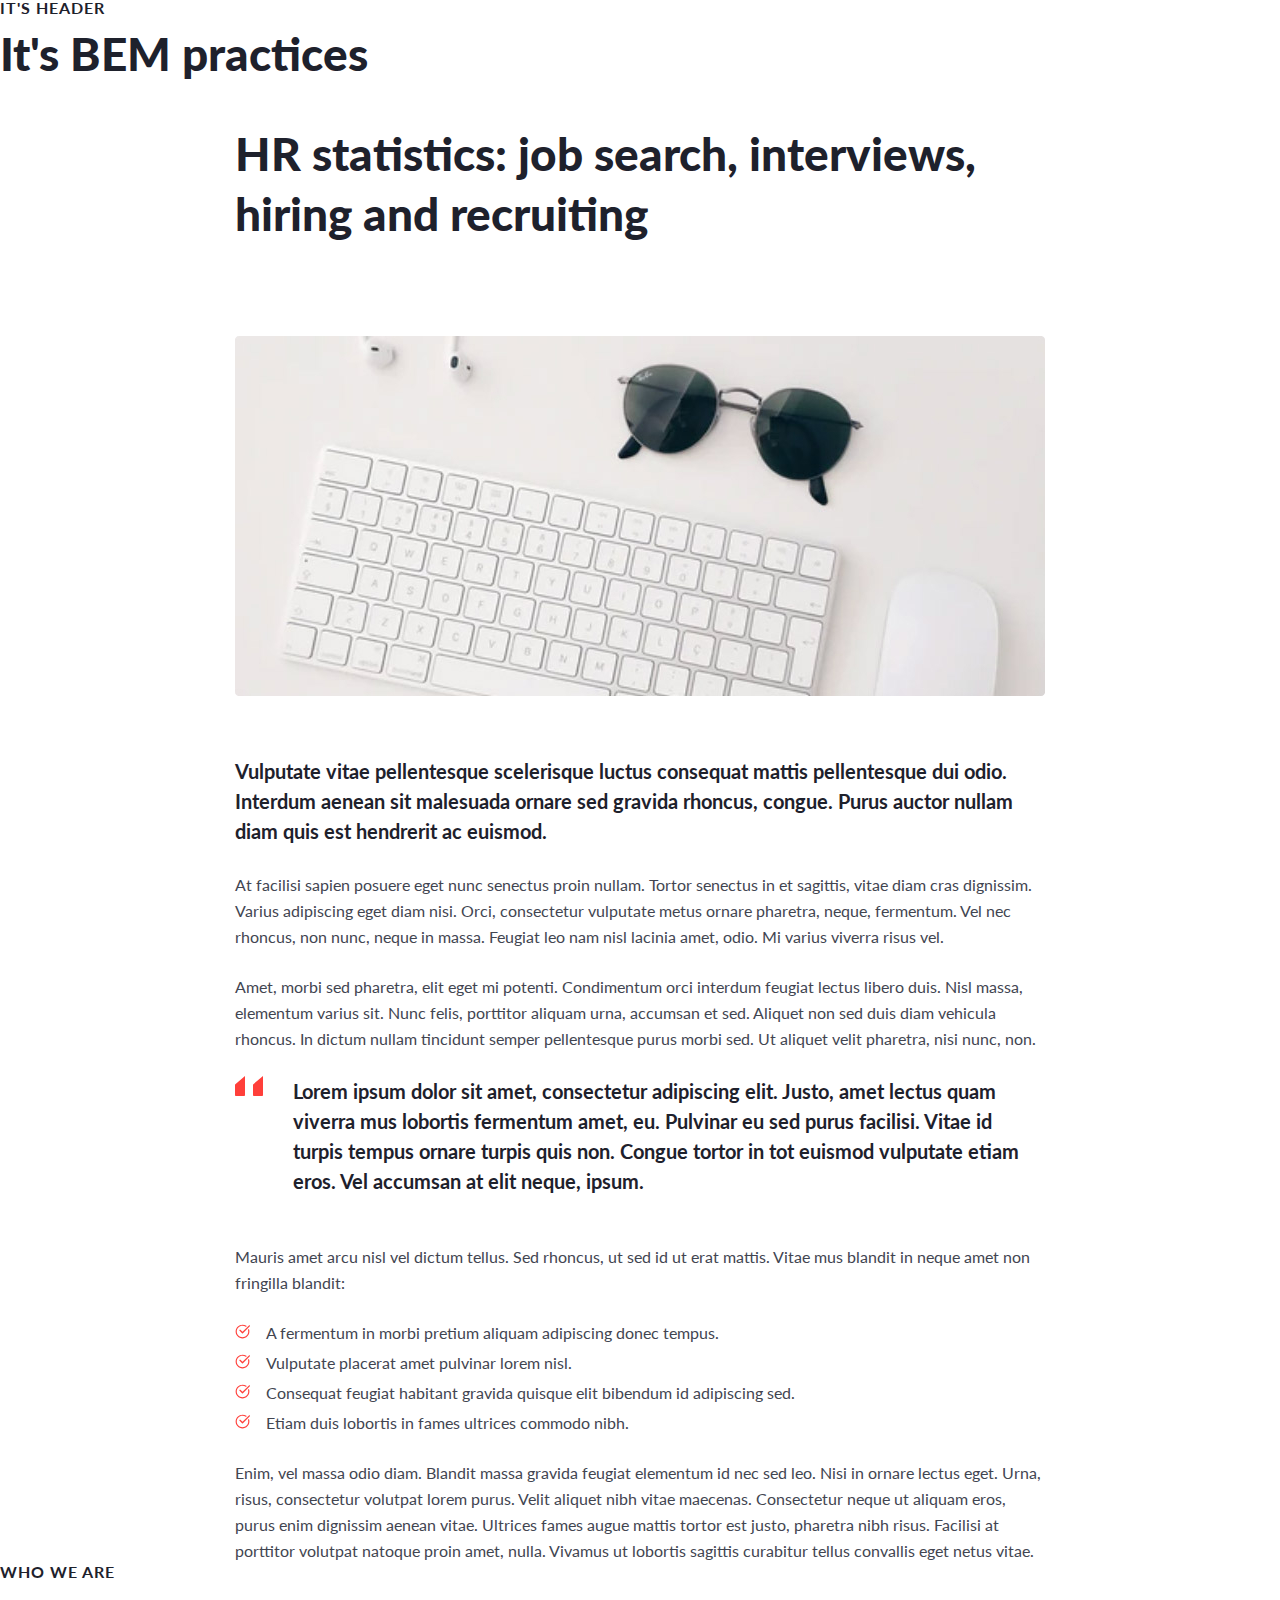
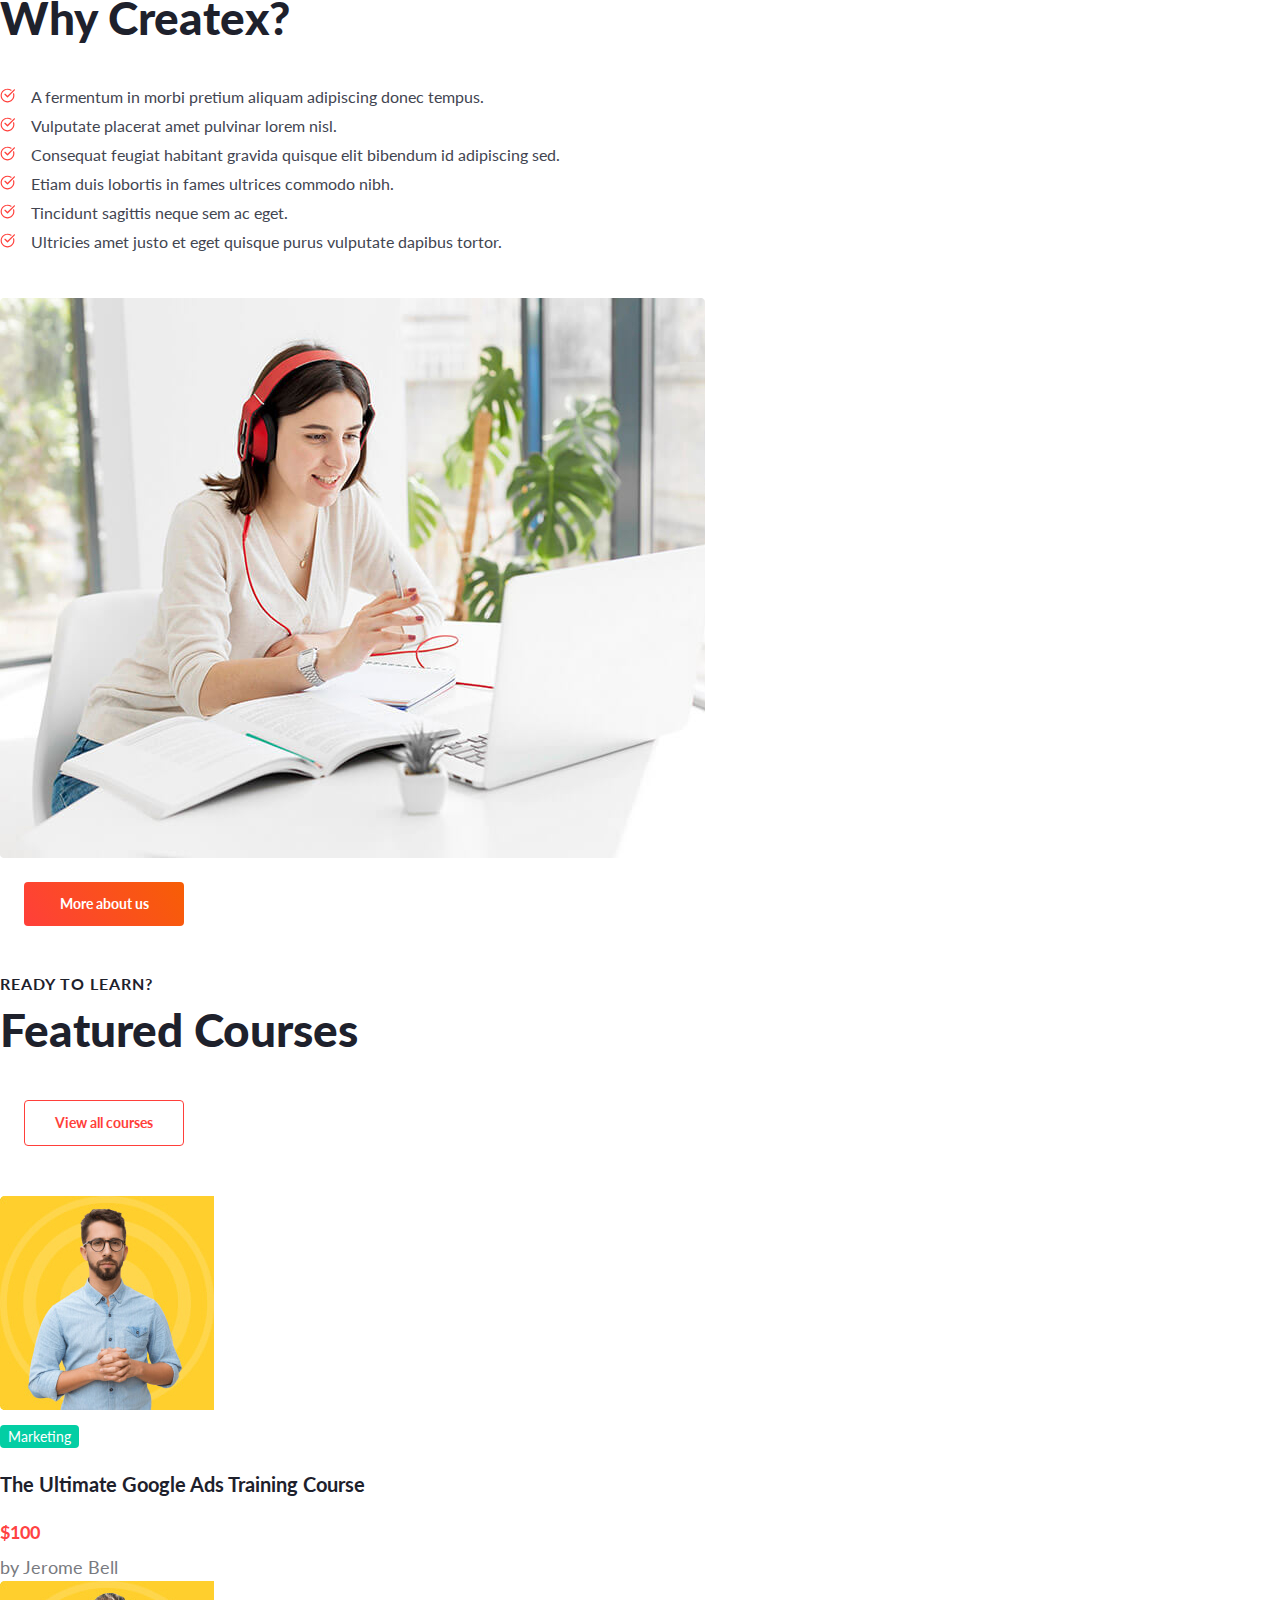
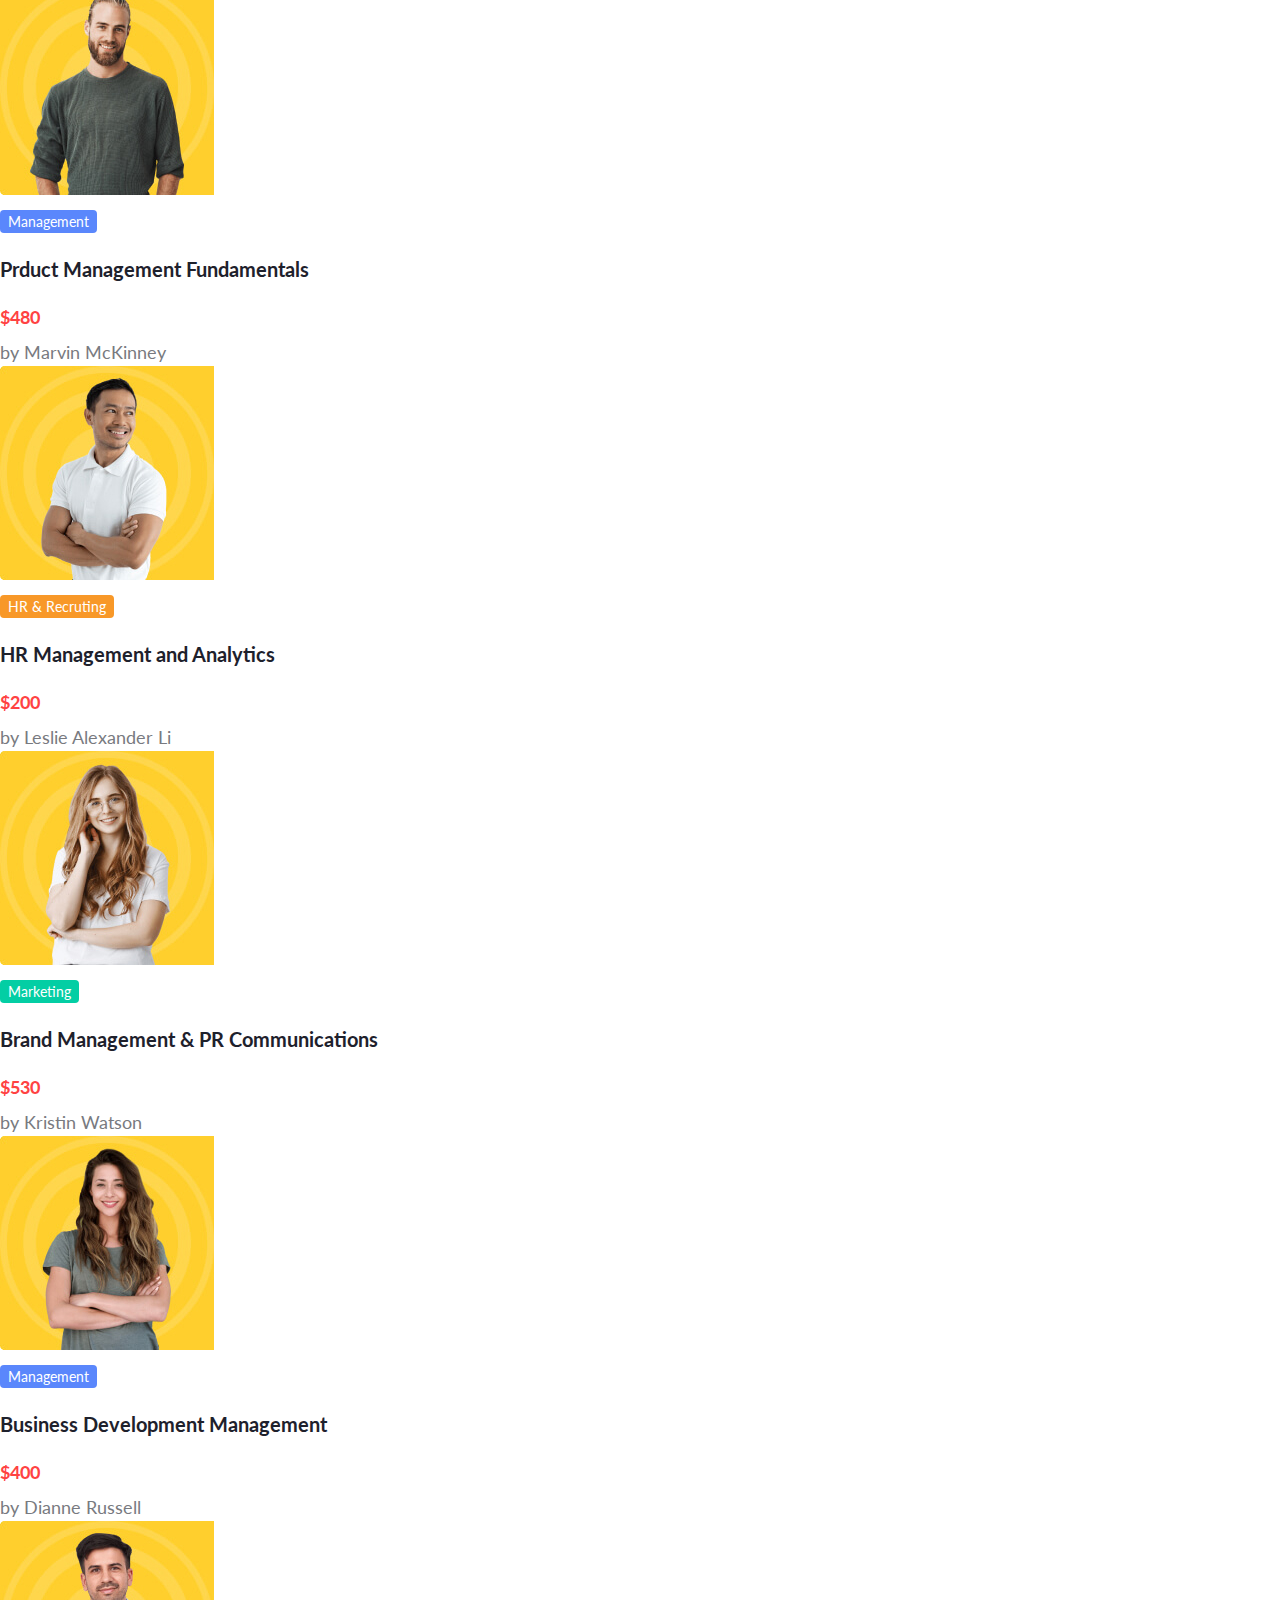
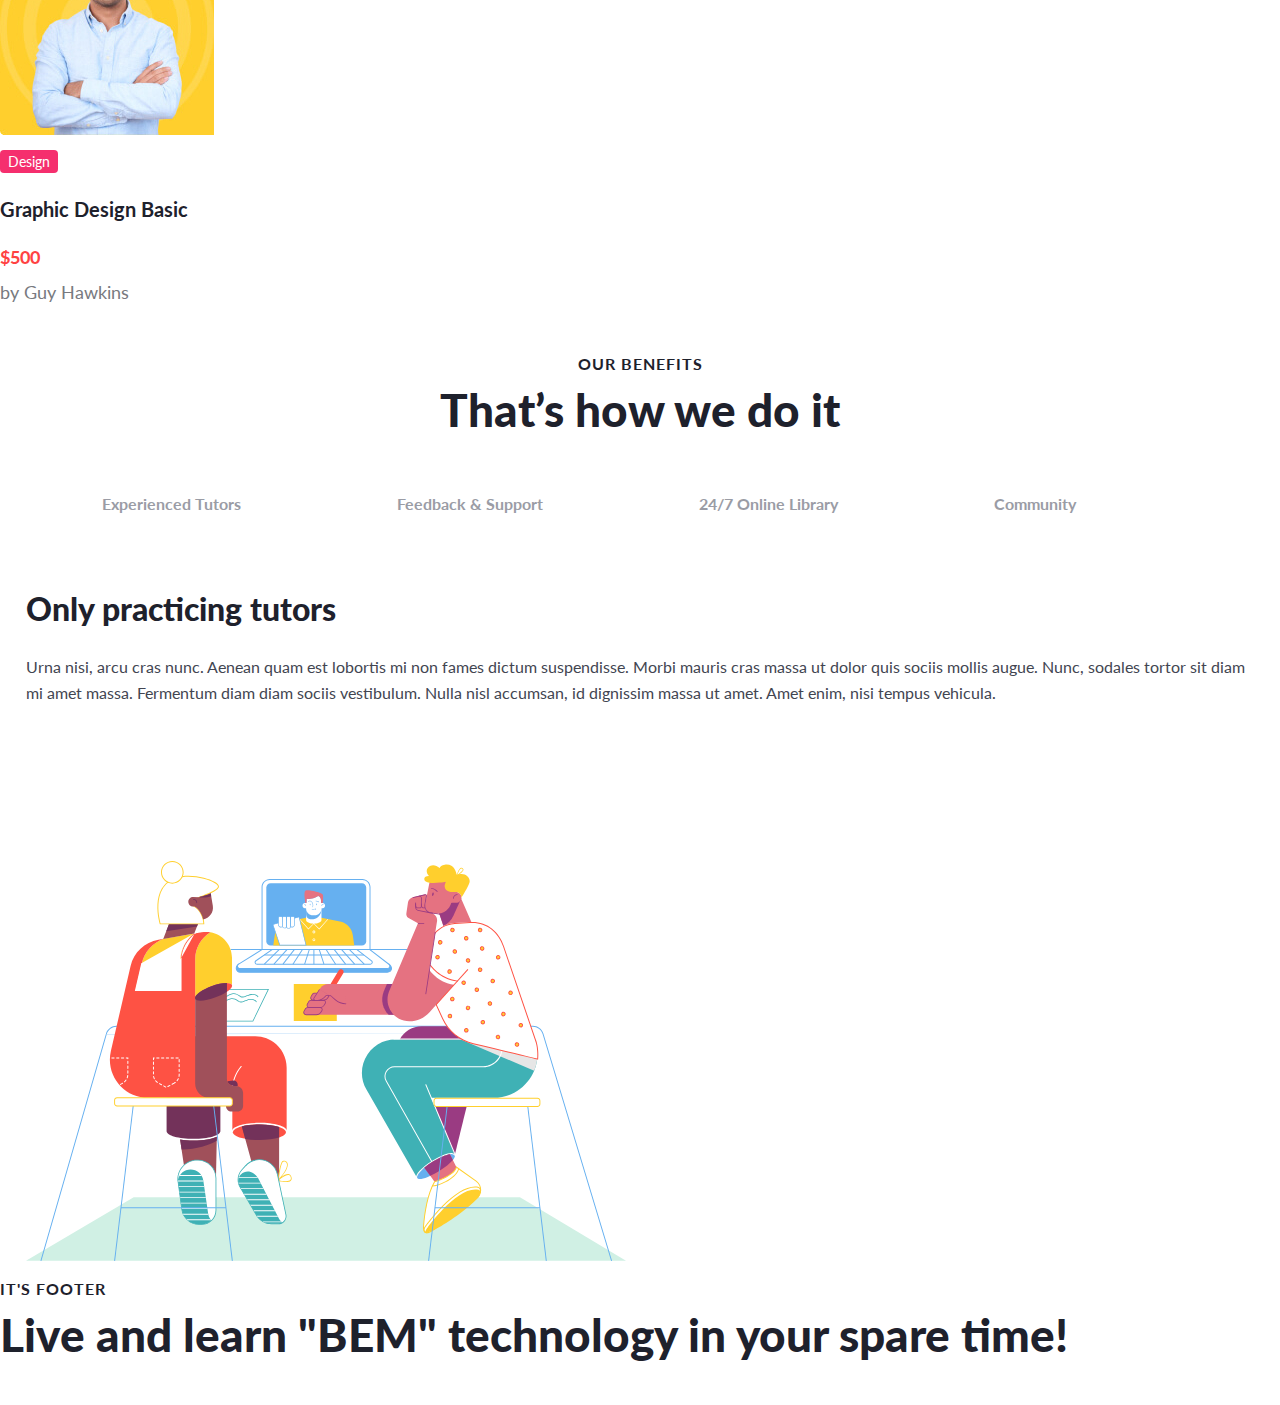
<file: lesson10/index.html>
<!DOCTYPE html>
<html lang="en">

<head>
    <meta charset="UTF-8">
    <meta name="viewport" content="width=device-width, initial-scale=1.0">
    <title>Document</title>
    <link rel="stylesheet" href="css/style.css">
</head>

<body>
    <header class="header">
        <div class="header__title-group title-group">
            <h6 class="title-group__subtitle">It's header</h6>
            <h2 class="title-group__title">It's BEM practices</h2>
        </div>
    </header>
    <main class="page">
        <div class="page__main-first main-first">
            <div class="main-first__container">
                <h1 class="main-first__title">HR statistics: job search, interviews, hiring and recruiting</h1>
                <div class="main-first__image">
                    <img src="img/content/keyboard.jpg" alt="photo of keybord">
                </div>
                <div class="main-first__highlight-text">
                    <p>Vulputate vitae pellentesque scelerisque luctus consequat mattis pellentesque dui odio. Interdum
                        aenean sit malesuada ornare sed gravida rhoncus, congue. Purus auctor nullam diam quis est
                        hendrerit
                        ac euismod. </p>
                </div>
                <div class="main-first__content">
                    <div class="main-first__text">
                        <p>At facilisi sapien posuere eget nunc senectus proin nullam. Tortor senectus in et sagittis,
                            vitae
                            diam cras dignissim. Varius adipiscing eget diam nisi. Orci, consectetur vulputate metus
                            ornare
                            pharetra, neque, fermentum. Vel nec rhoncus, non nunc, neque in massa. Feugiat leo nam nisl
                            lacinia amet, odio. Mi varius viverra risus vel.</p>
                        <p>Amet, morbi sed pharetra, elit eget mi potenti. Condimentum orci interdum feugiat lectus
                            libero
                            duis. Nisl massa, elementum varius sit. Nunc felis, porttitor aliquam urna, accumsan et sed.
                            Aliquet non sed duis diam vehicula rhoncus. In dictum nullam tincidunt semper pellentesque
                            purus
                            morbi sed. Ut aliquet velit pharetra, nisi nunc, non.
                        </p>
                    </div>
                    <div class="main-first__quote">
                        <blockquote>Lorem ipsum dolor sit amet, consectetur adipiscing elit. Justo, amet lectus quam
                            viverra
                            mus lobortis fermentum amet, eu. Pulvinar eu sed purus facilisi. Vitae id turpis tempus
                            ornare
                            turpis quis non. Congue tortor in tot euismod vulputate etiam eros. Vel accumsan at elit
                            neque,
                            ipsum.</blockquote>
                    </div>
                    <div class="main-first__text">
                        <p>Mauris amet arcu nisl vel dictum tellus. Sed rhoncus, ut sed id ut erat mattis. Vitae mus
                            blandit
                            in neque amet non fringilla blandit:</p>
                    </div>
                    <div class="main-first__list">
                        <ul>
                            <li>A fermentum in morbi pretium aliquam adipiscing donec tempus.</li>
                            <li>Vulputate placerat amet pulvinar lorem nisl.</li>
                            <li>Consequat feugiat habitant gravida quisque elit bibendum id adipiscing sed.</li>
                            <li>Etiam duis lobortis in fames ultrices commodo nibh.</li>
                        </ul>
                    </div>
                    <div class="main-first__text main-first__text--no-margin">
                        <p>Enim, vel massa odio diam. Blandit massa gravida feugiat elementum id nec sed leo. Nisi in
                            ornare
                            lectus eget. Urna, risus, consectetur volutpat lorem purus. Velit aliquet nibh vitae
                            maecenas.
                            Consectetur neque ut aliquam eros, purus enim dignissim aenean vitae. Ultrices fames augue
                            mattis tortor est justo, pharetra nibh risus. Facilisi at porttitor volutpat natoque proin
                            amet,
                            nulla. Vivamus ut lobortis sagittis curabitur tellus convallis eget netus vitae.</p>
                    </div>
                </div>
            </div>
        </div>
        <div class="page__main-second main-second">
            <div class="main-second__who-we-are who-we-are">
                <div class="who-we-are__title-group title-group">
                    <h6 class="title-group__subtitle">Who we are</h6>
                    <h2 class="title-group__title">Why Createx?</h2>
                </div>
                <ul class="who-we-are__list">
                    <li class="who-we-are__item">A fermentum in morbi pretium aliquam adipiscing donec tempus.</li>
                    <li class="who-we-are__item">Vulputate placerat amet pulvinar lorem nisl.</li>
                    <li class="who-we-are__item">Consequat feugiat habitant gravida quisque elit bibendum id adipiscing
                        sed.</li>
                    <li class="who-we-are__item">Etiam duis lobortis in fames ultrices commodo nibh.</li>
                    <li class="who-we-are__item">Tincidunt sagittis neque sem ac eget.</li>
                    <li class="who-we-are__item">Ultricies amet justo et eget quisque purus vulputate dapibus tortor.
                    </li>
                </ul>
                <div class="who-we-are__image">
                    <img src="img/content/girl.jpg" alt="photo of girl">
                </div>
                <a class="who-we-are__button button" href="#">
                    <div class="button__text">More about us</div>
                </a>
            </div>
            <div class="main-second__courses courses">
                <div class="courses__title-group title-group">
                    <h6 class="title-group__subtitle">Ready to learn?</h6>
                    <h2 class="title-group__title">Featured Courses</h2>
                </div>
                <a class="courses__white-button white-button" href="#">
                    <div class="white-button__text">View all courses</div>
                </a>
                <div class="courses__cards">
                    <div class="courses__course-item course-item">
                        <div class="course-item__image">
                            <img src="img/content/jerome.jpg" alt="photo of jerome">
                        </div>
                        <div class="course-item__subject">Marketing</div>
                        <h3 class="course-item__title">The Ultimate Google Ads Training Course</h3>
                        <div class="course-item__price">$100</div>
                        <div class="course-item__teacher">by Jerome Bell</div>
                    </div>
                    <div class="courses__course-item course-item">
                        <div class="course-item__image">
                            <img src="img/content/marvin.jpg" alt="photo of marvin">
                        </div>
                        <div class="course-item__subject course-item__subject--blue">Management</div>
                        <h3 class="course-item__title">Prduct Management Fundamentals</h3>
                        <div class="course-item__price">$480</div>
                        <div class="course-item__teacher">by Marvin McKinney</div>
                    </div>
                    <div class="courses__course-item course-item">
                        <div class="course-item__image">
                            <img src="img/content/li.jpg" alt="photo of li">
                        </div>
                        <div class="course-item__subject course-item__subject--orange">HR & Recruting</div>
                        <h3 class="course-item__title">HR Management and Analytics</h3>
                        <div class="course-item__price">$200</div>
                        <div class="course-item__teacher">by Leslie Alexander Li</div>
                    </div>
                    <div class="courses__course-item course-item">
                        <div class="course-item__image">
                            <img src="img/content/Kristin.jpg" alt="photo of Kristin">
                        </div>
                        <div class="course-item__subject">Marketing</div>
                        <h3 class="course-item__title">Brand Management & PR Communications</h3>
                        <div class="course-item__price">$530</div>
                        <div class="course-item__teacher">by Kristin Watson</div>
                    </div>
                    <div class="courses__course-item course-item">
                        <div class="course-item__image">
                            <img src="img/content/diane.jpg" alt="photo of diane">
                        </div>
                        <div class="course-item__subject course-item__subject--blue">Management</div>
                        <h3 class="course-item__title">Business Development Management</h3>
                        <div class="course-item__price">$400</div>
                        <div class="course-item__teacher">by Dianne Russell</div>
                    </div>
                    <div class="courses__course-item course-item">
                        <div class="course-item__image">
                            <img src="img/content/guy.jpg" alt="photo of guy">
                        </div>
                        <div class="course-item__subject course-item__subject--pink">Design</div>
                        <h3 class="course-item__title">Graphic Design Basic</h3>
                        <div class="course-item__price">$500</div>
                        <div class="course-item__teacher">by Guy Hawkins</div>
                    </div>

                </div>
            </div>
            <div class="main-second__benefits benefits">
                <div class="benefits__title-group title-group title-group--center">
                    <h6 class="title-group__subtitle ">Our benefits</h6>
                    <h2 class="title-group__title">That’s how we do it</h2>
                </div>
                <div class="benefits__container">
                    <a class="benefits__button" href="#">
                        <div class="benefits__label">Experienced Tutors</div>
                    </a>
                    <a class="benefits__button" href="#">
                        <div class="benefits__label">Feedback & Support</div>
                    </a>
                    <a class="benefits__button" href="#">
                        <div class="benefits__label">24/7 Online Library</div>
                    </a>
                    <a class="benefits__button" href="#">
                        <div class="benefits__label">Community</div>
                    </a>
                    <!-- </div> -->
                    <h2 class="benefits__title">Only practicing tutors</h2>
                    <div class="benefits__text">Urna nisi, arcu cras nunc. Aenean quam est lobortis mi non fames dictum
                        suspendisse. Morbi mauris cras massa ut dolor quis sociis mollis augue. Nunc, sodales tortor sit
                        diam mi amet massa. Fermentum diam diam sociis vestibulum. Nulla nisl accumsan, id dignissim
                        massa ut amet. Amet enim, nisi tempus vehicula.</div>
                    <div class="benefits__illustration">
                        <img src="img/content/illustration.svg" alt="picture of two people with computer">
                    </div>
                </div>
            </div>
        </div>

    </main>
    <footer class="footer">
        <div class="footer__title-group title-group">
            <h6 class="title-group__subtitle">It's footer</h6>
            <h2 class="title-group__title">Live and learn "BEM" technology in your spare time!</h2>
        </div>
    </footer>

</body>

</html>
</file>
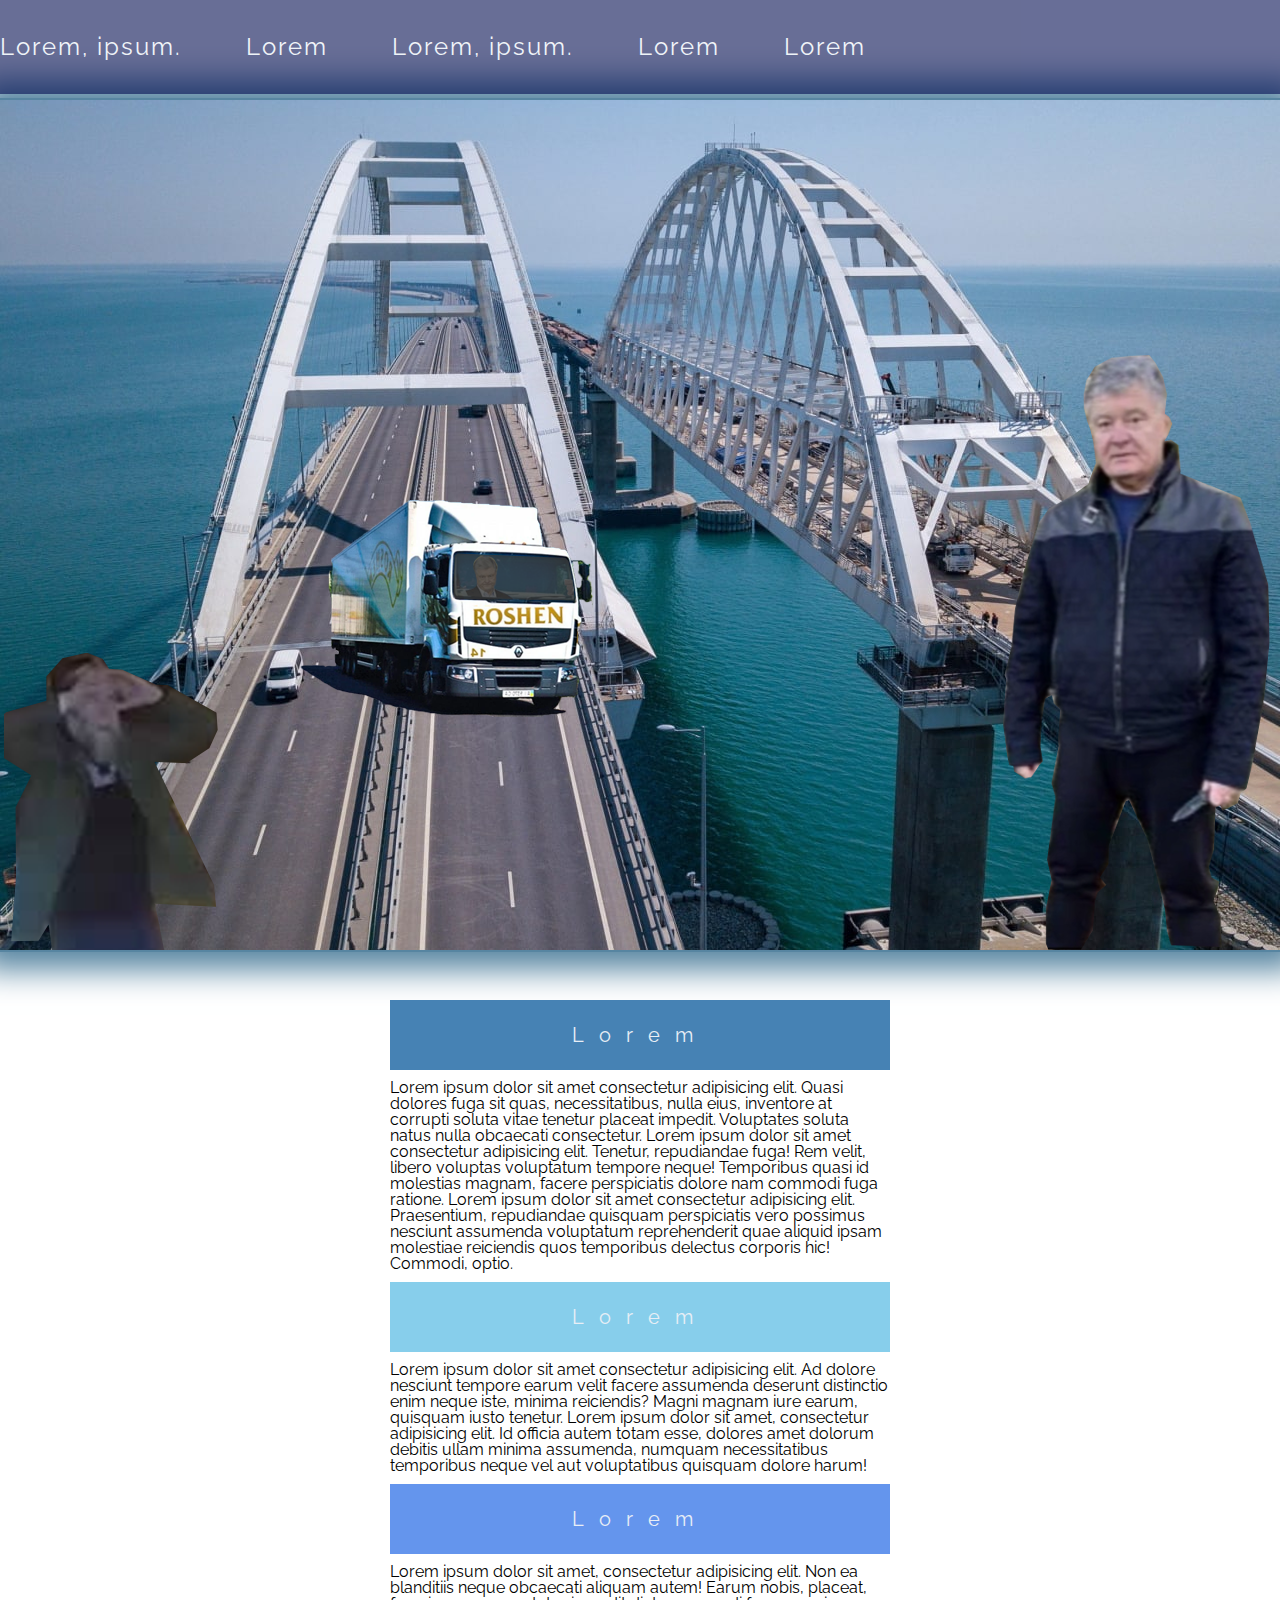
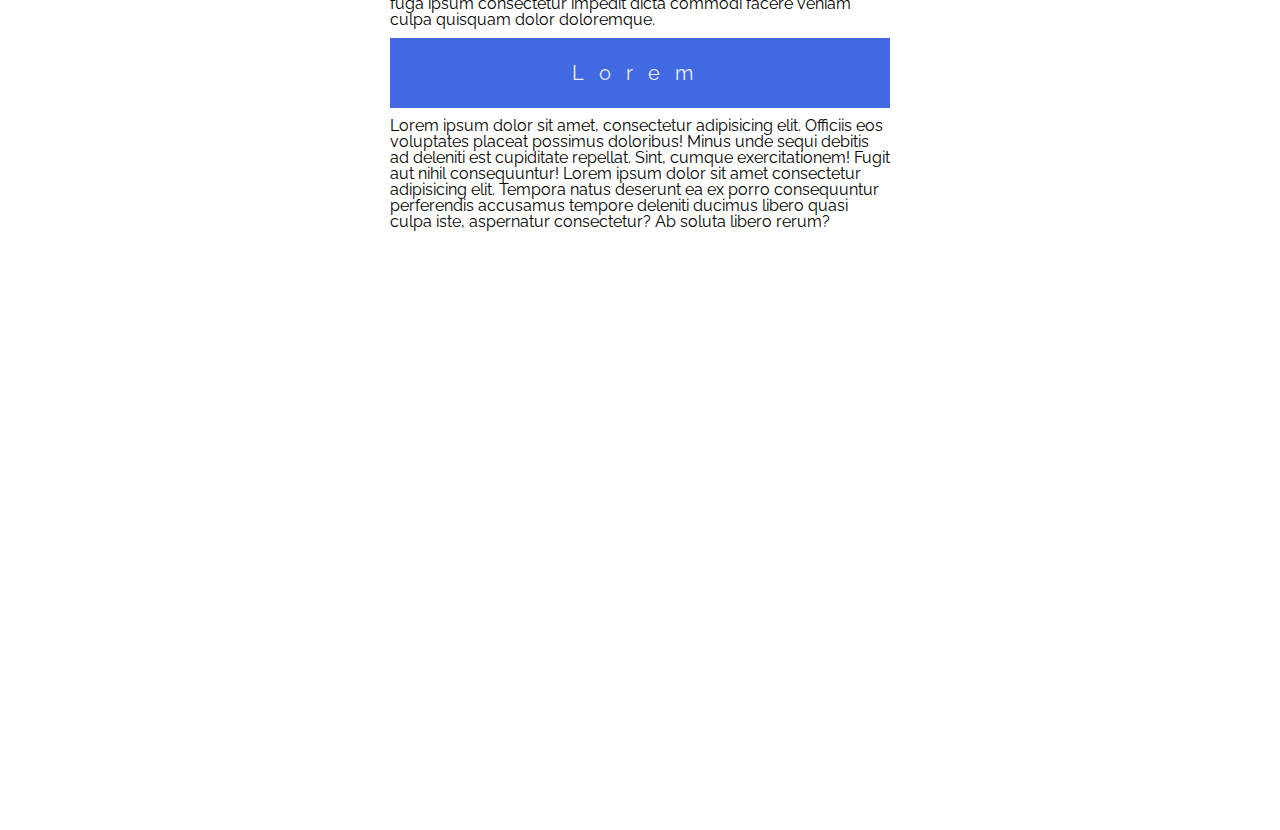
<file: lesson11/index.html>
<!DOCTYPE html>
<html lang="en">

<head>
    <meta charset="UTF-8">
    <meta name="viewport" content="width=device-width, initial-scale=1.0">
    <title>Lesson11</title>
    <link rel="stylesheet" href="css/style.css">
</head>

<body>
    <div class="wrapper">
        <header class="header">
            <div class="header__container">
                <ul class="header__menu menu">
                    <li class="menu__item"> <a href="#" class="menu__link"> Lorem, ipsum.</a></li>
                    <li class="menu__item"><a href="#" class="menu__link">Lorem</a></li>
                    <li class="menu__item"><a href="#" class="menu__link">Lorem, ipsum.</a>
                        <ul class="sub-menu">
                            <li class="sub-menu__item"><a href="#" class="sub-menu__link">sub-menu</a></li>
                            <li class="sub-menu__item"><a href="#" class="sub-menu__link">sub-menu</a> </li>
                            <li class="sub-menu__item"><a href="#" class="sub-menu__link">sub-menu</a></li>
                            <li class="sub-menu__item"><a href="#" class="sub-menu__link">sub-menu</a></li>
                        </ul>
                    </li>
                    <li class="menu__item"><a href="#" class="menu__link">Lorem</a></li>
                    <li class="menu__item"><a href="#" class="menu__link">Lorem</a></li>
                </ul>
            </div>
        </header>
        <main class="page">
            <div class="page__bridge">
                <div class="page__car car">
                    <div class="car__container">
                        <div class="car__truck">
                            <img src="img/content/car.png" alt="photo of the best car">
                        </div>
                        <div class="car__explosion">
                            <img src="img/content/explosion.png" alt="photo of explosion">
                        </div>
                        <div class="car__toner">
                            <img src="img/content/toner.png" alt="toner of car">
                        </div>
                        <div class="car__driver">
                            <img src="img/content/driver.png" alt="photo of the best driver">
                        </div>
                    </div>
                    <div class="car__dugin">
                        <img src="img/content/dugin.png" alt="photo of dugin">
                    </div>
                    <div class="car__poroshenko poroshenko">
                        <div class="poroshenko__body"><img src="img/content/rishennya.png" alt="photo of poroshenko">
                        </div>
                        <div class="poroshenko__smile"> <img src="img/content/smile.png" alt="picture of smile"> </div>
                    </div>

                </div>
            </div>
        </main>
        <footer class="footer">
            <div class="footer__container">
                <div class="footer__practice practice">
                    <div class="pracrice__block practice__block--steelblue">Lorem</div>
                    <p>Lorem ipsum dolor sit amet consectetur adipisicing elit. Quasi dolores fuga sit quas, necessitatibus, nulla eius, inventore at corrupti soluta vitae tenetur placeat impedit. Voluptates soluta natus nulla obcaecati consectetur. Lorem ipsum dolor sit amet consectetur adipisicing elit. Tenetur, repudiandae fuga! Rem velit, libero voluptas voluptatum tempore neque! Temporibus quasi id molestias magnam, facere perspiciatis dolore nam commodi fuga ratione. Lorem ipsum dolor sit amet consectetur adipisicing elit. Praesentium, repudiandae quisquam perspiciatis vero possimus nesciunt assumenda voluptatum reprehenderit quae aliquid ipsam molestiae reiciendis quos temporibus delectus corporis hic! Commodi, optio.</p>
                    <div class="pracrice__block practice__block--skyblue">Lorem</div>
                    <p>Lorem ipsum dolor sit amet consectetur adipisicing elit. Ad dolore nesciunt tempore earum velit facere assumenda deserunt distinctio enim neque iste, minima reiciendis? Magni magnam iure earum, quisquam iusto tenetur. Lorem ipsum dolor sit amet, consectetur adipisicing elit. Id officia autem totam esse, dolores amet dolorum debitis ullam minima assumenda, numquam necessitatibus temporibus neque vel aut voluptatibus quisquam dolore harum!</p>
                    <div class="pracrice__block practice__block--cornflowerblue">Lorem</div>
                    <p>Lorem ipsum dolor sit amet, consectetur adipisicing elit. Non ea blanditiis neque obcaecati aliquam autem! Earum nobis, placeat, fuga ipsum consectetur impedit dicta commodi facere veniam culpa quisquam dolor doloremque.</p>
                    <div class="pracrice__block practice__block--royalblue">Lorem</div>
                    Lorem ipsum dolor sit amet, consectetur adipisicing elit. Officiis eos voluptates placeat possimus doloribus! Minus unde sequi debitis ad deleniti est cupiditate repellat. Sint, cumque exercitationem! Fugit aut nihil consequuntur! Lorem ipsum dolor sit amet consectetur adipisicing elit. Tempora natus deserunt ea ex porro consequuntur perferendis accusamus tempore deleniti ducimus libero quasi culpa iste, aspernatur consectetur? Ab soluta libero rerum?
                </div>
            </div>
        </footer>
    </div>
</body>

</html>
</file>
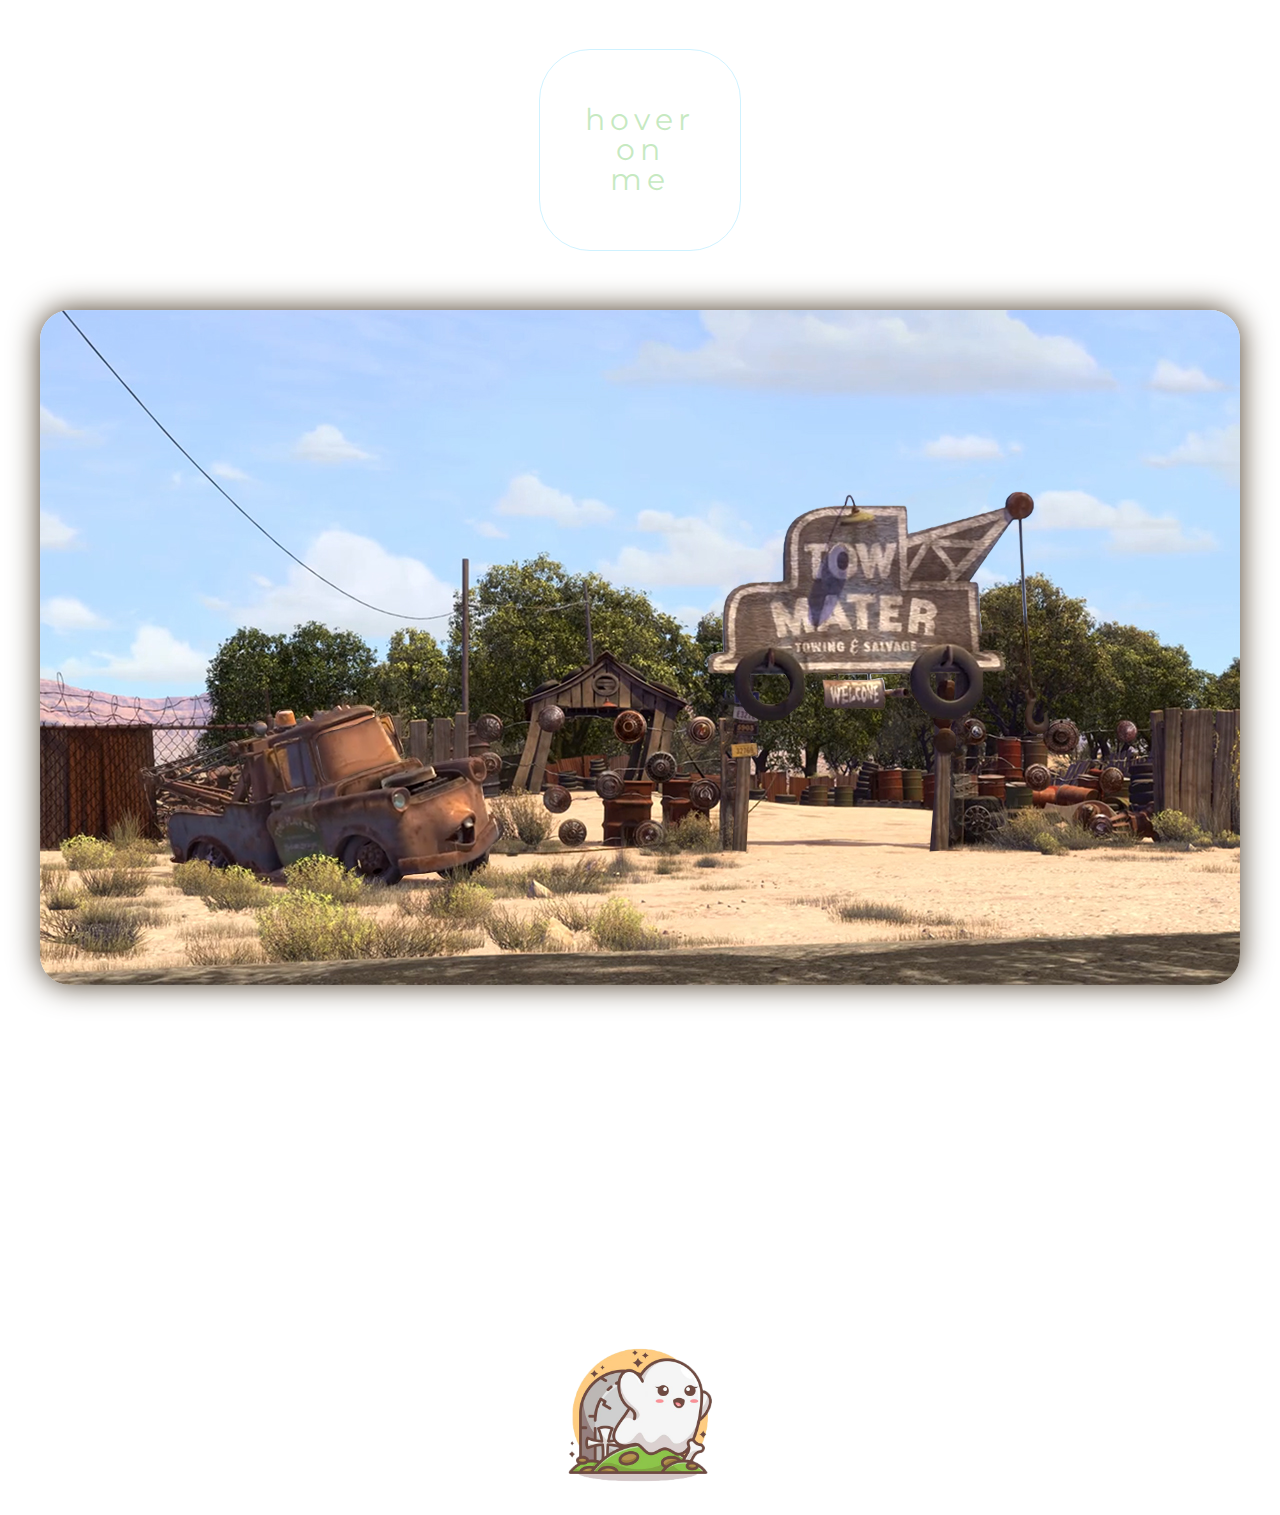
<file: lesson13/index.html>
<!DOCTYPE html>
<html lang="en">
<head>
    <meta charset="UTF-8">
    <meta name="viewport" content="width=device-width, initial-scale=1.0">
    <title>Lesson13</title>
    <link rel="stylesheet" href="css/style.css">
</head>
<body>
    <div class="wrapper">
        <header class="header">
            <div class="header__ghost ghost">
                <div class="ghost__content">
                    <img src="img/ghost.png" alt="photo og cuite ghost">
                </div>
            </div>
        </header>
        <main>
            <div class="main">
                <div class="main__container">
                
                    <div class="main__cars cars">
                        <div class="cars__metter">
                            <img src="img/metter.png" alt="photo of Metter">
                        </div>
                        <div class="cars__blink">
                            <img src="img/meter-blim.png" alt="photo of metter`s eyelied">
                        </div>
                        <div class="cars__banner banner">
                            <div class="banner__body">
                                <img src="img/banner.png" alt="photo of banner">
                            </div>
                            <div class="banner__left-support">
                                <img src="img/left-support.png" alt="photo of left support">
                            </div>
                            <div class="banner__right-support">
                                <img src="img/right-support.png" alt="photo of rigth support">
                            </div>

                        </div>
                        <div class="cars__sheriff sheriff">
                            <div class="sheriff-body">
                                <img src="img/sheriff.png" alt="photo of sheriff">
                            </div>
                            <div class="sheriff-light">
                                <img src="img/light.png" alt="photo of red light">
                            </div>
                        </div>

                    </div>
                </div>
            </div>
        </main>
        <footer class="footer">
            <div class="footer__container">
                <div class="footer__content">
                    <h2 class="footer__title">Lorem ipsum dolor sit amet.</h2>
                    <p class="footer__text">Lorem ipsum dolor sit, amet consectetur adipisicing elit. Debitis asperiores temporibus delectus illo. Totam assumenda inventore ducimus nesciunt deserunt unde at pariatur laboriosam similique! Reprehenderit earum architecto laboriosam harum est!</p>
                    <div class="footer__image">
                        <img src="img/ghost.png" alt="photo og cuite ghost">
                    </div>
                </div>
            </div>
        </footer>
    </div>
</body>
</html>
</file>
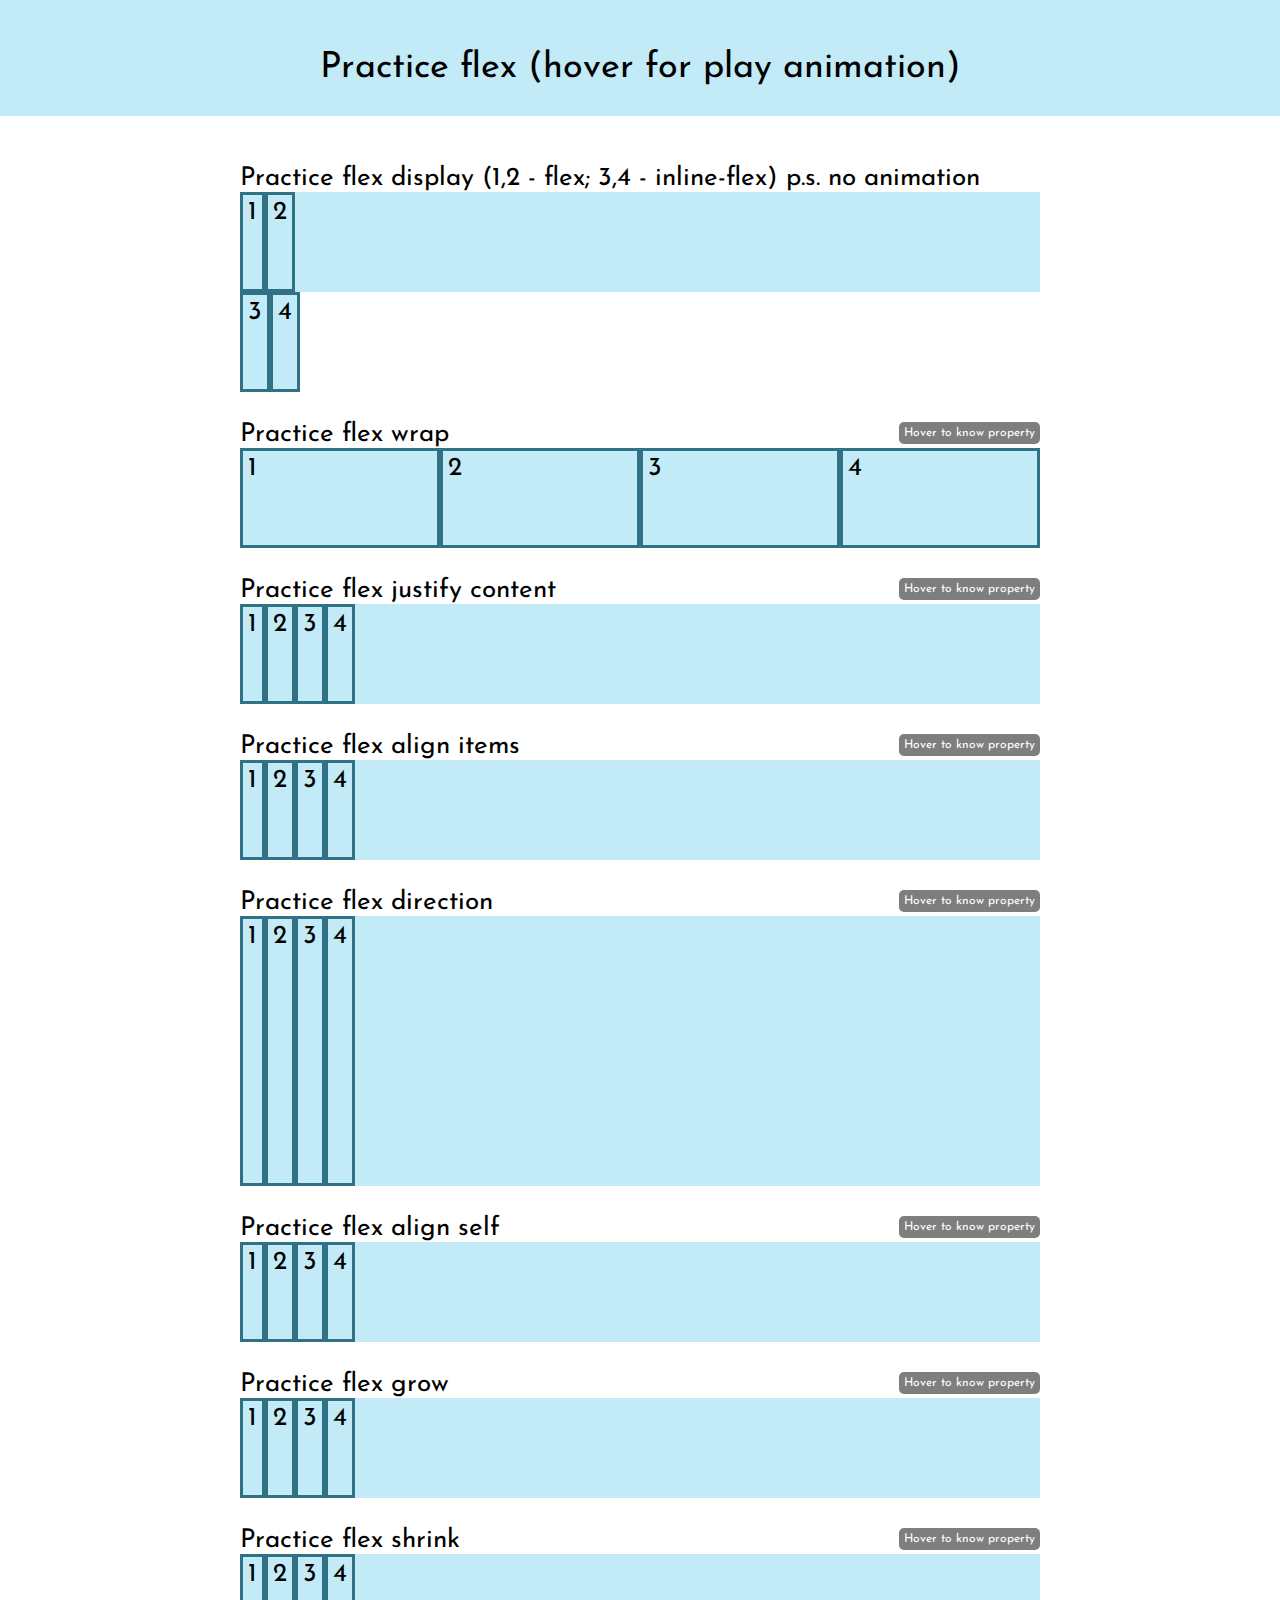
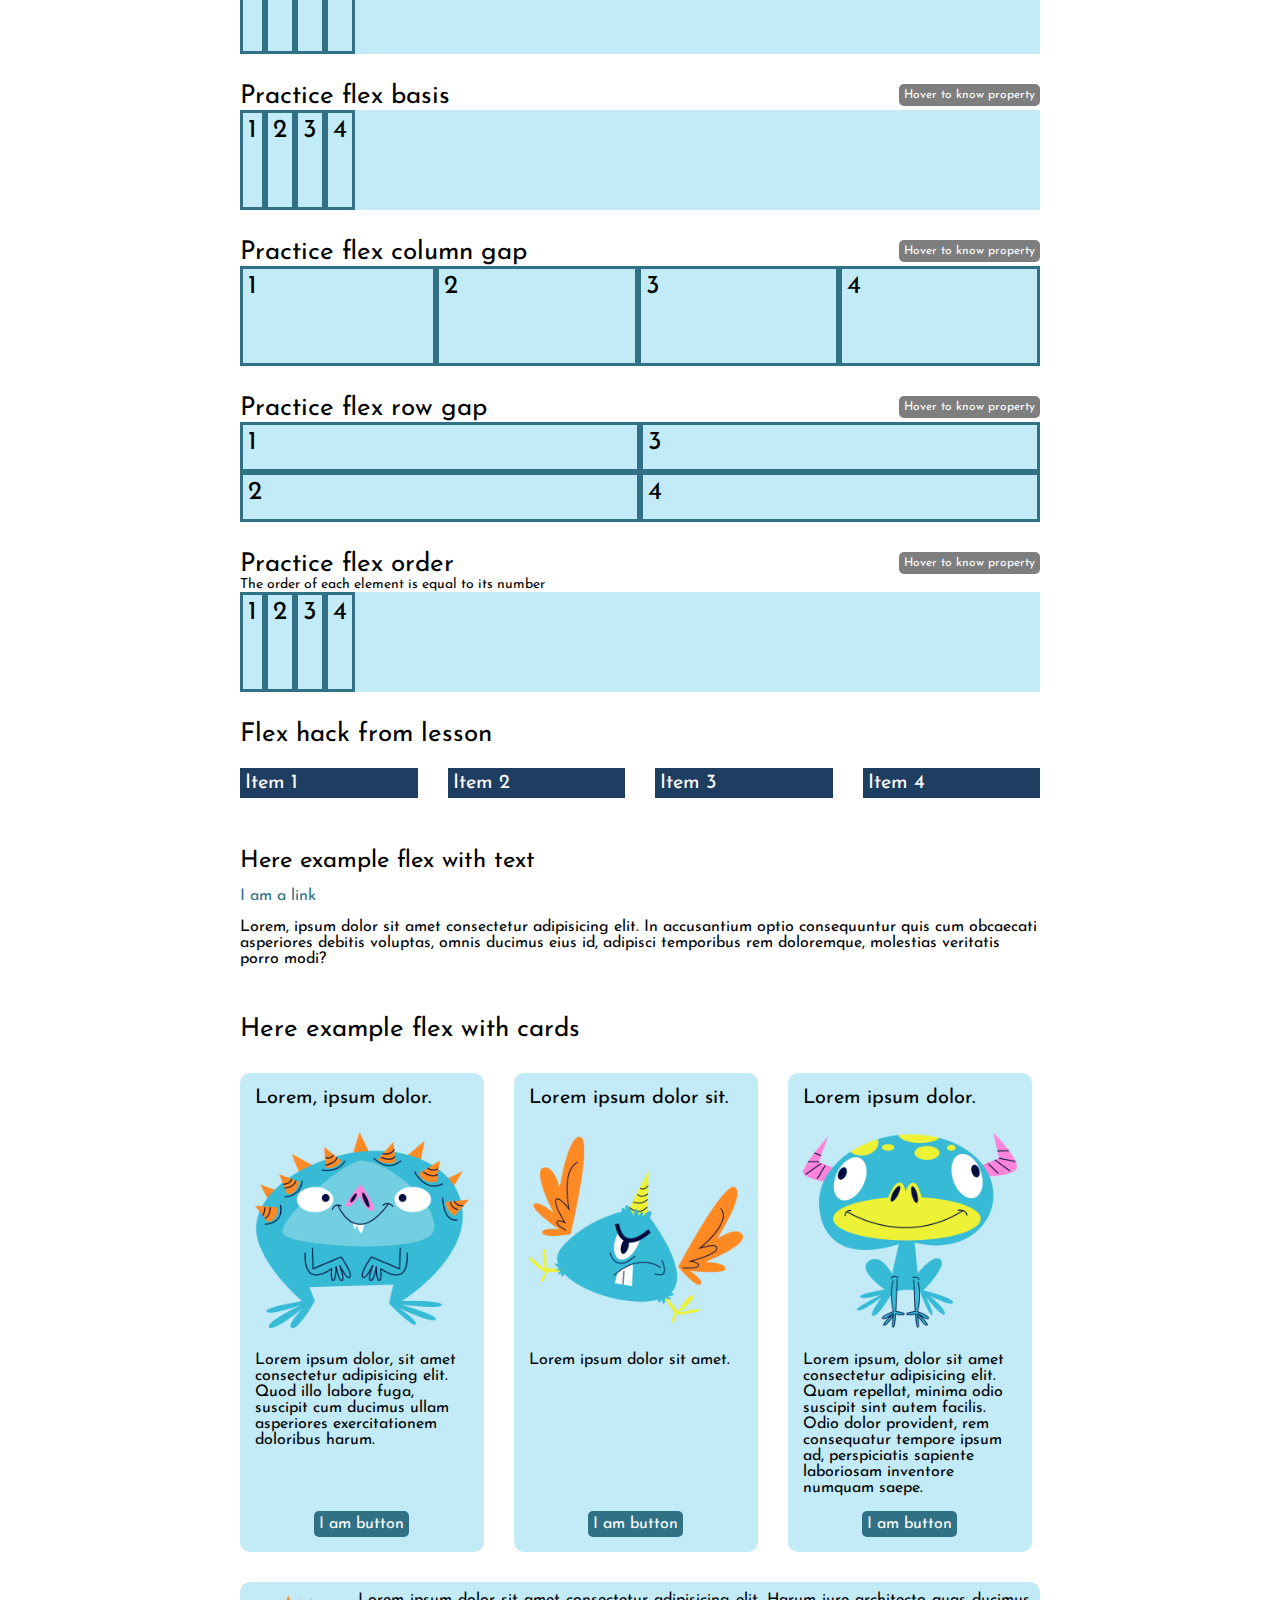
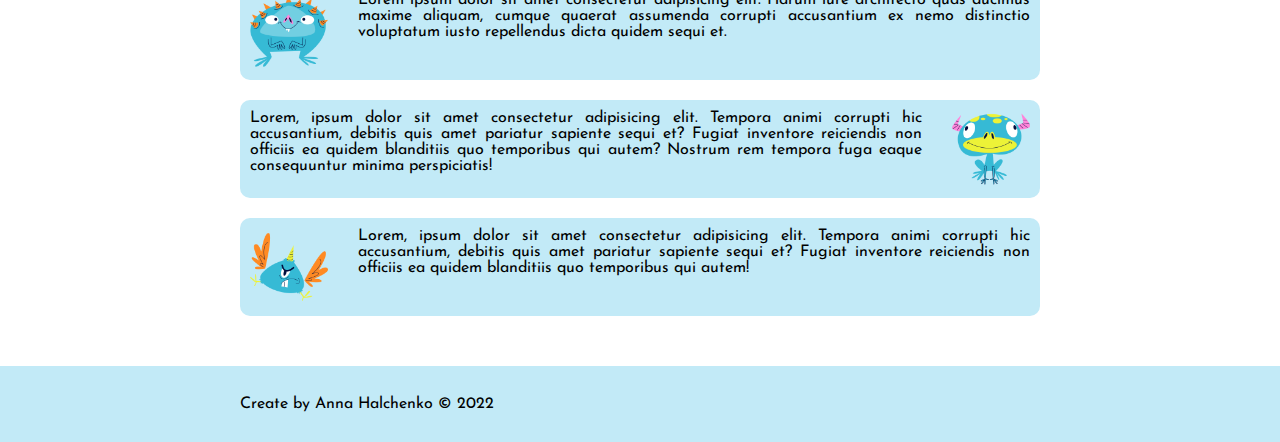
<file: lesson14/index.html>
<!DOCTYPE html>
<html lang="en">
	<head>
		<meta charset="UTF-8" />
		<meta http-equiv="X-UA-Compatible" content="IE=edge" />
		<meta name="viewport" content="width=device-width, initial-scale=1.0" />
		<link rel="stylesheet" href="css/style.css" />
		<title>Document</title>
	</head>
	<body>
		<div class="wrapper">
			<header class="header">
				<h1 class="header__title">Practice flex (hover for play animation)</h1>
			</header>
			<main class="page">
				<div class="page__container">
					<div class="page__flex-trainer-block flex-trainer-block">
						<h2 class="flex-trainer-block__title flex-trainer-block__title--no-property">Practice flex display (1,2 - flex; 3,4 - inline-flex) p.s. no animation</h2>
						<div class="flex-trainer-block__items flex-trainer-block__items--display-flex">
							<div class="flex-trainer-block__item">1</div>
							<div class="flex-trainer-block__item">2</div>
						</div>
						<div class="flex-trainer-block__items flex-trainer-block__items--display-inline-flex">
							<div class="flex-trainer-block__item">3</div>
							<div class="flex-trainer-block__item">4</div>
						</div>
					</div>
					<div class="page__flex-trainer-block flex-trainer-block flex-trainer-block--wrap">
						<h2 class="flex-trainer-block__title">Practice flex wrap</h2>
						<div class="flex-trainer-block__items flex-trainer-block__items">
							<div class="flex-trainer-block__item flex-trainer-block__item--more-width">1</div>
							<div class="flex-trainer-block__item flex-trainer-block__item--more-width">2</div>
							<div class="flex-trainer-block__item flex-trainer-block__item--more-width">3</div>
							<div class="flex-trainer-block__item flex-trainer-block__item--more-width">4</div>
						</div>
					</div>
					<div class="page__flex-trainer-block flex-trainer-block--justify-content">
						<h2 class="flex-trainer-block__title">Practice flex justify content</h2>
						<div class="flex-trainer-block__items flex-trainer-block__items">
							<div class="flex-trainer-block__item">1</div>
							<div class="flex-trainer-block__item">2</div>
							<div class="flex-trainer-block__item">3</div>
							<div class="flex-trainer-block__item">4</div>
						</div>
					</div>
					<div class="page__flex-trainer-block flex-trainer-block flex-trainer-block--align-items">
						<h2 class="flex-trainer-block__title">Practice flex align items</h2>
						<div class="flex-trainer-block__items">
							<div class="flex-trainer-block__item">1</div>
							<div class="flex-trainer-block__item">2</div>
							<div class="flex-trainer-block__item">3</div>
							<div class="flex-trainer-block__item">4</div>
						</div>
					</div>
					<div class="page__flex-trainer-block flex-trainer-block flex-trainer-block--flex-direction">
						<h2 class="flex-trainer-block__title">Practice flex direction</h2>
						<div class="flex-trainer-block__items">
							<div class="flex-trainer-block__item">1</div>
							<div class="flex-trainer-block__item">2</div>
							<div class="flex-trainer-block__item">3</div>
							<div class="flex-trainer-block__item">4</div>
						</div>
					</div>
					<div class="page__flex-trainer-block flex-trainer-block flex-trainer-block--align-self">
						<h2 class="flex-trainer-block__title">Practice flex align self</h2>
						<div class="flex-trainer-block__items">
							<div class="flex-trainer-block__item">1</div>
							<div class="flex-trainer-block__item">2</div>
							<div class="flex-trainer-block__item">3</div>
							<div class="flex-trainer-block__item">4</div>
						</div>
					</div>
					<div class="page__flex-trainer-block flex-trainer-block flex-trainer-block--grow">
						<h2 class="flex-trainer-block__title">Practice flex grow</h2>
						<div class="flex-trainer-block__items">
							<div class="flex-trainer-block__item">1</div>
							<div class="flex-trainer-block__item">2</div>
							<div class="flex-trainer-block__item">3</div>
							<div class="flex-trainer-block__item">4</div>
						</div>
					</div>
					<div class="page__flex-trainer-block flex-trainer-block flex-trainer-block--shrink">
						<h2 class="flex-trainer-block__title">Practice flex shrink</h2>
						<div class="flex-trainer-block__items">
							<div class="flex-trainer-block__item">1</div>
							<div class="flex-trainer-block__item">2</div>
							<div class="flex-trainer-block__item">3</div>
							<div class="flex-trainer-block__item">4</div>
						</div>
					</div>
					<div class="page__flex-trainer-block flex-trainer-block flex-trainer-block--basis">
						<h2 class="flex-trainer-block__title">Practice flex basis</h2>
						<div class="flex-trainer-block__items">
							<div class="flex-trainer-block__item">1</div>
							<div class="flex-trainer-block__item">2</div>
							<div class="flex-trainer-block__item">3</div>
							<div class="flex-trainer-block__item">4</div>
						</div>
					</div>
					<div class="page__flex-trainer-block flex-trainer-block flex-trainer-block--col-gap">
						<h2 class="flex-trainer-block__title">Practice flex column gap</h2>
						<div class="flex-trainer-block__items">
							<div class="flex-trainer-block__item">1</div>
							<div class="flex-trainer-block__item">2</div>
							<div class="flex-trainer-block__item">3</div>
							<div class="flex-trainer-block__item">4</div>
						</div>
					</div>
					<div class="page__flex-trainer-block flex-trainer-block flex-trainer-block--row-gap">
						<h2 class="flex-trainer-block__title">Practice flex row gap</h2>
						<div class="flex-trainer-block__items">
							<div class="flex-trainer-block__item">1</div>
							<div class="flex-trainer-block__item">2</div>
							<div class="flex-trainer-block__item">3</div>
							<div class="flex-trainer-block__item">4</div>
						</div>
					</div>
					<div class="page__flex-trainer-block flex-trainer-block flex-trainer-block--order">
						<h2 class="flex-trainer-block__title">Practice flex order</h2>
						<div class="flex-trainer-block__text">The order of each element is equal to its number</div>
						<div class="flex-trainer-block__items">
							<div class="flex-trainer-block__item">1</div>
							<div class="flex-trainer-block__item">2</div>
							<div class="flex-trainer-block__item">3</div>
							<div class="flex-trainer-block__item">4</div>
						</div>
					</div>
					<div class="page__flex-hack flex-hack">
						<h2 class="flex-hack__title">Flex hack from lesson</h2>
						<div class="flex-hack__row">
							<div class="flex-hack__column">
								<div class="flex-hack__item">Item 1</div>
							</div>
							<div class="flex-hack__column">
								<div class="flex-hack__item">Item 2</div>
							</div>
							<div class="flex-hack__column">
								<div class="flex-hack__item">Item 3</div>
							</div>
							<div class="flex-hack__column">
								<div class="flex-hack__item">Item 4</div>
							</div>
						</div>
					</div>
					<div class="page__block-link block-link">
						<h2 class="block-link__title">Here example flex with text</h2>
						<a href="#" class="block-link__link">I am a link</a>
						<div class="block-link__text">Lorem, ipsum dolor sit amet consectetur adipisicing elit. In accusantium optio consequuntur quis cum obcaecati asperiores debitis voluptas, omnis ducimus eius id, adipisci temporibus rem doloremque, molestias veritatis porro modi?</div>
					</div>
					<div class="page__cards cards">
						<h2 class="cards__title">Here example flex with cards</h2>
						<div class="cards__row">
							<div class="cards__column">
								<div class="cards__item item-cards">
									<h3 class="item-cards__title">Lorem, ipsum dolor.</h3>
									<div class="item-cards__image">
										<img src="img/monster.png" alt="monster photo" />
									</div>
									<div class="item-cards__text">Lorem ipsum dolor, sit amet consectetur adipisicing elit. Quod illo labore fuga, suscipit cum ducimus ullam asperiores exercitationem doloribus harum.</div>
									<a href="" class="item-cards__button">I am button</a>
								</div>
							</div>
							<div class="cards__column">
								<div class="cards__item item-cards">
									<h3 class="item-cards__title">Lorem ipsum dolor sit.</h3>
									<div class="item-cards__image">
										<img src="img/monster2.png" alt="monster photo" />
									</div>
									<div class="item-cards__text">Lorem ipsum dolor sit amet.</div>
									<a href="" class="item-cards__button">I am button</a>
								</div>
							</div>
							<div class="cards__column">
								<div class="cards__item item-cards">
									<h3 class="item-cards__title">Lorem ipsum dolor.</h3>
									<div class="item-cards__image">
										<img src="img/monster3.png" alt="monster photo" />
									</div>
									<div class="item-cards__text">Lorem ipsum, dolor sit amet consectetur adipisicing elit. Quam repellat, minima odio suscipit sint autem facilis. Odio dolor provident, rem consequatur tempore ipsum ad, perspiciatis sapiente laboriosam inventore numquam saepe.</div>
									<a href="" class="item-cards__button">I am button</a>
								</div>
							</div>
						</div>
					</div>
					<div class="page__example example-cards">
						<div class="example-cards__block block-example-cards">
							<div class="block-example-cards__image">
								<img src="img/monster.png" alt="" />
							</div>
							<div class="block-example-cards__text">Lorem ipsum dolor sit amet consectetur adipisicing elit. Harum iure architecto quas ducimus maxime aliquam, cumque quaerat assumenda corrupti accusantium ex nemo distinctio voluptatum iusto repellendus dicta quidem sequi et.</div>
						</div>
						<div class="example-cards__block block-example-cards">
							<div class="block-example-cards__image">
								<img src="img/monster3.png" alt="" />
							</div>
							<div class="block-example-cards__text">Lorem, ipsum dolor sit amet consectetur adipisicing elit. Tempora animi corrupti hic accusantium, debitis quis amet pariatur sapiente sequi et? Fugiat inventore reiciendis non officiis ea quidem blanditiis quo temporibus qui autem? Nostrum rem tempora fuga eaque consequuntur minima perspiciatis!</div>
						</div>
						<div class="example-cards__block block-example-cards">
							<div class="block-example-cards__image">
								<img src="img/monster2.png" alt="" />
							</div>
							<div class="block-example-cards__text">Lorem, ipsum dolor sit amet consectetur adipisicing elit. Tempora animi corrupti hic accusantium, debitis quis amet pariatur sapiente sequi et? Fugiat inventore reiciendis non officiis ea quidem blanditiis quo temporibus qui autem!</div>
						</div>
					</div>
				</div>
			</main>
			<footer class="footer"><div class="footer__container">Create by Anna Halchenko © 2022</div></footer>
		</div>
	</body>
</html>
</file>
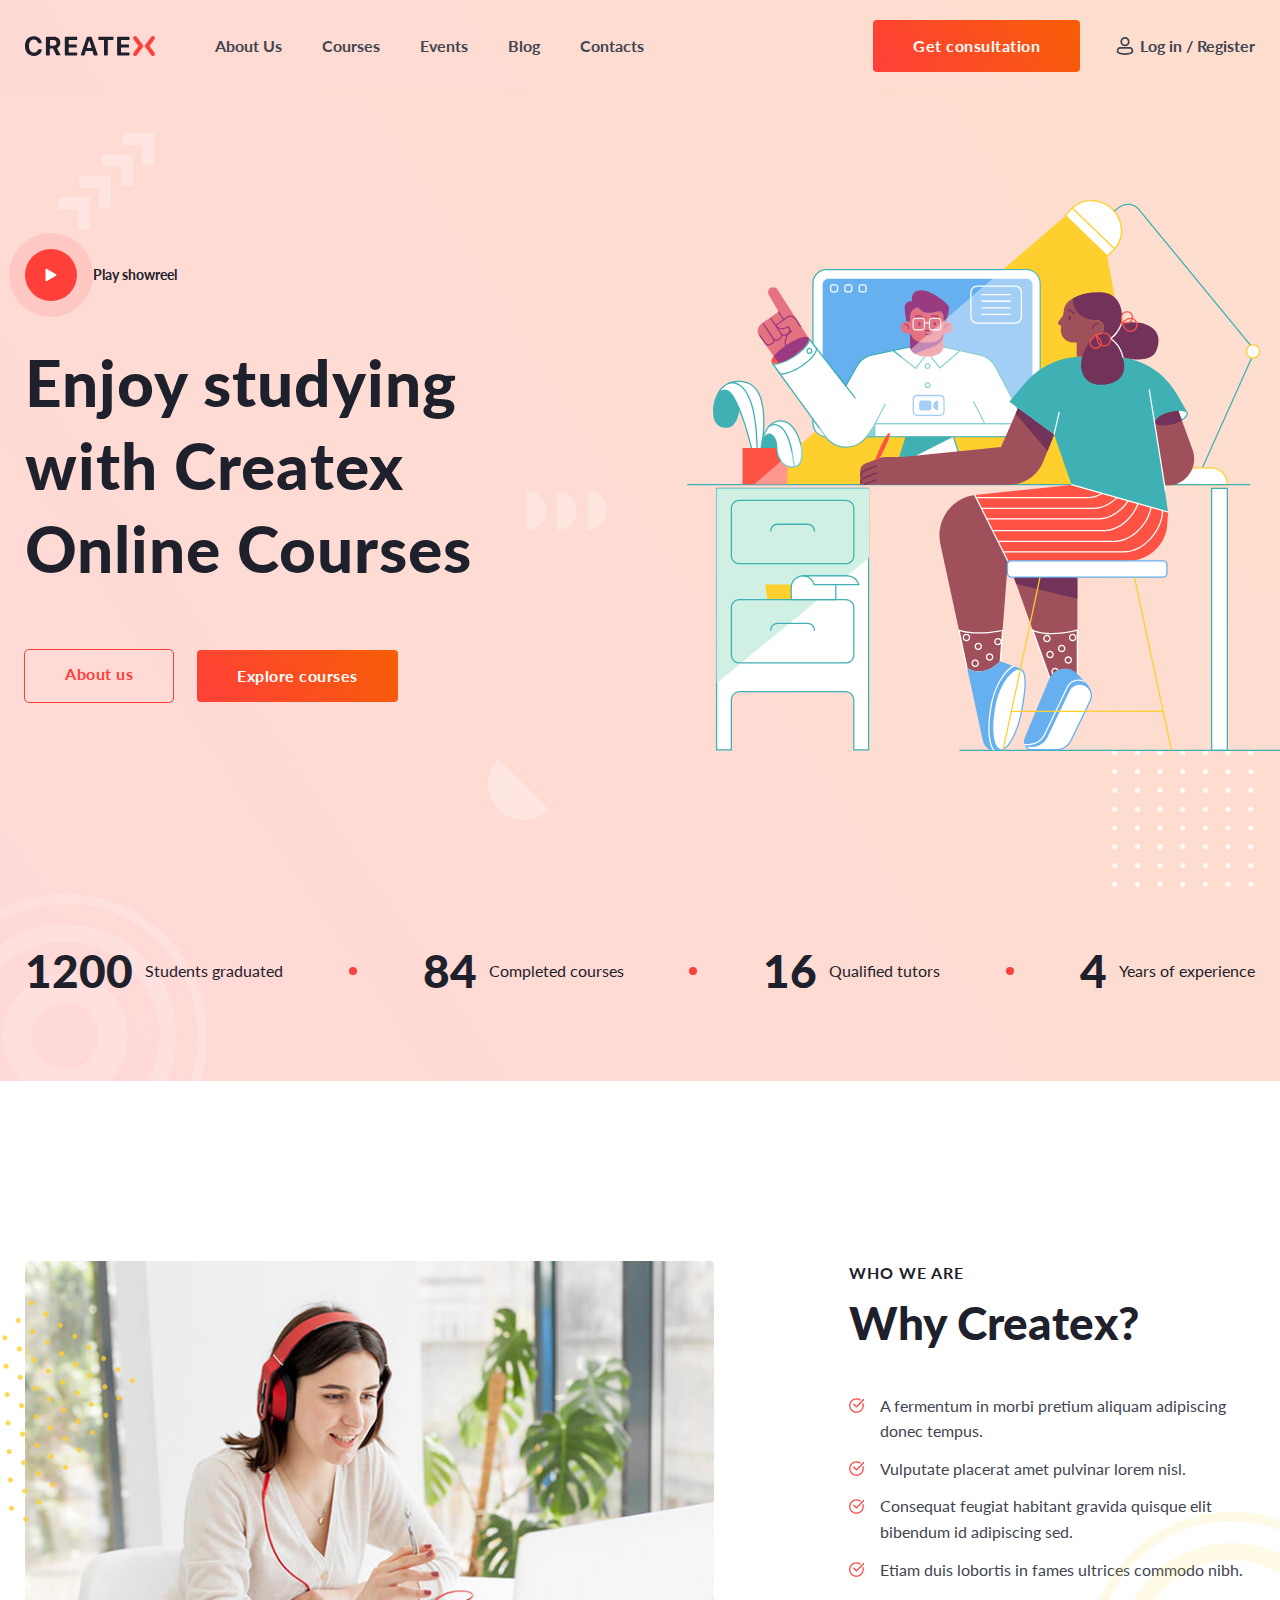
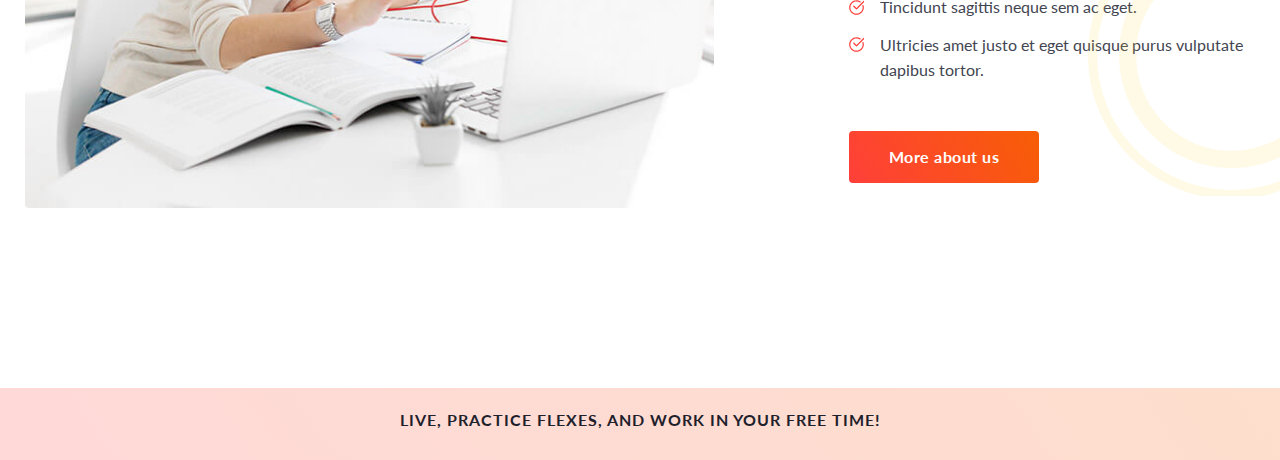
<file: lesson15/index.html>
<!DOCTYPE html>
<html lang="en">
	<head>
		<meta charset="UTF-8" />
		<meta name="viewport" content="width=device-width, initial-scale=1.0" />
		<title>lesson15</title>
		<link rel="stylesheet" href="css/style.css" />
		<link rel="stylesheet" href="css/common.css" />
	</head>

	<body>
		<div class="wrapper">
			<header class="header">
				<div class="header__container">
					<div class="header__logo">
						<a href="#"> <img src="img/icons/logo.svg" alt="photo of logo" /></a>
					</div>
					<nav class="header__navigation navigation-header">
						<ul class="navigation-header__list">
							<li class="navigation-header__item"><a class="navigation-header__link" href="#">About Us</a></li>
							<li class="navigation-header__item"><a class="navigation-header__link" href="#">Courses</a></li>
							<li class="navigation-header__item"><a class="navigation-header__link" href="#">Events</a></li>
							<li class="navigation-header__item"><a class="navigation-header__link" href="#">Blog</a></li>
							<li class="navigation-header__item"><a class="navigation-header__link" href="#">Contacts</a></li>
						</ul>
					</nav>
					<div class="header__user-account accout-user">
						<div class="accout-user__button button-consultation">
							<a class="button-consultation__item button" href="#"><span>Get consultation</span></a>
						</div>
						<div class="accout-user__register">
							<a href="#" class="account-user__link"><span>Log in / Register</span></a>
						</div>
					</div>
				</div>
			</header>
			<main class="main">
				<div class="main__head head">
					<div class="head__container">
						<div class="head__right-image">
							<div class="head__content">
								<div class="head__showreel showreel">
									<a href="#" class="showreel__link"><span>Play showreel</span></a>
								</div>
								<h1 class="head__title">Enjoy studying with Createx Online Courses</h1>
								<div class="head__buttons buttons-head">
									<a class="buttons-head__border button button--border" href="#"><span>About us</span></a>
									<a class="buttons-head__normal button" href="#"><span>Explore courses</span></a>
								</div>
							</div>
							<div class="head__image"><img src="img/illustration.svg" alt=" main illustration" /></div>
						</div>
						<div class="head__bottom-block block-bottom">
							<div class="block-bottom__item item-block-bottom">
								<div class="item-block-bottom__value">1200</div>
								<div class="item-block-bottom__text">Students graduated</div>
							</div>
							<div class="block-bottom__circle"></div>
							<div class="block-bottom__item item-block-bottom">
								<div class="item-block-bottom__value">84</div>
								<div class="item-block-bottom__text">Completed courses</div>
							</div>
							<div class="block-bottom__circle"></div>
							<div class="block-bottom__item item-block-bottom">
								<div class="item-block-bottom__value">16</div>
								<div class="item-block-bottom__text">Qualified tutors</div>
							</div>
							<div class="block-bottom__circle"></div>
							<div class="block-bottom__item item-block-bottom">
								<div class="item-block-bottom__value">4</div>
								<div class="item-block-bottom__text">Years of experience</div>
							</div>
						</div>
					</div>
					<div class="head__decoration decoration">
						<div class="decoration__item-1"></div>
						<div class="decoration__item-2"></div>
						<div class="decoration__item-3"></div>
						<div class="decoration__item-4"></div>
						<div class="decoration__item-5"></div>
						<div class="decoration__item-6"></div>
					</div>
				</div>
				<div class="main__who-we-are who-we-are">
					<div class="who-we-are__container">
						<div class="who-we-are__left-image-block left-image-block">
							<div class="left-image-block__image">
								<img src="img/girl-with-notebook.jpg" alt="girl with notebook" />
							</div>
							<div class="left-image-block__content">
								<h6 class="left-image-block__subtitle">Who we are</h6>
								<h2 class="left-image-block__title">Why Createx?</h2>
								<ul class="left-image-block__list list-left-image-block">
									<li class="list-left-image-block__item">A fermentum in morbi pretium aliquam adipiscing donec tempus.</li>
									<li class="list-left-image-block__item">Vulputate placerat amet pulvinar lorem nisl.</li>
									<li class="list-left-image-block__item">Consequat feugiat habitant gravida quisque elit bibendum id adipiscing sed.</li>
									<li class="list-left-image-block__item">Etiam duis lobortis in fames ultrices commodo nibh.</li>
									<li class="list-left-image-block__item">Tincidunt sagittis neque sem ac eget.</li>
									<li class="list-left-image-block__item">Ultricies amet justo et eget quisque purus vulputate dapibus tortor.</li>
								</ul>
								<a class="left-image-block__button button" href="#"><span>More about us</span></a>
							</div>
						</div>
					</div>
					<div class="who-we-are__decoration decoration-who-we-are">
						<div class="decoration-who-we-are__item-1"></div>
						<div class="decoration-who-we-are__item-2"></div>
					</div>
				</div>
			</main>
			<footer class="footer">
				<div class="footer__container">
					<h2 class="footer__text">Live, practice flexes, and work in your free time!</h2>
				</div>
			</footer>
		</div>
	</body>
</html>
</file>
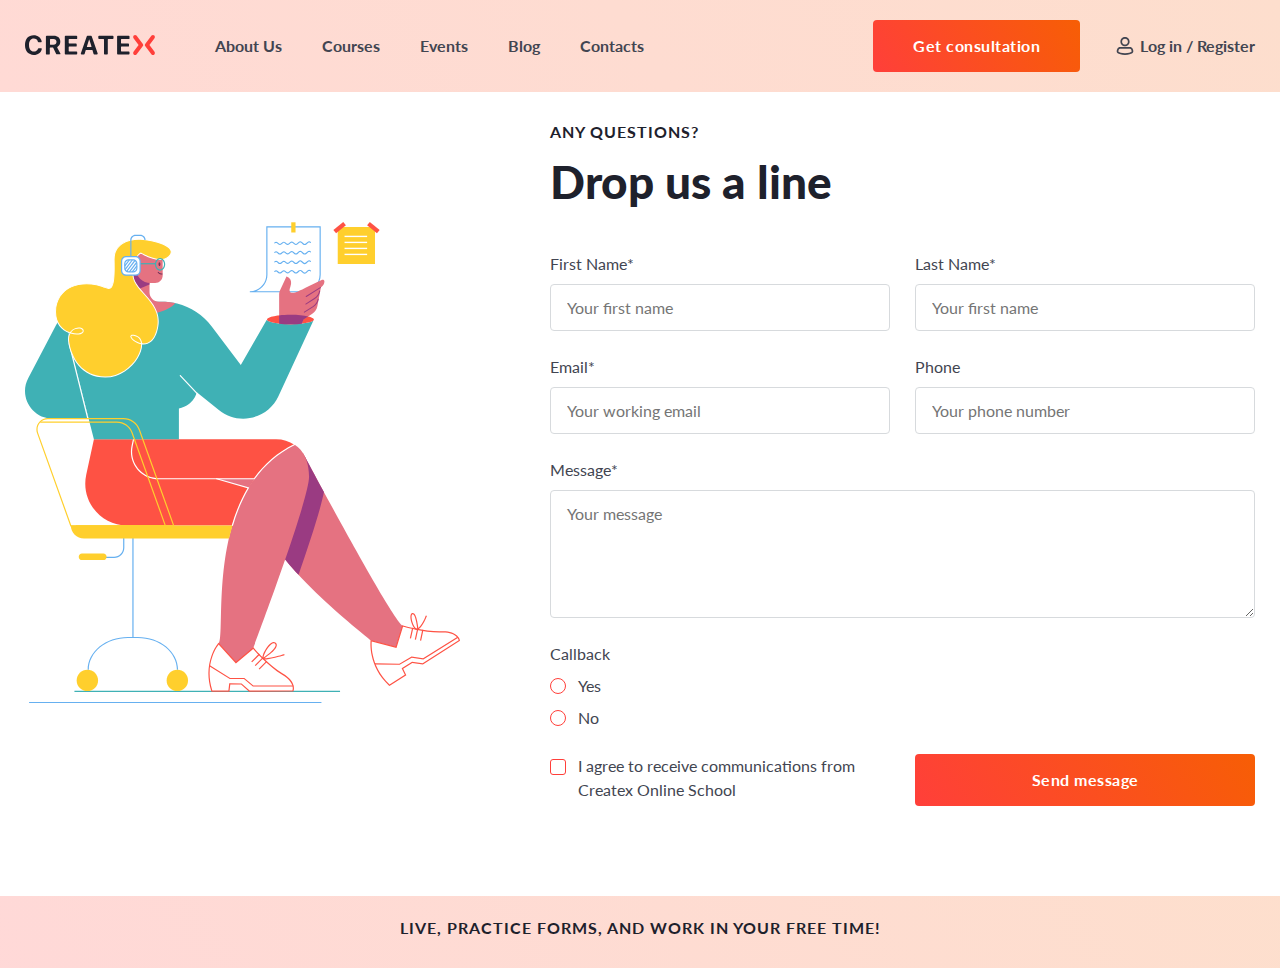
<file: lesson16/index.html>
<!DOCTYPE html>
<html lang="en">

<head>
    <meta charset="UTF-8">
    <meta name="viewport" content="width=device-width, initial-scale=1.0">
    <title>Lesson16</title>
    <link rel="stylesheet" href="css/style.css">
</head>

<body>
    <div class="wrapper">
        <header class="header">
            <div class="header__container">
                <div class="header__logo">
                    <a href="#"> <img src="img/logo.svg" alt="photo of logo"></a>
                </div>
                <nav class="header__navigation navigation-header">
                    <ul class="navigation-header__list">
                        <li class="navigation-header__item"><a class="navigation-header__link" href="#">About Us</a>
                        </li>
                        <li class="navigation-header__item"><a class="navigation-header__link" href="#">Courses</a></li>
                        <li class="navigation-header__item"><a class="navigation-header__link" href="#">Events</a></li>
                        <li class="navigation-header__item"><a class="navigation-header__link" href="#">Blog</a></li>
                        <li class="navigation-header__item"><a class="navigation-header__link" href="#">Contacts</a>
                        </li>
                    </ul>
                </nav>
                <div class="header__user-account accout-user">
                    <div class="accout-user__button button-consultation">
                        <a class="button-consultation__item button" href="#"><span>Get consultation</span></a>
                    </div>
                    <div class="accout-user__register">
                        <a href="#" class="account-user__link"><span>Log in / Register</span></a>
                    </div>
                </div>
            </div>
        </header>
        <main class="main">
            <div class="main__form form-main">
                <div class="form-main__container">
                    <div class="form-main__content">
                        <div class="form-main__image">
                            <img src="img/illustration.svg" alt="illustration of girl">
                        </div>
                        <form class="form-main__inputs form">
                            <h6 class="form__subtitle">Any questions?</h6>
                            <h2 class="form__title">Drop us a line</h2>
                            <div class="form__input-areas">
                                <div class="form__line">
                                    <label for="name" class="form__label">First Name*</label>
                                    <input id="name" required autocomplete="off" tabindex="1" type="text" name="name"
                                        placeholder="Your first name" class="form__input">
                                </div>
                                <div class="form__line">
                                    <label for="last-name" class="form__label">Last Name*</label>
                                    <input id="last-name" required autocomplete="off" tabindex="2" type="text"
                                        name="last-name" placeholder="Your first name" class="form__input">
                                </div>
                                <div class="form__line">
                                    <label for="email" class="form__label">Email*</label>
                                    <input id="email" required autocomplete="on" tabindex="3" type="email" name="email"
                                        placeholder="Your working email" class="form__input">
                                </div>
                                <div class="form__line">
                                    <label for="phone" class="form__label">Phone</label>
                                    <input id="phone" autocomplete="on" tabindex="4" type="tel" name="phone"
                                        placeholder="Your phone number" class="form__input">
                                </div>
                                <div class="form__line form__line--message">
                                    <label for="message" class="form__label">Message*</label>
                                    <textarea id="message" required autocomplete="off" tabindex="5" name="message"
                                        placeholder="Your message" class="form__textarea"></textarea>
                                </div>
                                <div class="form__line form__line--radio">
                                    <label class="form__label form__label--radio">Callback</label>
                                    <input id="radio-1" value="yes" required tabindex="6" type="radio" name="radio"
                                        class="form__radio">
                                    <label for="radio-1" class="form__label form__label--radio-select">Yes</label>
                                    <input id="radio-2" value="no" tabindex="7" type="radio" name="radio"
                                        class="form__radio">
                                    <label for="radio-2" class="form__label form__label--radio-select">No</label>
                                </div>
                                <div class="form__line form__line--checkbox">
                                    <input id="check" required tabindex="8" type="checkbox" name="check"
                                        class="form__input">
                                    <label for="check" class="form__label form__label--check">I agree to receive
                                        communications from
                                        Createx Online School</label>
                                </div>
                                <div class="form__line form__line--button">
                                    <button id="button" type="submit" value="Send message" name="button"
                                        class="form__button"><span>Send message</span></button>
                                </div>
                            </div>
                        </form>
                    </div>
                </div>
            </div>
        </main>
        <footer class="footer">
            <div class="footer__container">
                <h2 class="footer__text">Live, practice forms, and work in your free time!</h2>
            </div>
        </footer>
    </div>

</body>

</html>
</file>
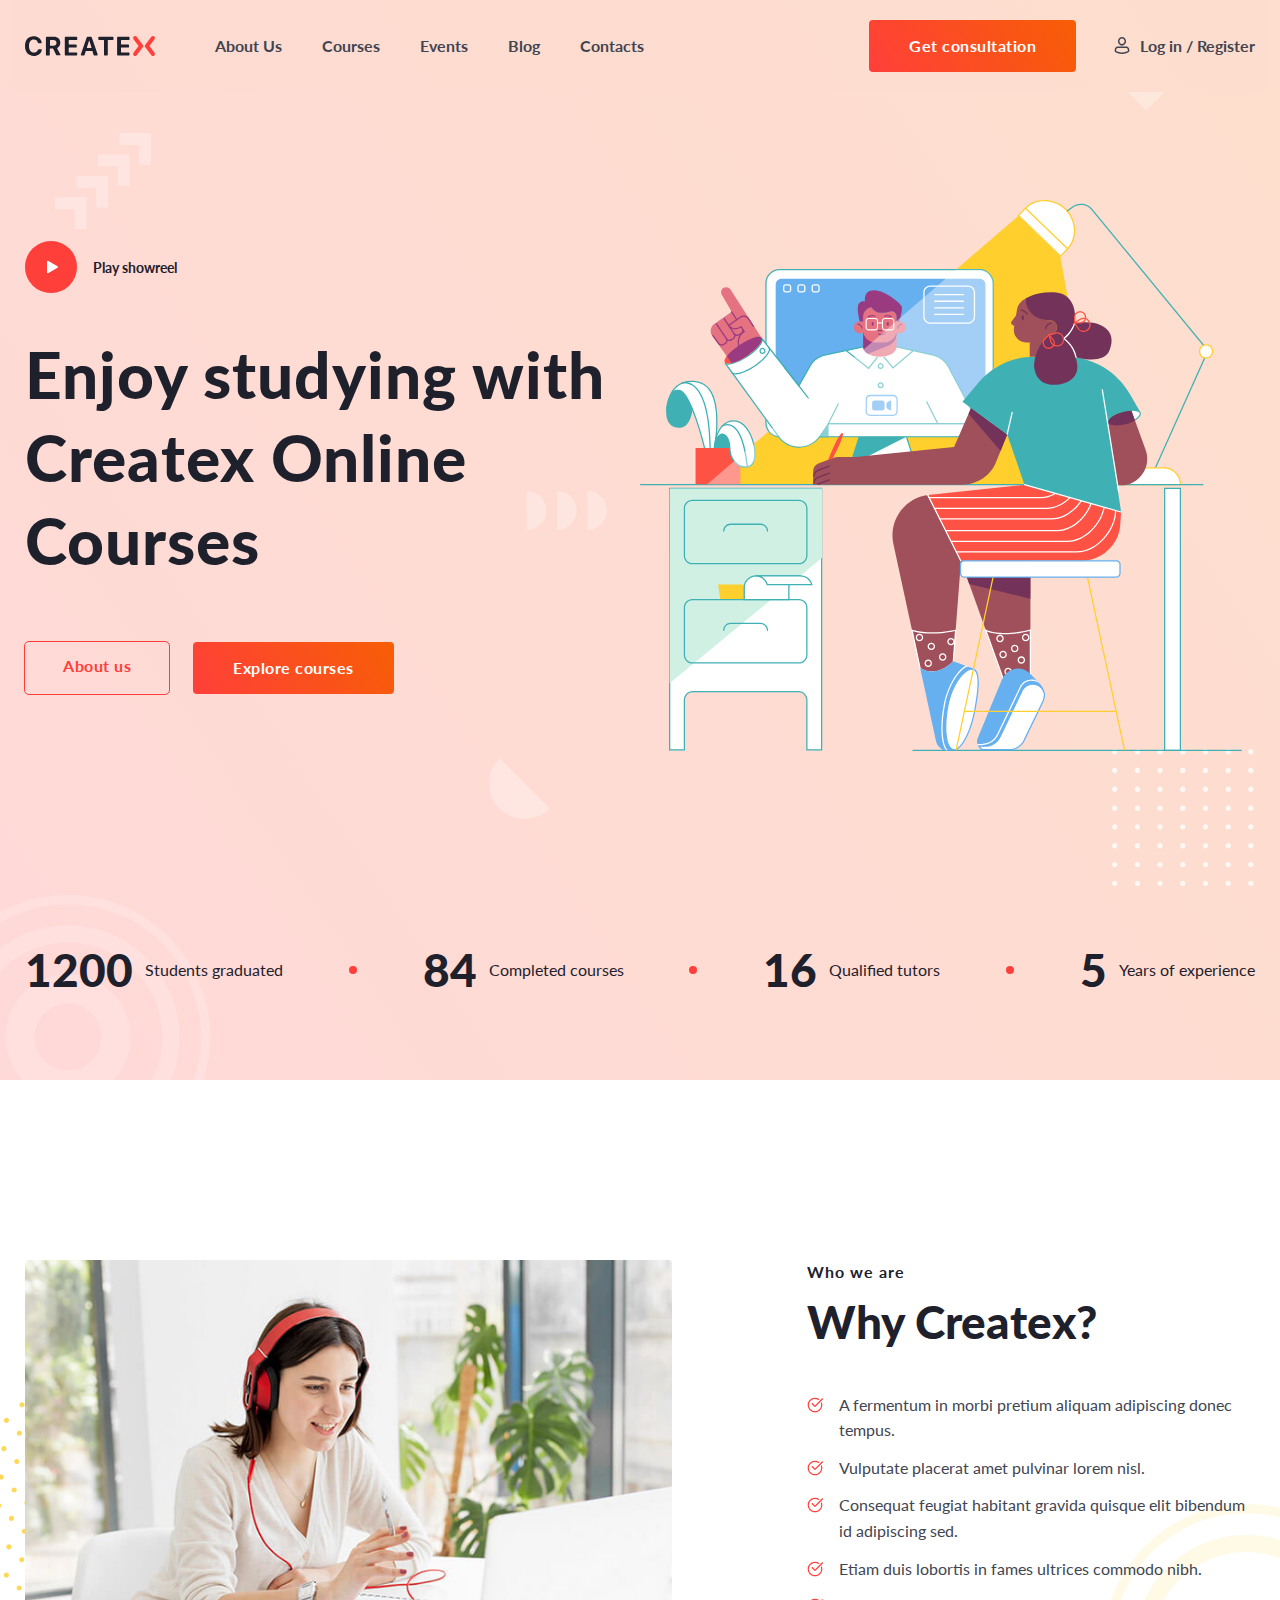
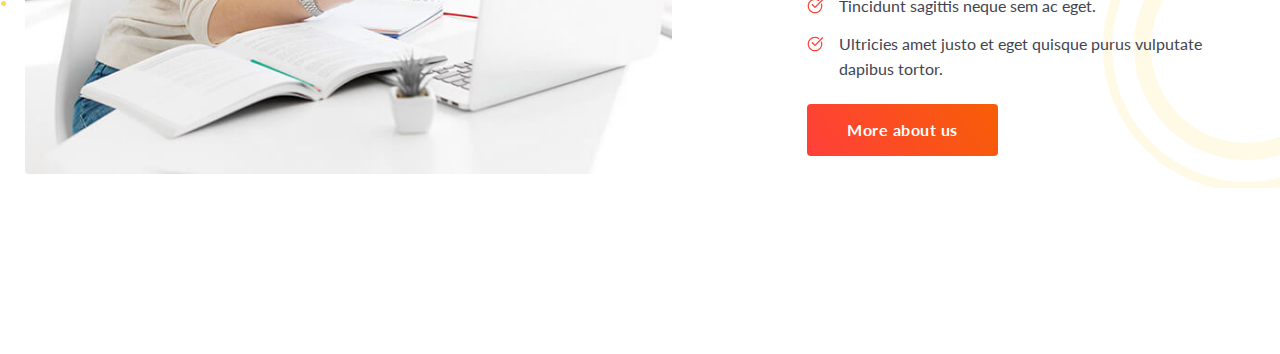
<file: lesson17/index.html>
<!DOCTYPE html>
<html lang="en">
	<head>
		<meta charset="UTF-8" />
		<meta http-equiv="X-UA-Compatible" content="IE=edge" />
		<meta name="viewport" content="width=device-width, initial-scale=1.0" />
		<link rel="stylesheet" href="css/style.css" />
		<title>Document</title>
	</head>
	<body>
		<div class="wrapper">
			<header class="header">
				<div class="header__container">
					<div class="header__logo">
						<img src="img/icons/logo.svg" alt="" />
					</div>
					<nav class="header__navigation navigation-header">
						<ul class="navigation-header__list">
							<li class="navigation-header__item"><a href="#" class="navigation-header__link">About Us</a></li>
							<li class="navigation-header__item"><a href="#" class="navigation-header__link">Courses</a></li>
							<li class="navigation-header__item"><a href="#" class="navigation-header__link">Events</a></li>
							<li class="navigation-header__item"><a href="#" class="navigation-header__link">Blog</a></li>
							<li class="navigation-header__item"><a href="#" class="navigation-header__link">Contacts</a></li>
						</ul>
					</nav>
					<div class="header__user-interaction user-interaction-header">
						<a href="" class="user-interaction-header__consultation-button orange-button"><span>Get consultation</span></a>
						<a href="" class="user-interaction-header__login-link"><span>Log in / Register</span></a>
					</div>
				</div>
			</header>
			<main class="page">
				<div class="page__header header-page">
					<div class="header-page__container">
						<div class="header-page__column header-page__column--text">
							<a href="#" class="header-page__showreel">Play showreel</a>
							<h1 class="header-page__title">Enjoy studying with Createx Online Courses</h1>
							<div class="header-page__buttons">
								<a href="" class="header-page__about-button orange-button orange-button--border"><span>About us</span></a>
								<a href="" class="header-page__courses-button orange-button"><span>Explore courses</span></a>
							</div>
						</div>
						<div class="header-page__column header-page__column--image">
							<div class="header-page__featured-image">
								<img src="img/illustration.svg" alt="main site illustration" />
							</div>
						</div>
						<div class="header-page__column achivments-header-page header-page__column--achivments">
							<div class="achivments-header-page__achivment">
								<div class="achivments-header-page__number">1200</div>
								<div class="achivments-header-page__text">Students graduated</div>
							</div>
							<div class="achivments-header-page__orange-dot"></div>
							<div class="achivments-header-page__achivment">
								<div class="achivments-header-page__number">84</div>
								<div class="achivments-header-page__text">Completed courses</div>
							</div>
							<div class="achivments-header-page__orange-dot"></div>
							<div class="achivments-header-page__achivment">
								<div class="achivments-header-page__number">16</div>
								<div class="achivments-header-page__text">Qualified tutors</div>
							</div>
							<div class="achivments-header-page__orange-dot"></div>
							<div class="achivments-header-page__achivment">
								<div class="achivments-header-page__number">5</div>
								<div class="achivments-header-page__text">Years of experience</div>
							</div>
						</div>
					</div>
					<div class="header-page__design-item header-page__design-item--1"></div>
					<div class="header-page__design-item header-page__design-item--2"></div>
					<div class="header-page__design-item header-page__design-item--3"></div>
					<div class="header-page__design-item header-page__design-item--4"></div>
					<div class="header-page__design-item header-page__design-item--5"></div>
					<div class="header-page__design-item header-page__design-item--6"></div>
				</div>
				<div class="page__who-we-are who-we-are-page">
					<div class="who-we-are-page__container">
						<div class="who-we-are-page__flex-block">
							<div class="who-we-are-page__left-image">
								<img src="img/girl-with-notebook.jpg" alt="girl with notebook" />
							</div>
							<div class="who-we-are-page__content">
								<h6 class="who-we-are-page__subtitle">Who we are</h6>
								<h2 class="who-we-are-page__title">Why Createx?</h2>
								<ul class="who-we-are-page__list">
									<li class="who-we-are-page__item-list">A fermentum in morbi pretium aliquam adipiscing donec tempus.</li>
									<li class="who-we-are-page__item-list">Vulputate placerat amet pulvinar lorem nisl.</li>
									<li class="who-we-are-page__item-list">Consequat feugiat habitant gravida quisque elit bibendum id adipiscing sed.</li>
									<li class="who-we-are-page__item-list">Etiam duis lobortis in fames ultrices commodo nibh.</li>
									<li class="who-we-are-page__item-list">Tincidunt sagittis neque sem ac eget.</li>
									<li class="who-we-are-page__item-list">Ultricies amet justo et eget quisque purus vulputate dapibus tortor.</li>
								</ul>
								<button href="" class="who-we-are-page__more-button orange-button"><span>More about us</span></button>
							</div>
						</div>
					</div>
					<div class="who-we-are-page__design who-we-are-page__design--1"></div>
					<div class="who-we-are-page__design who-we-are-page__design--2"></div>
				</div>
			</main>
		</div>
	</body>
</html>
</file>
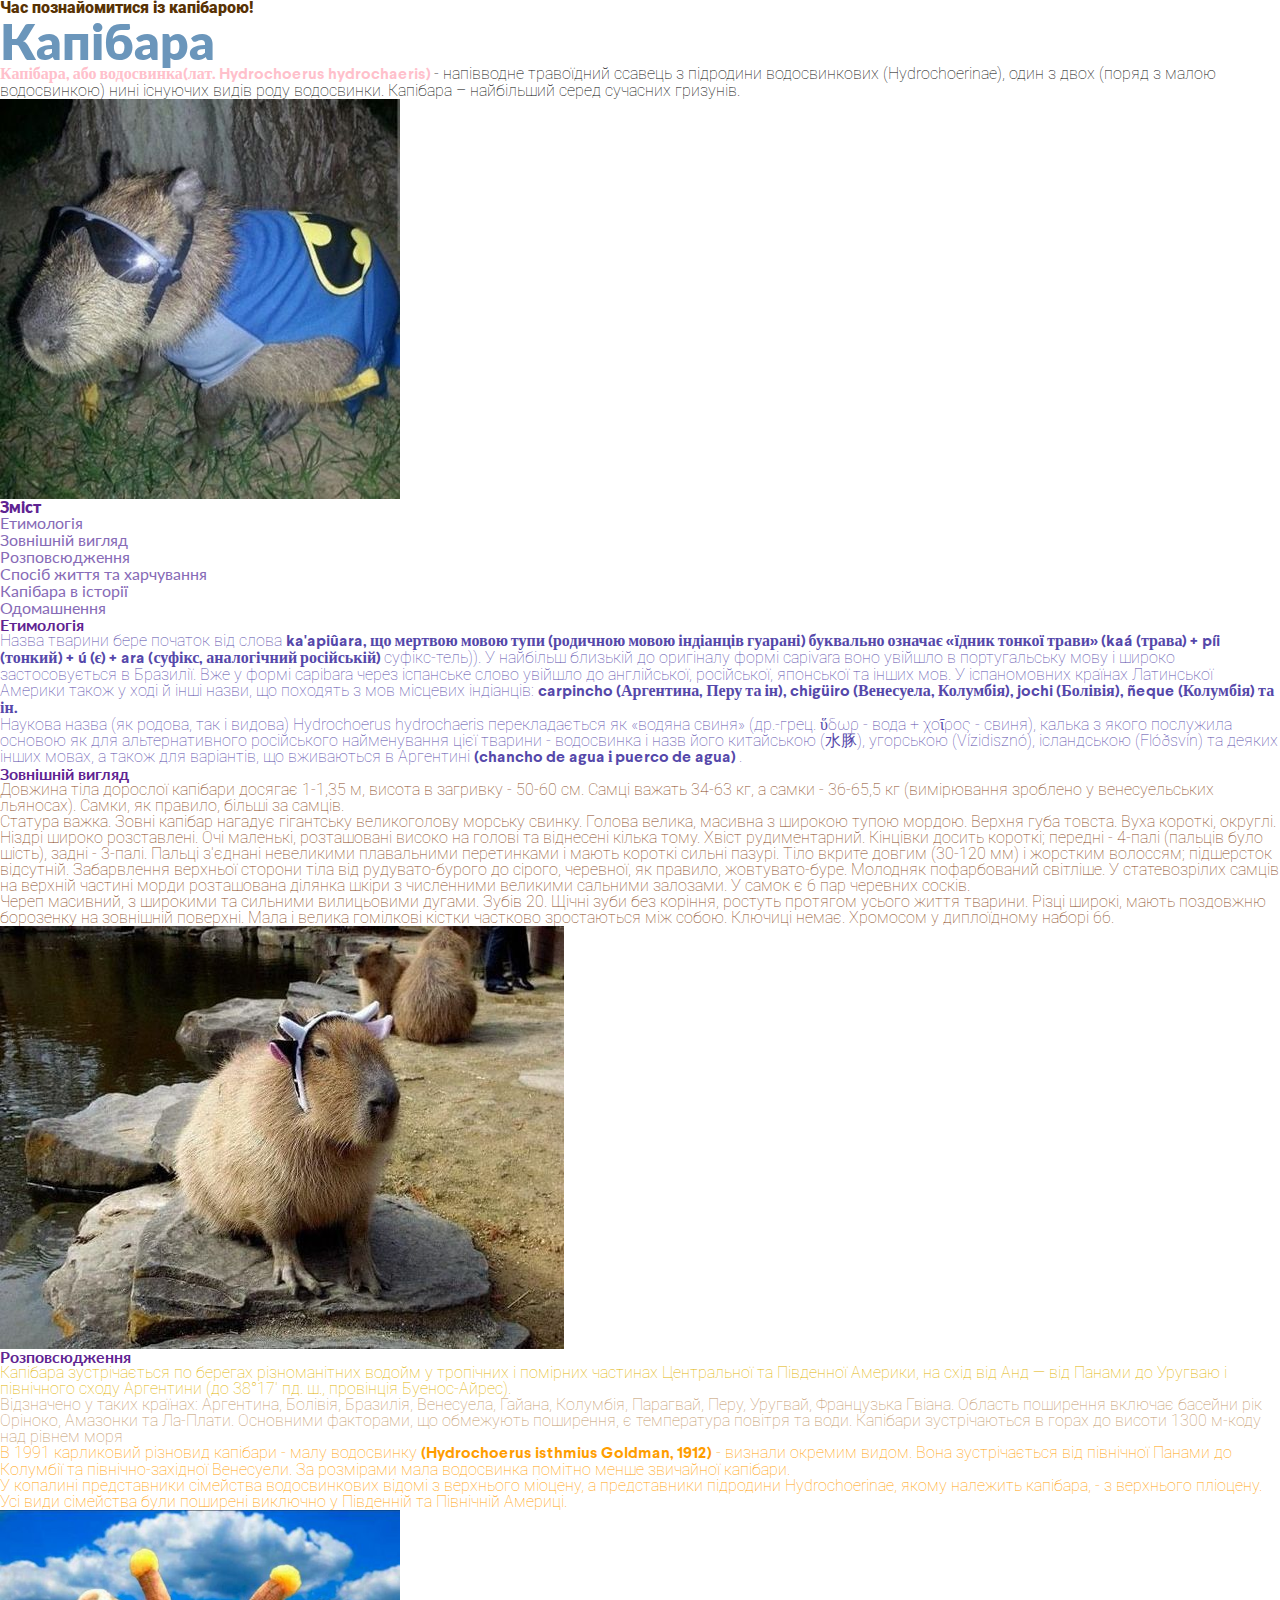
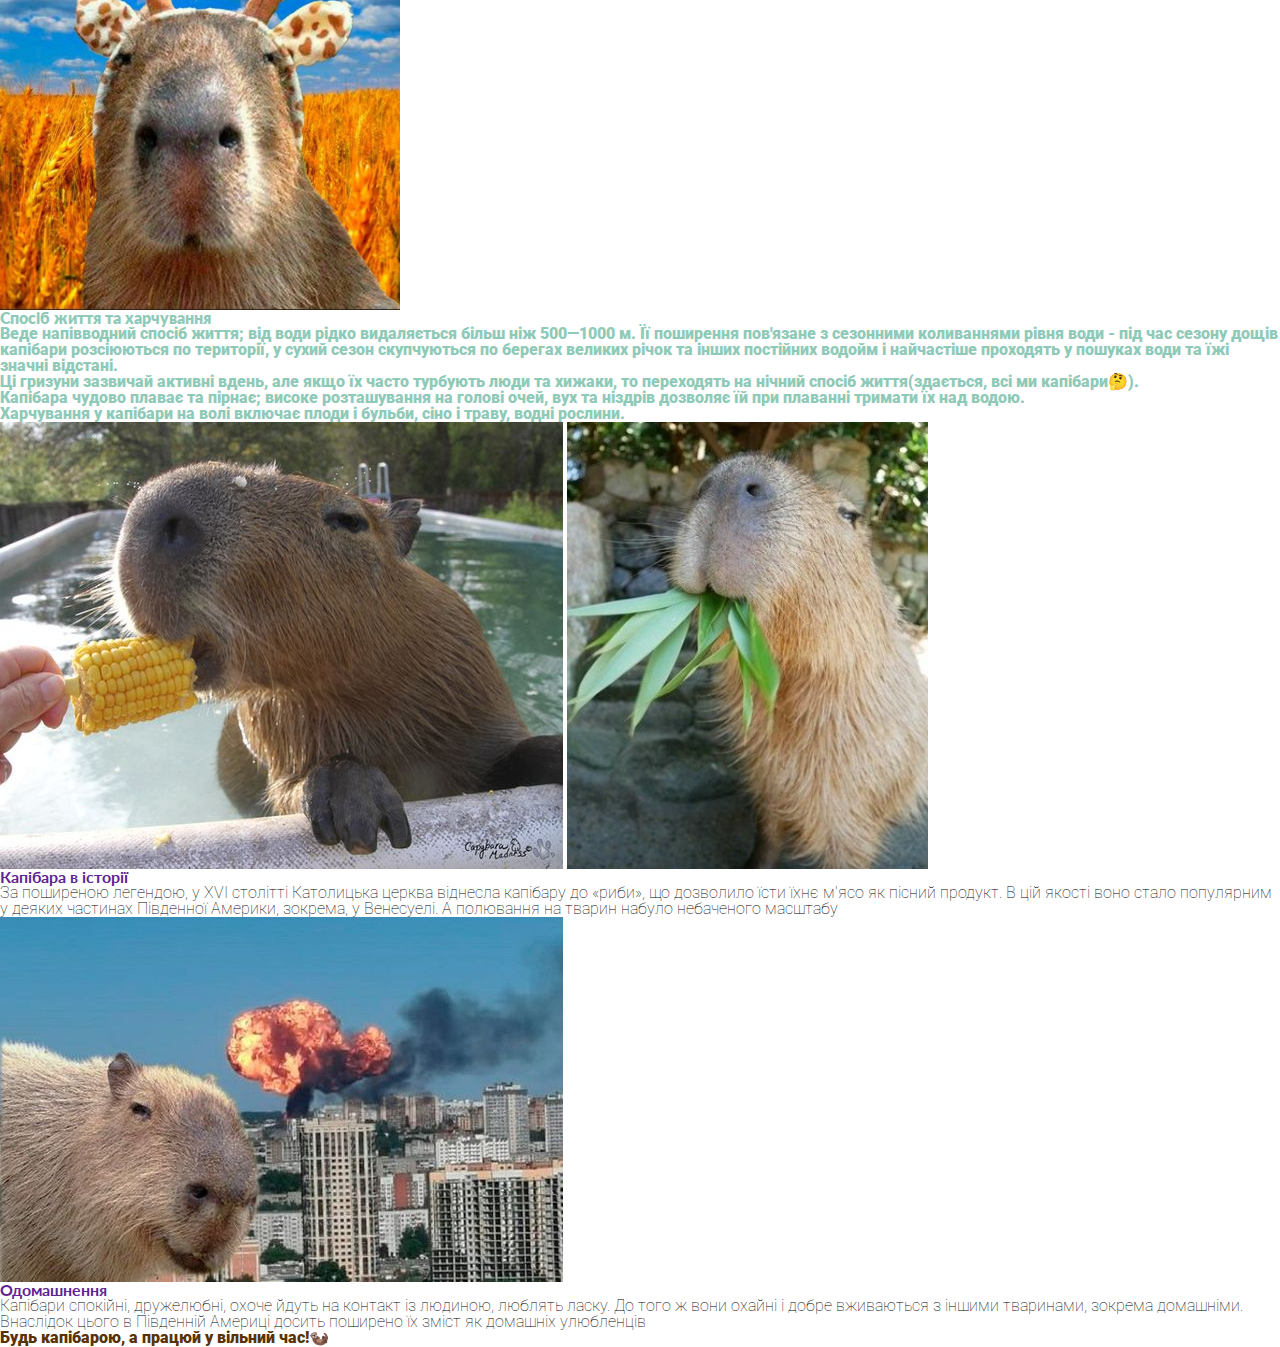
<file: lesson4/index.html>
<!DOCTYPE html>
<html lang="uk">
<head>
    <meta charset="UTF-8">  
    <meta name="viewport" content="width=device-width, initial-scale=1.0">
    <title>Lesson4</title>
    <link rel="stylesheet" href="css/style.css">
</head>
<body>
    <header class="header">Час познайомитися із капібарою!</header>
    <main>
        <h1>Капібара</h1>
        <div class="capiba"> <span> Капібара, або водосвинка(лат. Hydrochoerus hydrochaeris) </span>- напівводне травоїдний ссавець з підродини водосвинкових (Hydrochoerinae), один з двох (поряд з малою водосвинкою) нині існуючих видів роду водосвинки. Капібара – найбільший серед сучасних гризунів.</div>
        <img src="img/1.jpg" alt="Фото ультракрутої капібари">
        <h2 class="zmist"> Зміст</h2>
        <ul>
            <li> <a href="#etimology" > Етимологія</a> </li>
            <li> <a href="#appearance" > Зовнішній вигляд</a></li>
            <li> <a href="#dissemination" >Розповсюдження </a></li>
            <li> <a href="#eating" > Спосіб життя та харчування</a></li>
            <li><a href="#history" > Капібара в історії</a></li>
            <li><a href="#home" > Одомашнення</a></li>
        </ul>
        <h2 id="etimology">Етимологія</h2>
        <div class="etimology-text">
            <p>Назва тварини бере початок від слова <span>ka'apiûara, що мертвою мовою тупи (родичною мовою індіанців гуарані) буквально означає «їдник тонкої трави» (kaá (трава) + píi (тонкий) + ú (є) + ara (суфікс, аналогічний російській) </span> суфікс-тель)). У найбільш близькій до оригіналу формі capivara воно увійшло в португальську мову і широко застосовується в Бразилії. Вже у формі capibara через іспанське слово увійшло до англійської, російської, японської та інших мов. У іспаномовних країнах Латинської Америки також у ході й інші назви, що походять з мов місцевих індіанців: <span> carpincho (Аргентина, Перу та ін), chigüiro (Венесуела, Колумбія), jochi (Болівія), ñeque (Колумбія) та ін. </span></p>
            <p>Наукова назва (як родова, так і видова) Hydrochoerus hydrochaeris перекладається як «водяна свиня» (др.-грец. ὕδωρ - вода + χοῖρος - свиня), калька з якого послужила основою як для альтернативного російського найменування цієї тварини - водосвинка і назв його китайською (水豚), угорською (Vízidisznó), ісландською (Flóðsvín) та деяких інших мовах, а також для варіантів, що вживаються в Аргентині <span> (chancho de agua і puerco de agua) </span>.</p>
        </div>
        <h2 id="appearance">Зовнішній вигляд</h2>
        <div class="kind block-text">
            <p>Довжина тіла дорослої капібари досягає 1-1,35 м, висота в загривку - 50-60 см. Самці важать 34-63 кг, а самки - 36-65,5 кг (вимірювання зроблено у венесуельських льяносах). Самки, як правило, більші за самців.</p> 
            <p>Статура важка. Зовні капібар нагадує гігантську великоголову морську свинку. Голова велика, масивна з широкою тупою мордою. Верхня губа товста. Вуха короткі, округлі. Ніздрі широко розставлені. Очі маленькі, розташовані високо на голові та віднесені кілька тому. Хвіст рудиментарний. Кінцівки досить короткі; передні - 4-палі (пальців було шість), задні - 3-палі. Пальці з'єднані невеликими плавальними перетинками і мають короткі сильні пазурі. Тіло вкрите довгим (30-120 мм) і жорстким волоссям; підшерсток відсутній. Забарвлення верхньої сторони тіла від рудувато-бурого до сірого, черевної, як правило, жовтувато-буре. Молодняк пофарбований світліше. У статевозрілих самців на верхній частині морди розташована ділянка шкіри з численними великими сальними залозами. У самок є 6 пар черевних сосків.</p>
            <p>Череп масивний, з широкими та сильними вилицьовими дугами. Зубів 20. Щічні зуби без коріння, ростуть протягом усього життя тварини. Різці широкі, мають поздовжню борозенку на зовнішній поверхні. Мала і велика гомілкові кістки частково зростаються між собою. Ключиці немає. Хромосом у диплоїдному наборі 66.</p>
            <img src="img/2.jpg" alt="Тут могло бути зображення черепу капібари, але він надто похмурий, тому пропуную подивитись на мину капібару у квітковому обручі">
        </div>
        <h2 id="dissemination"> Розповсюдження</h2>
        <div class="where-lives">
            <p class="parag">  Капібара  зустрічається по берегах різноманітних водойм у тропічних і помірних частинах Центральної та Південної Америки, на схід від Анд — від Панами до Уругваю і північного сходу Аргентини (до 38°17' пд. ш., провінція Буенос-Айрес).</p>
            <p>Відзначено у таких країнах: Аргентина, Болівія, Бразилія, Венесуела, Гайана, Колумбія, Парагвай, Перу, Уругвай, Французька Гвіана. Область поширення включає басейни рік Оріноко, Амазонки та Ла-Плати. Основними факторами, що обмежують поширення, є температура повітря та води. Капібари зустрічаються в горах до висоти 1300 м-коду над рівнем моря</p>
            <p>В 1991 карликовий різновид капібари - малу водосвинку <span>(Hydrochoerus isthmius Goldman, 1912)</span> - визнали окремим видом. Вона зустрічається від північної Панами до Колумбії та північно-західної Венесуели. За розмірами мала водосвинка помітно менше звичайної капібари.</p>
            <p>У копалині представники сімейства водосвинкових відомі з верхнього міоцену, а представники підродини Hydrochoerinae, якому належить капібара, - з верхнього пліоцену. Усі види сімейства були поширені виключно у Південній та Північній Америці.</p>
            <img src="img/4.jpg" alt="Яка нас справа до тієї омерікі, тут зображена капібара-українка" width="400" >
        </div>
        <h2 id="eating">Спосіб життя та харчування</h2>
        <div class="eating-text">
            <p>Веде напівводний спосіб життя; від води рідко видаляється більш ніж 500—1000 м. Її поширення пов'язане з сезонними коливаннями рівня води - під час сезону дощів капібари розсіюються по території, у сухий сезон скупчуються по берегах великих річок та інших постійних водойм і найчастіше проходять у пошуках води та їжі значні відстані.</p>
            <p>Ці гризуни зазвичай активні вдень, але якщо їх часто турбують люди та хижаки, то переходять на нічний спосіб життя(здається, всі ми капібари🤔).</p>
            <p>Капібара чудово плаває та пірнає; високе розташування на голові очей, вух та ніздрів дозволяє їй при плаванні тримати їх над водою.</p>
            <p>Харчування у капібари на волі включає плоди і бульби, сіно і траву, водні рослини.</p>
            <img src="img/5.jpg" alt="Капібара на кращому відпочинку, ніж був у тебе">
            <img src="img/6.jpg" alt="Капібара кушоєт" height="447">
        </div>
        <h2 id="history"> Капібара в історії</h2>
        <p class="capi-in-history">За поширеною легендою, у XVI столітті Католицька церква віднесла капібару до «риби», що дозволило їсти їхнє м'ясо як пісний продукт. В цій якості воно стало популярним у деяких частинах Південної Америки, зокрема, у Венесуелі. А полювання на тварин набуло небаченого масштабу</p>
        <img src="img/7.jpg" alt="Хотілося, щрб ця капібара помстилася росні за всі їх злочини, але на зображенні вона дає відповідь американцям за жорстоке полювання на неї">
        <h2 id="home">Одомашнення</h2>
        <div class="odomashnenia">Капібари спокійні, дружелюбні, охоче йдуть на контакт із людиною, люблять ласку. До того ж вони охайні і добре вживаються з іншими тваринами, зокрема домашніми. Внаслідок цього в Південній Америці досить поширено їх зміст як домашніх улюбленців</div>
    </main>
<footer>
    <p class="footer">Будь капібарою, а працюй у вільний час!🦦</p>
</footer>   
</body>
</html>
</file>
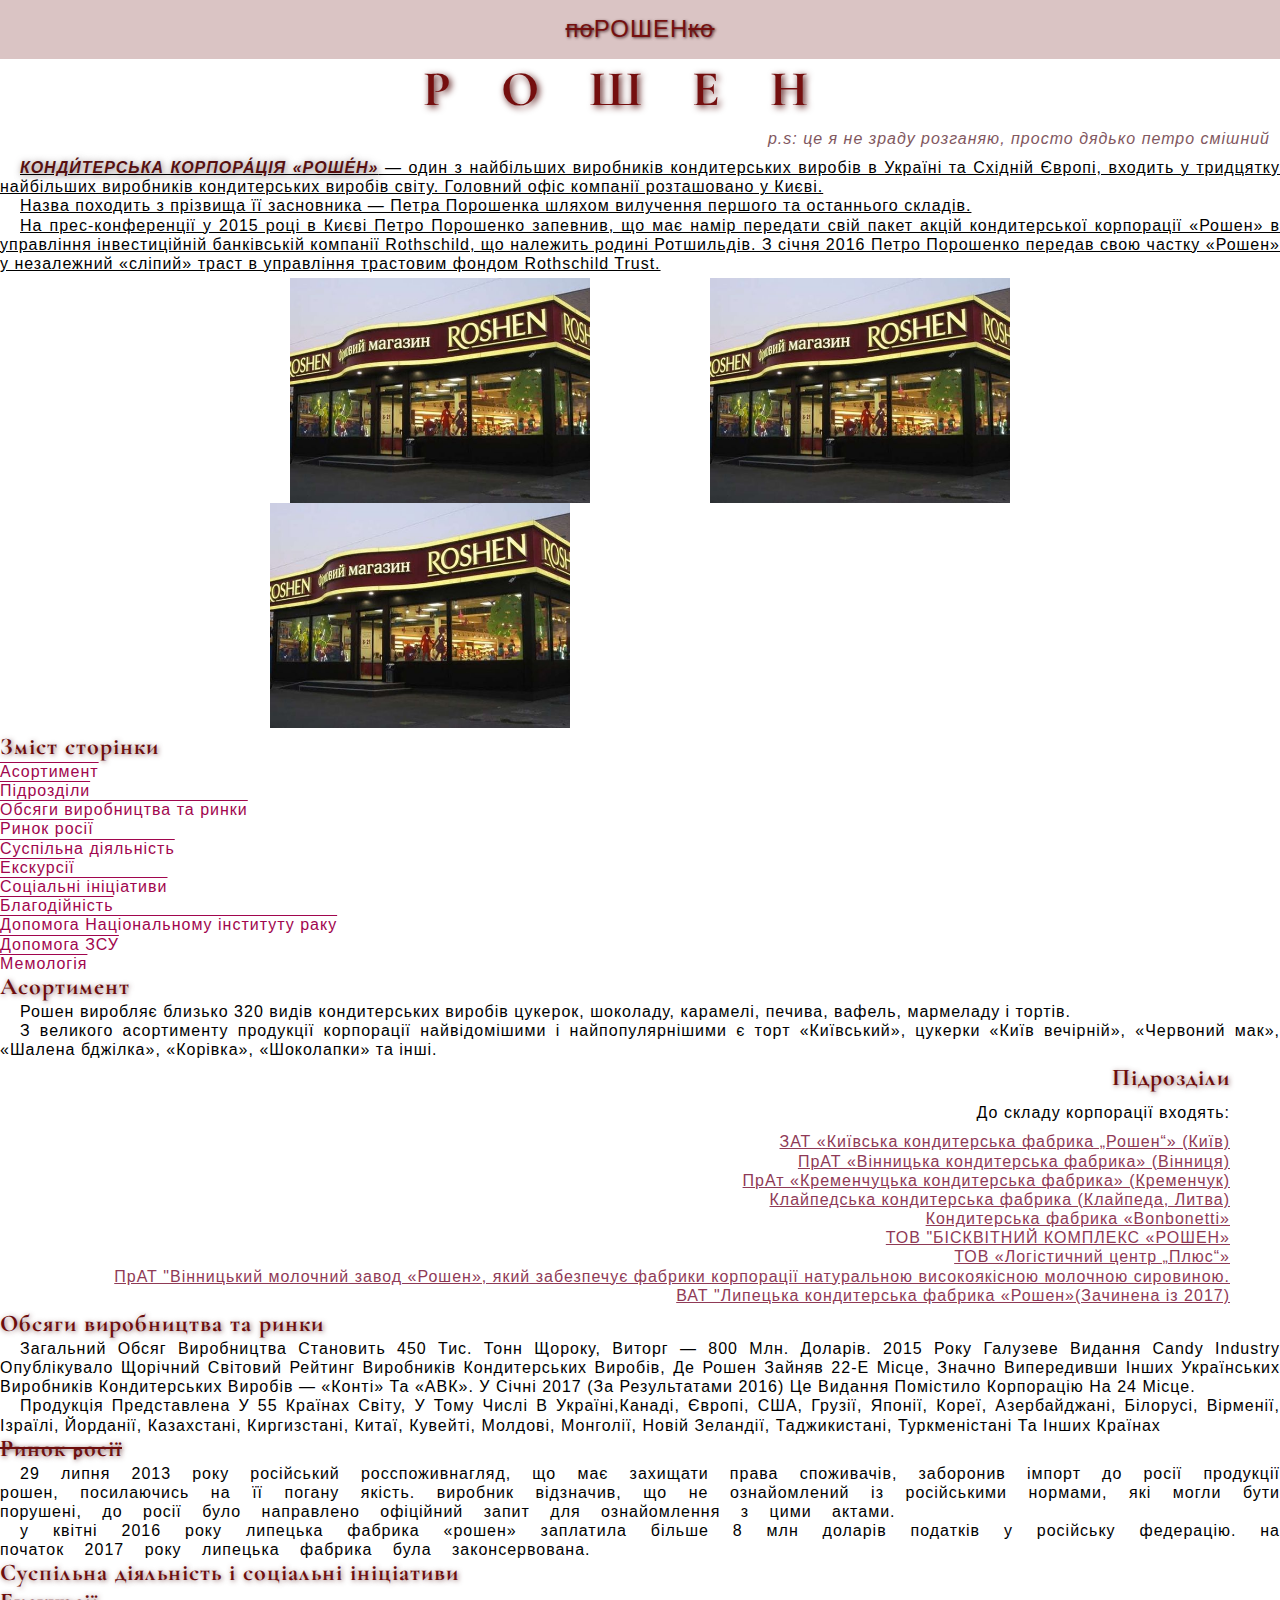
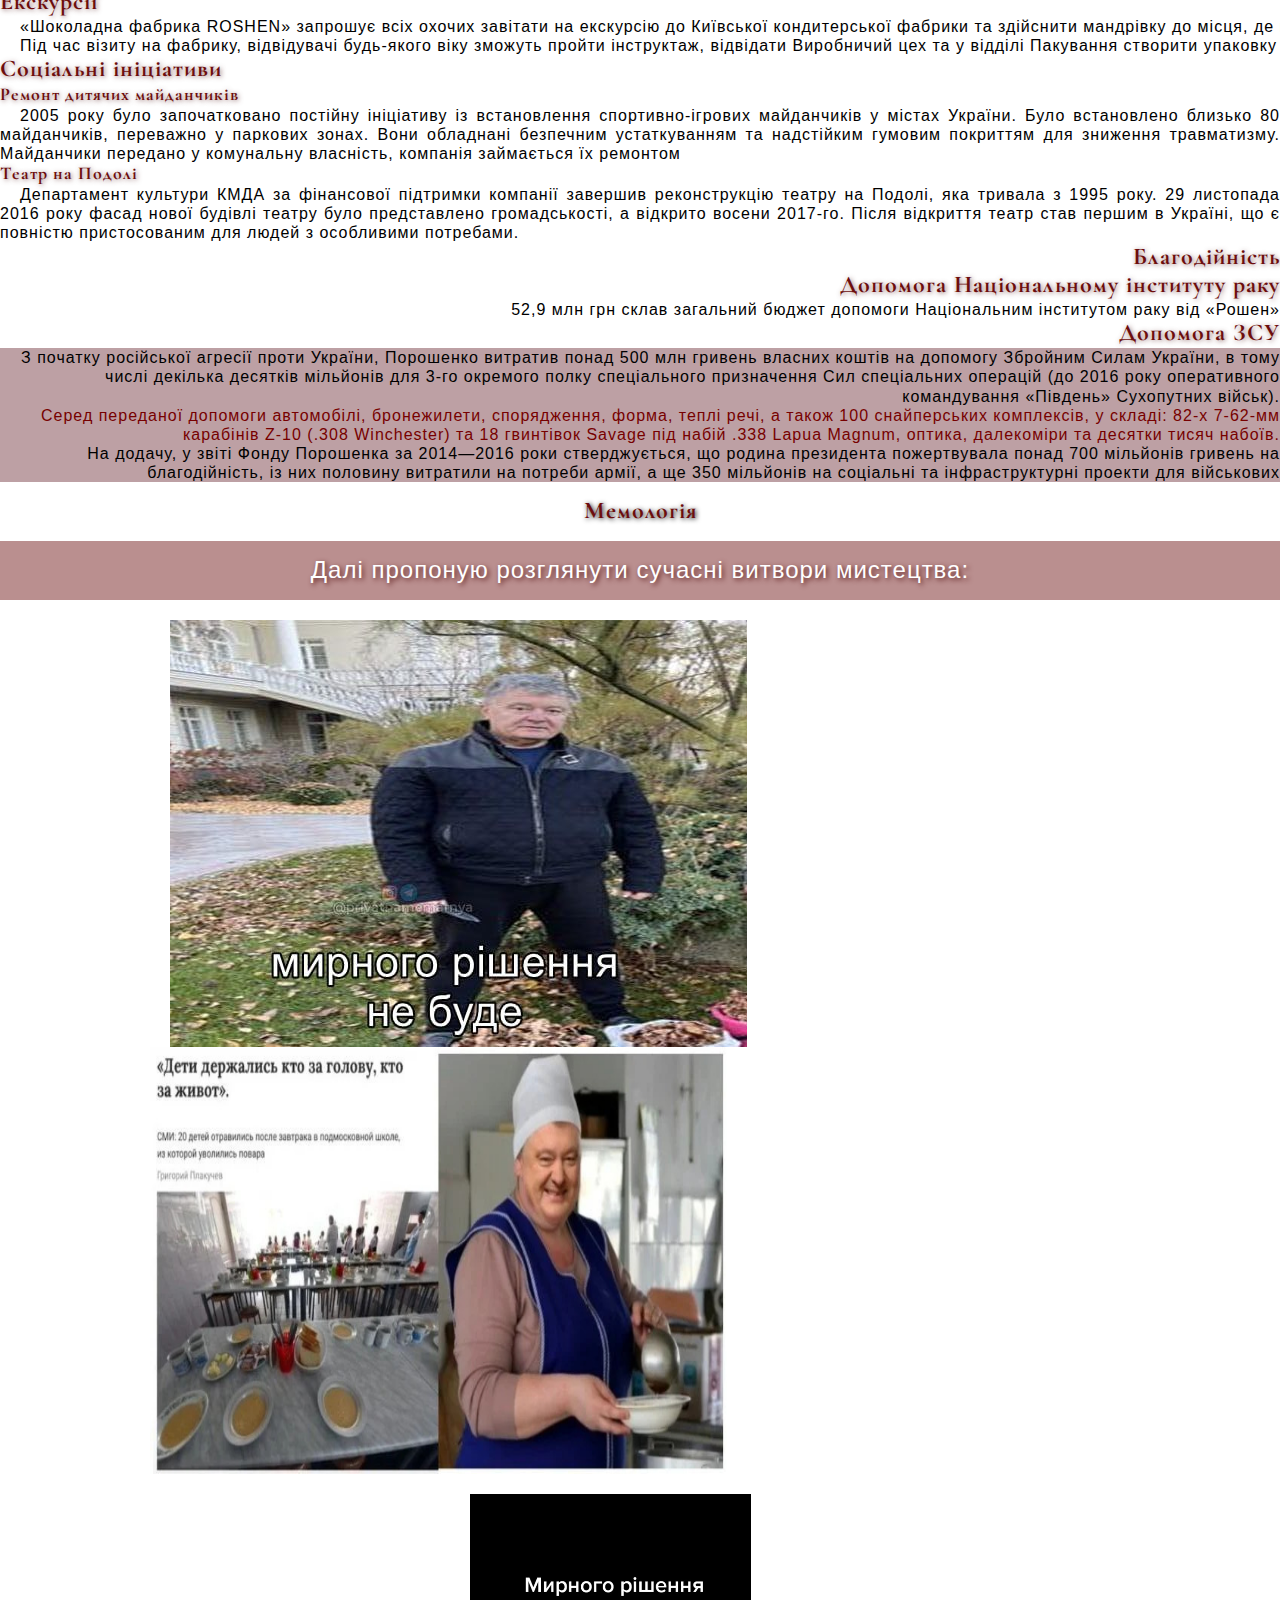
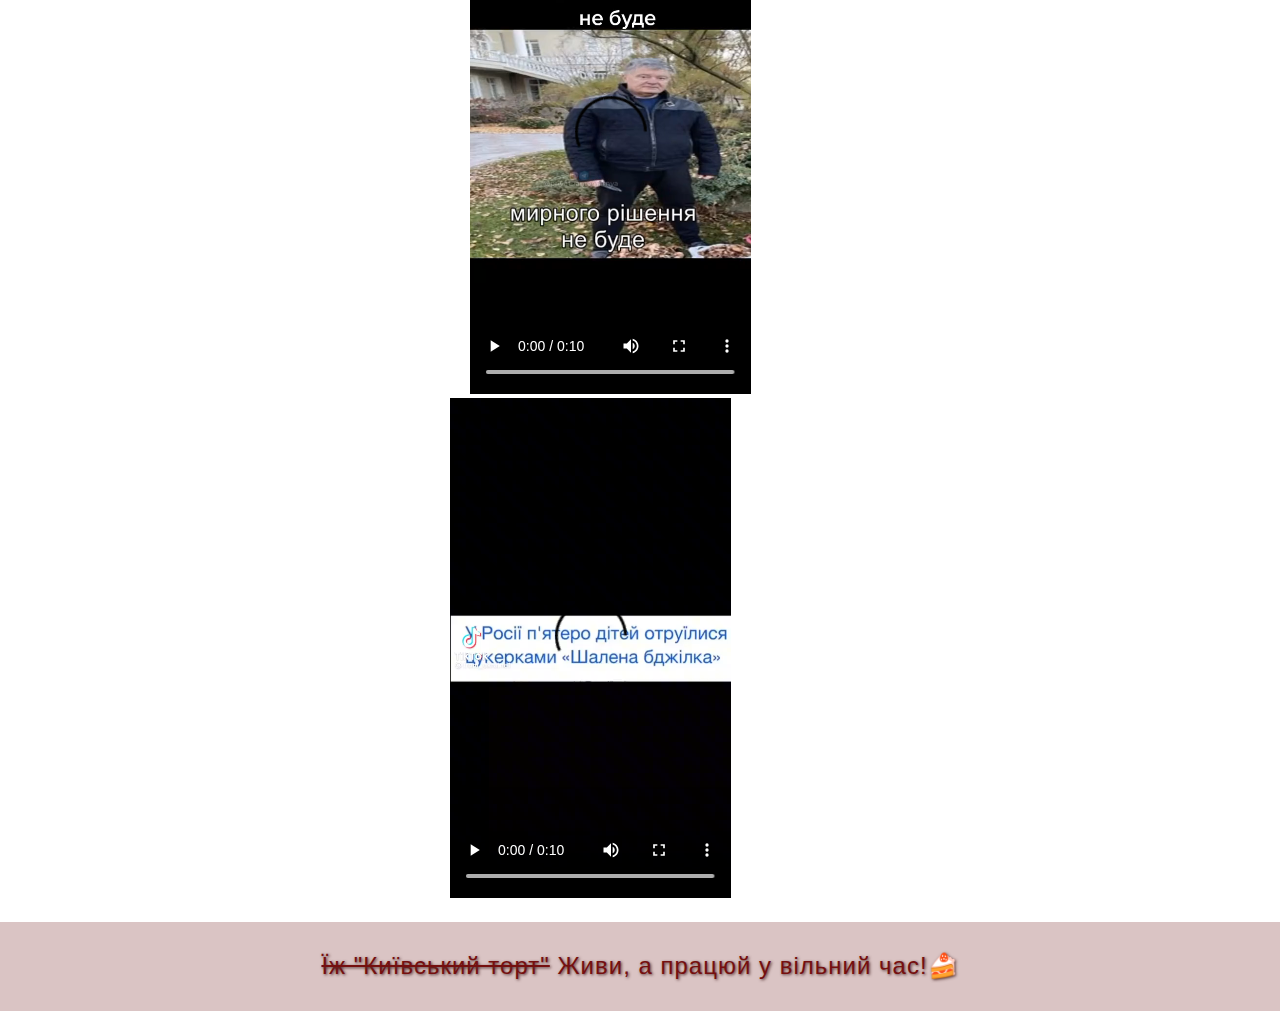
<file: lesson5/index.html>
<!DOCTYPE html>
<html lang="uk">

<head>
    <meta charset="UTF-8">
    <meta name="viewport" content="width=device-width, initial-scale=1.0">
    <title>Lesson5</title>
    <link rel="stylesheet" href="css/style.css">
</head>

<body>
    <header class="header"><span>по</span>РОШЕН<span>ко</span></header>
    <main>
        <h1 class="main-title">Рошен</h1>

        <div class="post-scripton">
            <p>P.S: це я не зраду розганяю, просто дядько Петро смішний</p>
        </div>
        <div class="introduction">
            <p><span class="fabric">Конди́терська корпора́ція «Роше́н»</span> — один з найбільших виробників кондитерських виробів в Україні та
                Східній Європі, входить у тридцятку найбільших виробників кондитерських виробів світу. Головний офіс
                компанії розташовано у Києві.</p>
            <p>Назва походить з прізвища її засновника — Петра Порошенка шляхом вилучення першого та останнього складів.
            </p>
            <p>На прес-конференції у 2015 році в Києві Петро Порошенко запевнив, що має намір передати свій пакет акцій
                кондитерської корпорації «Рошен» в управління інвестиційній банківській компанії Rothschild, що належить
                родині Ротшильдів. З січня 2016 Петро Порошенко передав свою частку «Рошен» у незалежний «сліпий» траст
                в управління трастовим фондом Rothschild Trust.</p>
        </div>
        <div class="photo-roshen">
            <img  src="img/-1.jpg" alt="злбраження фабрики рошен" width="300">
            <img  src="img/-1.jpg" alt="злбраження фабрики рошен" width="300">
            <img  src="img/-1.jpg" alt="злбраження фабрики рошен" width="300">
        </div>
        <h2 class="content"> Зміст сторінки</h2>
        <ul class="content-list">
            <li> <a href="#assortment">Асортимент</a></li>
            <li> <a href="#units">Підрозділи</a> </li>
            <li> <a href="#markets">Обсяги виробництва та ринки</a>
                <ul>
                    <li><a href="#market-russia">Ринок росії</a></li>
                </ul>
            </li>
            <li> <a href="#initiative">Суспільна діяльність</a>
                <ul>
                    <li><a href="#excursions">Екскурсії</a></li>
                    <li><a href="#social-initiatives">Соціальні ініціативи</a></li>
                    <li><a href="#charity">Благодійність</a></li>
                    <li><a href="#cancer">Допомога Національному інституту раку</a></li>
                    <li><a href="#army-help">Допомога ЗСУ</a></li>
                </ul>
            </li>
            <li><a href="#jokes">Мемологія</a></li>
        </ul>
        <h2 id="assortment">Асортимент</h2>
        <div class="container assortment-text">
            <p>Рошен виробляє близько 320 видів кондитерських виробів цукерок, шоколаду, карамелі, печива, вафель,
                мармеладу і тортів.</p>
            <p>З великого асортименту продукції корпорації найвідомішими і найпопулярнішими є торт «Київський», цукерки
                «Київ вечірній», «Червоний мак», «Шалена бджілка», «Корівка», «Шоколапки» та інші.</p>
        </div>
        <h2 id="units">Підрозділи</h2>
        <div class="corporation">До складу корпорації входять:</div>
        <ul class="list-content">
            <li>ЗАТ «Київська кондитерська фабрика „Рошен“» (Київ)</li>
            <li>ПрАТ «Вінницька кондитерська фабрика» (Вінниця)</li>
            <li>ПрАт «Кременчуцька кондитерська фабрика» (Кременчук)</li>
            <li>Клайпедська кондитерська фабрика (Клайпеда, Литва)</li>
            <li>Кондитерська фабрика «Bonbonetti» </li>
            <li>ТОВ "БІСКВІТНИЙ КОМПЛЕКС «РОШЕН»</li>
            <li>ТОВ «Логістичний центр „Плюс“»</li>
            <li>ПрАТ "Вінницький молочний завод «Рошен», який забезпечує фабрики корпорації натуральною високоякісною
                молочною сировиною.
            <li>
            <li>ВАТ "Липецька кондитерська фабрика «Рошен»(Зачинена із 2017)</li>
        </ul>
        <h2 id="markets">Обсяги виробництва та ринки</h2>
        <div class="container markets-text">
            <p>Загальний обсяг виробництва становить 450 тис. тонн щороку, виторг — 800 млн. доларів. 2015 року галузеве
                видання Candy Industry опублікувало щорічний світовий рейтинг виробників кондитерських виробів, де Рошен
                зайняв 22-е місце, значно випередивши інших українських виробників кондитерських виробів — «Конті» та
                «АВК». У січні 2017 (за результатами 2016) це видання помістило корпорацію на 24 місце.</p>
            <p>Продукція представлена у 55 країнах світу, у тому числі в Україні,Канаді, Європі, США, Грузії, Японії,
                Кореї, Азербайджані, Білорусі, Вірменії, Ізраїлі, Йорданії, Казахстані, Киргизстані, Китаї, Кувейті,
                Молдові, Монголії, Новій Зеландії, Таджикистані, Туркменістанi та інших країнах</p>
        </div>
        <h2 id="market-russia">Ринок ₚосії </h2>
        <div class="container russia">
            <p>29 липня 2013 року російський Росспоживнагляд, що має захищати права споживачів, заборонив імпорт до
                Росії продукції Рошен, посилаючись на її погану якість. Виробник відзначив, що не ознайомлений із
                російськими нормами, які могли бути порушені, до Росії було направлено офіційний запит для ознайомлення
                з цими актами.</p>
            <p>У квітні 2016 року липецька фабрика «Рошен» заплатила більше 8 млн доларів податків у Російську
                Федерацію. На початок 2017 року Липецька фабрика була законсервована.</p>
        </div>
        <h2 id="initiative">Суспільна діяльність і соціальні ініціативи</h2>
        <h3 id="excursions">Екскурсії</h3>
        <div class="container excursions-text">
            <p>«Шоколадна фабрика ROSHEN» запрошує всіх охочих завітати на екскурсію до Київської кондитерської фабрики
                та здійснити мандрівку до місця, де народжується шоколад.</p>
            <p>Під час візиту на фабрику, відвідувачі будь-якого віку зможуть пройти інструктаж, відвідати Виробничий
                цех та у відділі Пакування створити упаковку для шоколаду за власним дизайном.</p>
        </div>
        <h3 id="social-initiatives">Соціальні ініціативи</h3>
        <h4>Ремонт дитячих майданчиків</h4>
        <div class="container playground">2005 року було започатковано постійну ініціативу із встановлення
            спортивно-ігрових майданчиків у містах України. Було встановлено близько 80 майданчиків, переважно у
            паркових зонах. Вони обладнані безпечним устаткуванням та надстійким гумовим покриттям для зниження
            травматизму. Майданчики передано у комунальну власність, компанія займається їх ремонтом
        </div>
        <h4>Театр на Подолі</h4>
        <div class="container theater">Департамент культури КМДА за фінансової підтримки компанії завершив реконструкцію
            театру на Подолі, яка тривала з 1995 року. 29 листопада 2016 року фасад нової будівлі театру було
            представлено громадськості, а відкрито восени 2017-го. Після відкриття театр став першим в Україні, що є
            повністю пристосованим для людей з особливими потребами.</div>
        <h2 id="charity">Благодійність</h2>
        <h3 id="cancer">Допомога Національному інституту раку</h3>
        <div class="container institute">52,9 млн грн склав загальний бюджет допомоги Національним інститутом раку від
            «Рошен»</div>
        <h3 id="army-help">Допомога ЗСУ</h3>
        <div class="container army">
            <p class="army">З початку російської агресії проти України, Порошенко витратив понад 500 млн гривень власних коштів на
                допомогу Збройним Силам України, в тому числі декілька десятків мільйонів для 3-го окремого полку
                спеціального призначення Сил спеціальних операцій (до 2016 року оперативного командування «Південь»
                Сухопутних військ).</p>
            <p>Серед переданої допомоги автомобілі, бронежилети, спорядження, форма, теплі речі, а також 100
                снайперських комплексів, у складі: 82-х 7-62-мм карабінів Z-10 (.308 Winchester) та 18 гвинтівок Savage
                під набій .338 Lapua Magnum, оптика, далекоміри та десятки тисяч набоїв.</p>
            <p>На додачу, у звіті Фонду Порошенка за 2014—2016 роки стверджується, що родина президента пожертвувала
                понад 700 мільйонів гривень на благодійність, із них половину витратили на потреби армії, а ще 350
                мільйонів на соціальні та інфраструктурні проекти для військових</p>
        </div>
        <h2 id="jokes">Мемологія</h2>
        <p class="offer">Далі пропоную розглянути сучасні витвори мистецтва:</p>
        <div class="picture">
            <img src="img/1.jpg" alt="Дядько Петро погрожує ножем">
            <img src="img/2.jpg" alt="Дядько Петро кулінар" width="577" height="427">
        </div>
        <div class="videos">
            <video height="500" controls>
                <source src="video/ssstik.io_1663332804809.mp4" type="video/mp4">
            </video>
            <video height="500" controls>
                <source src="video/video_2022-09-16_15-55-39.mp4" type="video/mp4">
            </video>
        </div>
    </main>
    <footer><span class="pie">Їж "Київський торт"</span> Живи, а працюй у вільний час!🍰</footer>


</body>

</html>
</file>
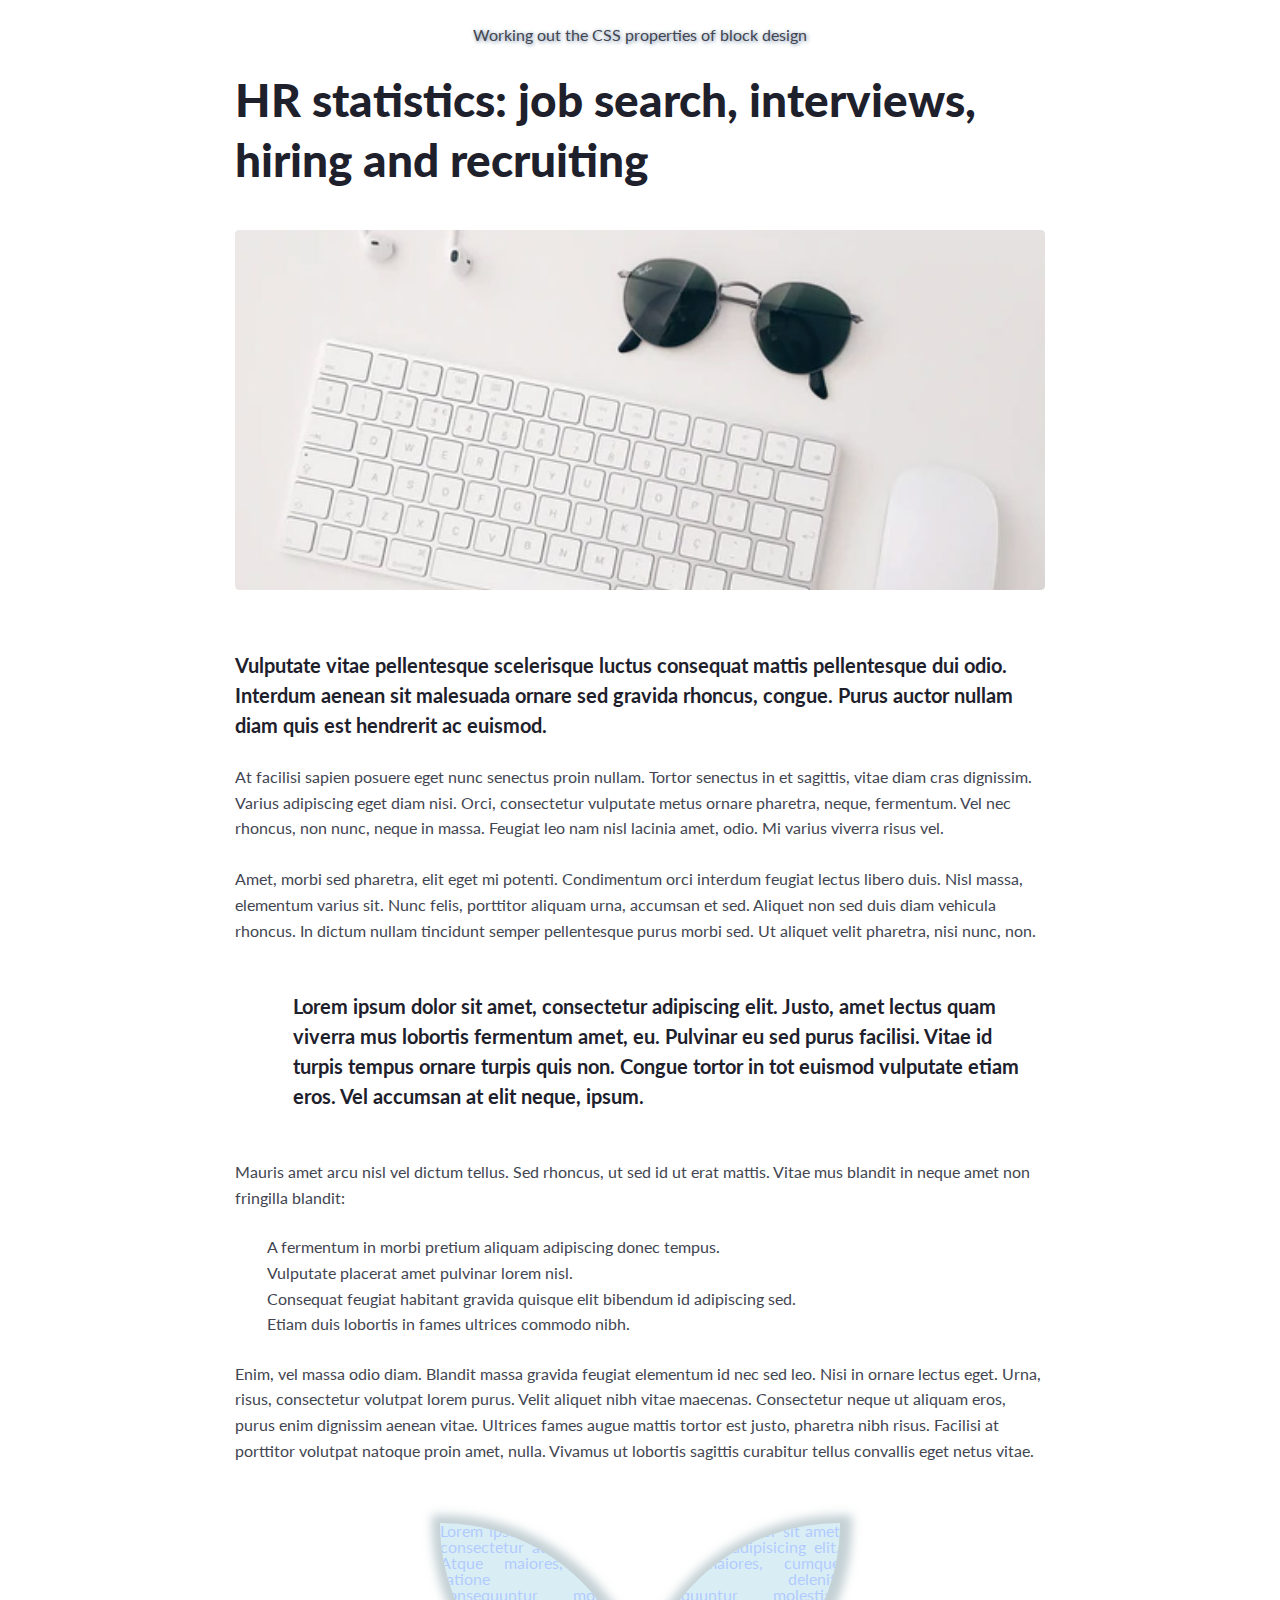
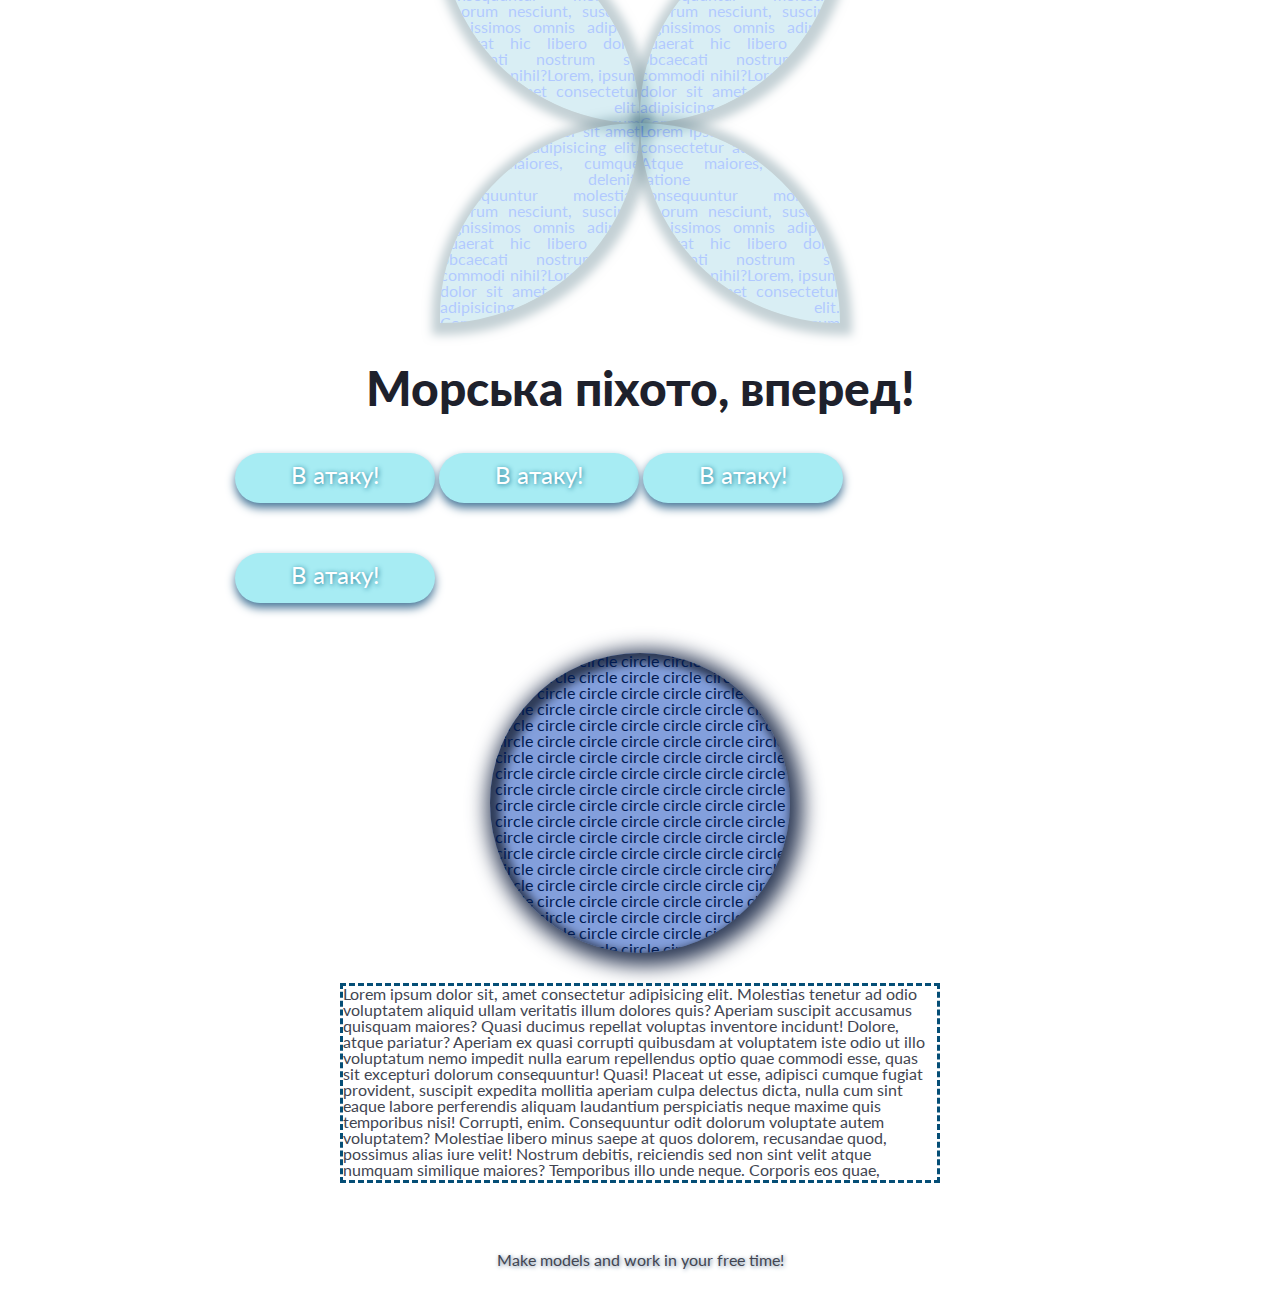
<file: lesson6/index.html>
<!DOCTYPE html>
<html lang="en">
<head>
    <meta charset="UTF-8">
    <meta name="viewport" content="width=device-width, initial-scale=1.0">
    <title>lesson6</title>
    <link rel="stylesheet" href="css/style.css">
</head>
<body>
    <header>Working out the CSS properties of block design</header>
    <main>
        <h1 class="gray">HR statistics: job search,  interviews, hiring and recruiting</h1>
        <img class="photo" src="img/image.jpg" alt="fhoto of keybord">
        <div class="highlighted-text gray">
            <p>Vulputate vitae pellentesque scelerisque luctus consequat mattis pellentesque dui odio. Interdum aenean sit malesuada ornare sed gravida rhoncus, congue. Purus auctor nullam diam quis est hendrerit ac euismod. </p>
        </div>
        <div class="main-text" >
            <p>At facilisi sapien posuere eget nunc senectus proin nullam. Tortor senectus in et sagittis, vitae diam cras dignissim. Varius adipiscing eget diam nisi. Orci, consectetur vulputate metus ornare pharetra, neque, fermentum. Vel nec rhoncus, non nunc, neque in massa. Feugiat leo nam nisl lacinia amet, odio. Mi varius viverra risus vel.</p>
            <p>Amet, morbi sed pharetra, elit eget mi potenti. Condimentum orci interdum feugiat lectus libero duis. Nisl massa, elementum varius sit. Nunc felis, porttitor aliquam urna, accumsan et sed. Aliquet non sed duis diam vehicula rhoncus. In dictum nullam tincidunt semper pellentesque purus morbi sed. Ut aliquet velit pharetra, nisi nunc, non.</p>
        </div>
        <div class="quote gray">
            <p>Lorem ipsum dolor sit amet, consectetur adipiscing elit. Justo, amet lectus quam viverra mus lobortis fermentum amet, eu. Pulvinar eu sed purus  facilisi. Vitae id turpis tempus ornare turpis quis non. Congue tortor in tot euismod vulputate etiam eros. Vel accumsan at elit neque, ipsum.</p>
        </div>
        <div class="list">
            <p>Mauris amet arcu nisl vel dictum tellus. Sed rhoncus, ut sed id ut erat mattis. Vitae mus blandit in neque amet non fringilla blandit:</p>
            <ul>
                <li>A fermentum in morbi pretium aliquam adipiscing donec tempus.</li>
                <li>Vulputate placerat amet pulvinar lorem nisl.</li>
                <li>Consequat feugiat habitant gravida quisque elit bibendum id adipiscing sed.</li>
                <li>Etiam duis lobortis in fames ultrices commodo nibh.</li>
            </ul>
            <p>Enim, vel massa odio diam. Blandit massa gravida feugiat elementum id nec sed leo. Nisi in ornare lectus eget. Urna, risus, consectetur volutpat lorem purus. Velit aliquet nibh vitae maecenas. Consectetur neque ut aliquam eros, purus enim dignissim aenean vitae. Ultrices fames augue mattis tortor est justo, pharetra nibh risus. Facilisi at porttitor volutpat natoque proin amet, nulla. Vivamus ut lobortis sagittis curabitur tellus convallis eget netus vitae.</p>
        </div>
        
        <div class="creative">
            <div class="petal-left text-back">Lorem ipsum, dolor sit amet consectetur adipisicing elit. Atque maiores, cumque ratione deleniti consequuntur molestiae laborum nesciunt, suscipit, dignissimos omnis adipisci quaerat hic libero dolor obcaecati nostrum sit commodi nihil?Lorem, ipsum dolor sit amet consectetur adipisicing elit. Consequuntur, cum asperiores. Rerum neque possimus quia explicabo quod, odio quam recusandae nihil sequi commodi laboriosam numquam est. In veritatis incidunt harum. Lorem ipsum dolor sit amet consectetur adipisicing elit. Pariatur facilis ullam deleniti doloremque voluptas numquam ratione harum suscipit? Consectetur beatae corrupti placeat, aspernatur sapiente exercitationem? Eaque, dolor! Culpa, cupiditate adipisci. Lorem, ipsum dolor sit amet consectetur adipisicing elit. Eveniet, aliquam. Quam praesentium sit recusandae dolore, aspernatur facere, vero fuga unde cumque itaque, laudantium consequuntur? Sed inventore provident obcaecati maxime officiis? Lorem ipsum dolor sit amet consectetur adipisicing elit. Quis ipsum temporibus quae molestiae debitis! Quidem dolore debitis, aspernatur ipsum recusandae perspiciatis optio, nulla tenetur sed natus, quam numquam sunt. Repudiandae. Lorem ipsum dolor, sit amet consectetur adipisicing elit. Officiis atque deserunt consequatur eius dignissimos consequuntur aliquid debitis placeat error, esse, voluptate at odit tempore expedita nemo mollitia? Error, magni ipsum!</div>
            <div class="petal-right text-back">Lorem ipsum, dolor sit amet consectetur adipisicing elit. Atque maiores, cumque ratione deleniti consequuntur molestiae laborum nesciunt, suscipit, dignissimos omnis adipisci quaerat hic libero dolor obcaecati nostrum sit commodi nihil?Lorem, ipsum dolor sit amet consectetur adipisicing elit. Consequuntur, cum asperiores. Rerum neque possimus quia explicabo quod, odio quam recusandae nihil sequi commodi laboriosam numquam est. In veritatis incidunt harum. Lorem ipsum dolor sit amet consectetur adipisicing elit. Pariatur facilis ullam deleniti doloremque voluptas numquam ratione harum suscipit? Consectetur beatae corrupti placeat, aspernatur sapiente exercitationem? Eaque, dolor! Culpa, cupiditate adipisci. Lorem, ipsum dolor sit amet consectetur adipisicing elit. Eveniet, aliquam. Quam praesentium sit recusandae dolore, aspernatur facere, vero fuga unde cumque itaque, laudantium consequuntur? Sed inventore provident obcaecati maxime officiis? Lorem ipsum dolor sit amet consectetur adipisicing elit. Quis ipsum temporibus quae molestiae debitis! Quidem dolore debitis, aspernatur ipsum recusandae perspiciatis optio, nulla tenetur sed natus, quam numquam sunt. Repudiandae. Lorem ipsum dolor, sit amet consectetur adipisicing elit. Officiis atque deserunt consequatur eius dignissimos consequuntur aliquid debitis placeat error, esse, voluptate at odit tempore expedita nemo mollitia? Error, magni ipsum!</div> <br>
            <div class="petal-right text-back">Lorem ipsum, dolor sit amet consectetur adipisicing elit. Atque maiores, cumque ratione deleniti consequuntur molestiae laborum nesciunt, suscipit, dignissimos omnis adipisci quaerat hic libero dolor obcaecati nostrum sit commodi nihil?Lorem, ipsum dolor sit amet consectetur adipisicing elit. Consequuntur, cum asperiores. Rerum neque possimus quia explicabo quod, odio quam recusandae nihil sequi commodi laboriosam numquam est. In veritatis incidunt harum. Lorem ipsum dolor sit amet consectetur adipisicing elit. Pariatur facilis ullam deleniti doloremque voluptas numquam ratione harum suscipit? Consectetur beatae corrupti placeat, aspernatur sapiente exercitationem? Eaque, dolor! Culpa, cupiditate adipisci. Lorem, ipsum dolor sit amet consectetur adipisicing elit. Eveniet, aliquam. Quam praesentium sit recusandae dolore, aspernatur facere, vero fuga unde cumque itaque, laudantium consequuntur? Sed inventore provident obcaecati maxime officiis? Lorem ipsum dolor sit amet consectetur adipisicing elit. Quis ipsum temporibus quae molestiae debitis! Quidem dolore debitis, aspernatur ipsum recusandae perspiciatis optio, nulla tenetur sed natus, quam numquam sunt. Repudiandae. Lorem ipsum dolor, sit amet consectetur adipisicing elit. Officiis atque deserunt consequatur eius dignissimos consequuntur aliquid debitis placeat error, esse, voluptate at odit tempore expedita nemo mollitia? Error, magni ipsum!</div>
            <div class="petal-left text-back">Lorem ipsum, dolor sit amet consectetur adipisicing elit. Atque maiores, cumque ratione deleniti consequuntur molestiae laborum nesciunt, suscipit, dignissimos omnis adipisci quaerat hic libero dolor obcaecati nostrum sit commodi nihil?Lorem, ipsum dolor sit amet consectetur adipisicing elit. Consequuntur, cum asperiores. Rerum neque possimus quia explicabo quod, odio quam recusandae nihil sequi commodi laboriosam numquam est. In veritatis incidunt harum. Lorem ipsum dolor sit amet consectetur adipisicing elit. Pariatur facilis ullam deleniti doloremque voluptas numquam ratione harum suscipit? Consectetur beatae corrupti placeat, aspernatur sapiente exercitationem? Eaque, dolor! Culpa, cupiditate adipisci. Lorem, ipsum dolor sit amet consectetur adipisicing elit. Eveniet, aliquam. Quam praesentium sit recusandae dolore, aspernatur facere, vero fuga unde cumque itaque, laudantium consequuntur? Sed inventore provident obcaecati maxime officiis? Lorem ipsum dolor sit amet consectetur adipisicing elit. Quis ipsum temporibus quae molestiae debitis! Quidem dolore debitis, aspernatur ipsum recusandae perspiciatis optio, nulla tenetur sed natus, quam numquam sunt. Repudiandae. Lorem ipsum dolor, sit amet consectetur adipisicing elit. Officiis atque deserunt consequatur eius dignissimos consequuntur aliquid debitis placeat error, esse, voluptate at odit tempore expedita nemo mollitia? Error, magni ipsum!</div>
        </div>
        <div class="work-with-link">
            <h2 class="gray" >Морська піхото, вперед!</h2>
            <a href="https://youtu.be/GLd_6UaTYKQ" target="_blank" class="assault" > В атаку!</a>
            <a href="https://youtu.be/GLd_6UaTYKQ" target="_blank" class="assault" > В атаку!</a>
            <a href="https://youtu.be/GLd_6UaTYKQ" target="_blank" class="assault" > В атаку!</a>
            <a href="https://youtu.be/GLd_6UaTYKQ" target="_blank" class="assault" > В атаку!</a>
        </div>
        <div class="circle">
            <p>circle circle circle circle circle circle circle circle circle circle circle circle circle circle circle circle circle circle circle circle circle circle circle circle circle circle circle circle circle circle circle circle circle circle circle circle circle circle circle circle circle circle circle circle circle circle circle circle circle circle circle circle circle circle circle circle circle circle circle circle circle circle circle circle circle circle circle circle circle circle circle circle circle circle circle circle circle circle circle circle circle circle circle circle circle circle circle circle circle circle circle circle circle circle circle circle circle circle circle circle circle circle circle circle circle circle circle circle circle circle circle circle circle circle circle circle circle circle circle circle circle circle circle circle circle circle circle circle circle circle circle circle circle circle circle circle circle circle circle circle circle circle circle circle circle circle circle circle circle circle circle circle circle circle circle circle circle circle circle circle circle circle circle circle circle circle circle circle circle circle circle circle circle circle circle circle circle circle circle circle circle circle circle circle circle circle circle circle circle circle circle circle circle circle circle circle circle circle circle circle circle circle circle circle circle circle circle circle circle circle circle circle circle circle circle circle circle circle circle circle circle circle circle circle circle circle circle circle circle circle circle circle circle circle circle circle circle circle circle circle circle circle circle circle circle circle circle circle circle circle circle circle circle circle circle circle circle circle circle circle circle circle circle circle circle circle circle circle circle circle circle circle circle circle circle circle circle circle circle circle circle circle circle circle circle circle circle circle  circle</p>
        </div>
        <div class="scroll">
            <p>Lorem ipsum dolor sit, amet consectetur adipisicing elit. Molestias tenetur ad odio voluptatem aliquid ullam veritatis illum dolores quis? Aperiam suscipit accusamus quisquam maiores? Quasi ducimus repellat voluptas inventore incidunt!
            Dolore, atque pariatur? Aperiam ex quasi corrupti quibusdam at voluptatem iste odio ut illo voluptatum nemo impedit nulla earum repellendus optio quae commodi esse, quas sit excepturi dolorum consequuntur! Quasi! Placeat ut esse, adipisci cumque fugiat provident, suscipit expedita mollitia aperiam culpa delectus dicta, nulla cum sint eaque labore perferendis aliquam laudantium perspiciatis neque maxime quis temporibus nisi! Corrupti, enim.
            Consequuntur odit dolorum voluptate autem voluptatem? Molestiae libero minus saepe at quos dolorem, recusandae quod, possimus alias iure velit! Nostrum debitis, reiciendis sed non sint velit atque numquam similique maiores?
            Temporibus illo unde neque. Corporis eos quae, praesentium at laudantium ducimus doloremque corrupti est ullam quo itaque alias. Distinctio, quod? Adipisci consequuntur eum harum assumenda eveniet! Repellat accusantium animi iure?
            Illum vitae aliquam consequatur ratione eveniet nesciunt, est placeat voluptatem commodi eius cumque voluptas expedita omnis quisquam magnam veritatis exercitationem delectus aperiam aspernatur! Accusamus nobis minima sed, vel nostrum commodi.
            Dolorum tempore et velit! Saepe earum numquam laudantium eum similique dolores non in unde porro rem id, ipsam laborum voluptates repellendus, quod sint cum ea aliquid eaque repellat, doloremque nulla?
            Fuga itaque et minima tempore consequatur animi rerum mollitia debitis odio autem obcaecati natus labore vero, reiciendis ipsa laboriosam, nemo illum exercitationem dicta repudiandae sunt non voluptatibus. Quas, cupiditate consequatur.
            Dolores minus corporis iure corrupti dolore inventore ducimus dolorum odio deserunt laudantium ad sit enim tempora sapiente quod, repellendus cum! Cumque unde et culpa quisquam facilis eos vero quos animi!
            Nobis in suscipit magnam dignissimos eum aperiam totam officiis praesentium, labore natus voluptate unde recusandae quisquam accusantium veniam, voluptatibus earum quia explicabo consectetur. Facere sapiente aut doloribus praesentium assumenda! Iusto.</p>
        </div>
        <div class="watch">
            <p> Lorem ipsum dolor sit amet consectetur adipisicing elit. Laborum deleniti illum eaque esse quia voluptates, porro repellat. Doloribus, soluta sequi vel autem aut eos nihil impedit sed, facere nostrum officiis?</p>
        </div>
    </main>
    <footer>Make models and work in your free time!</footer>
</body>
</html>
</file>
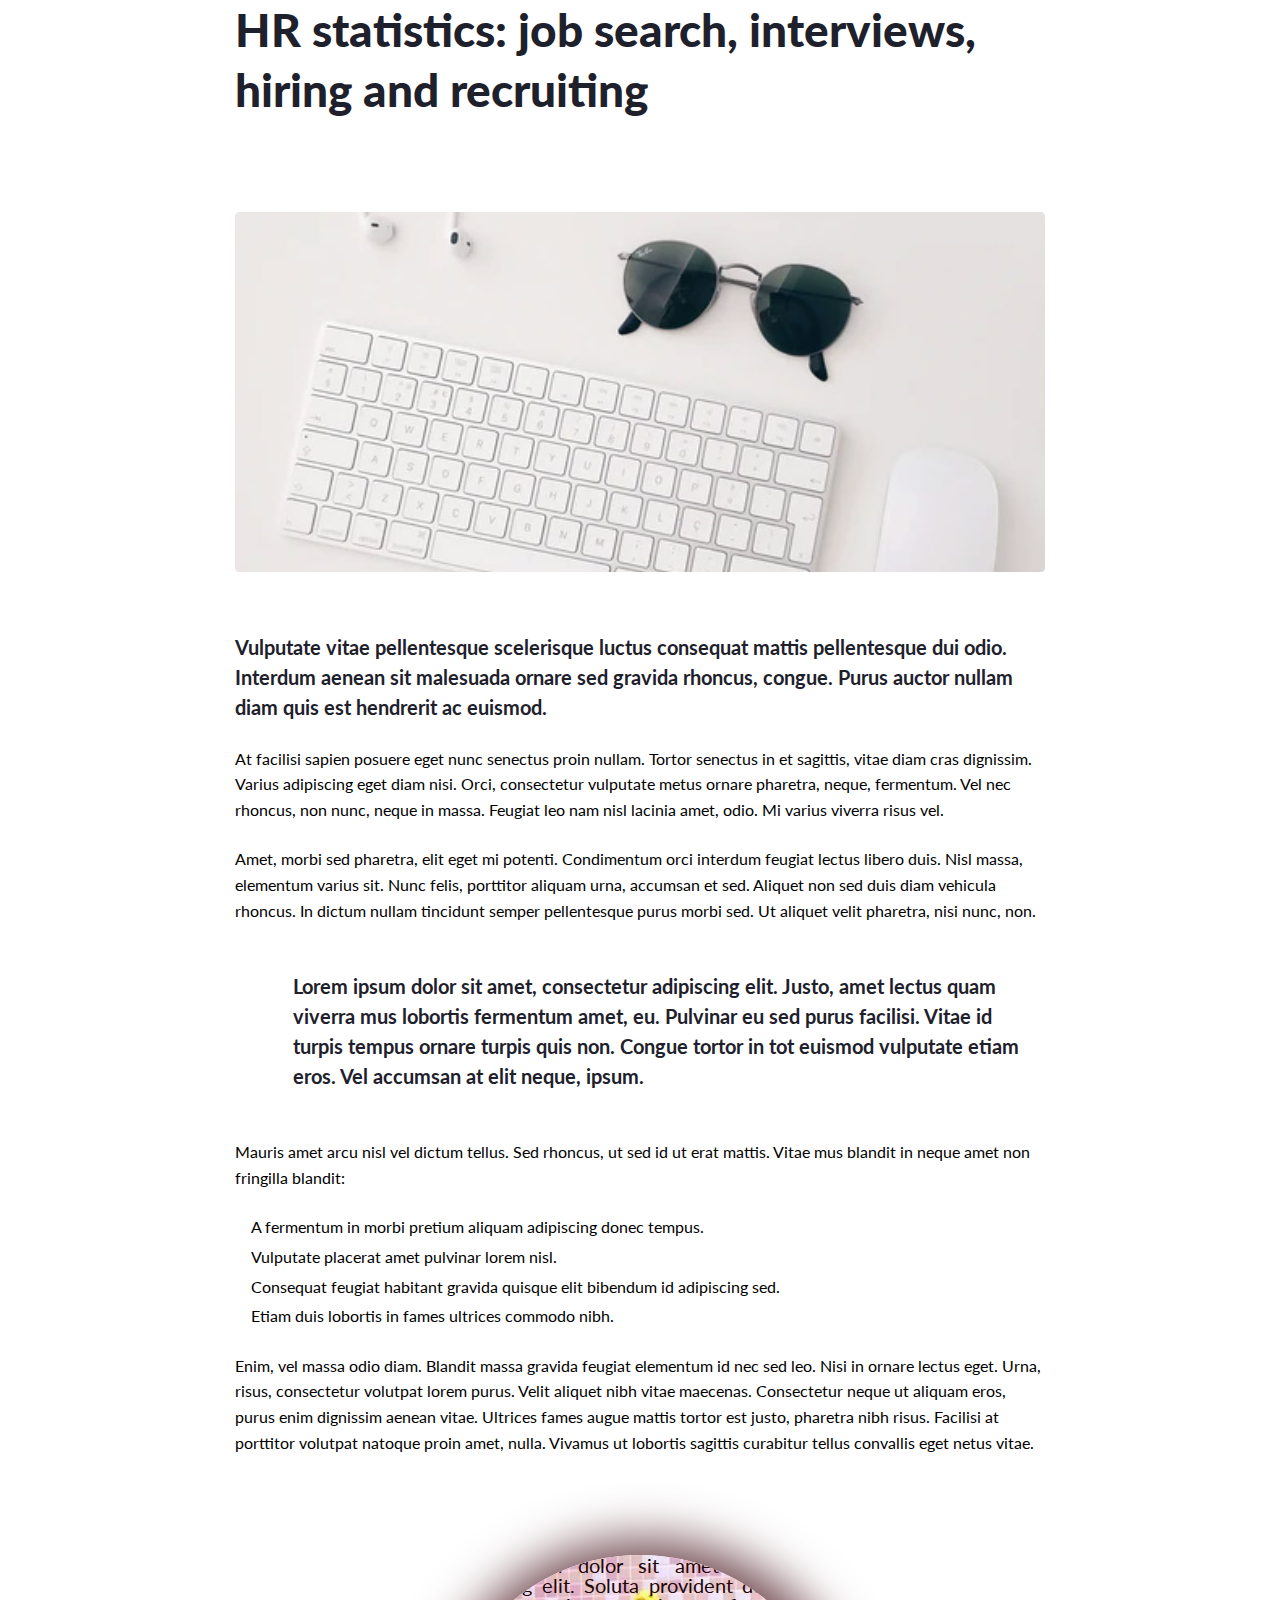
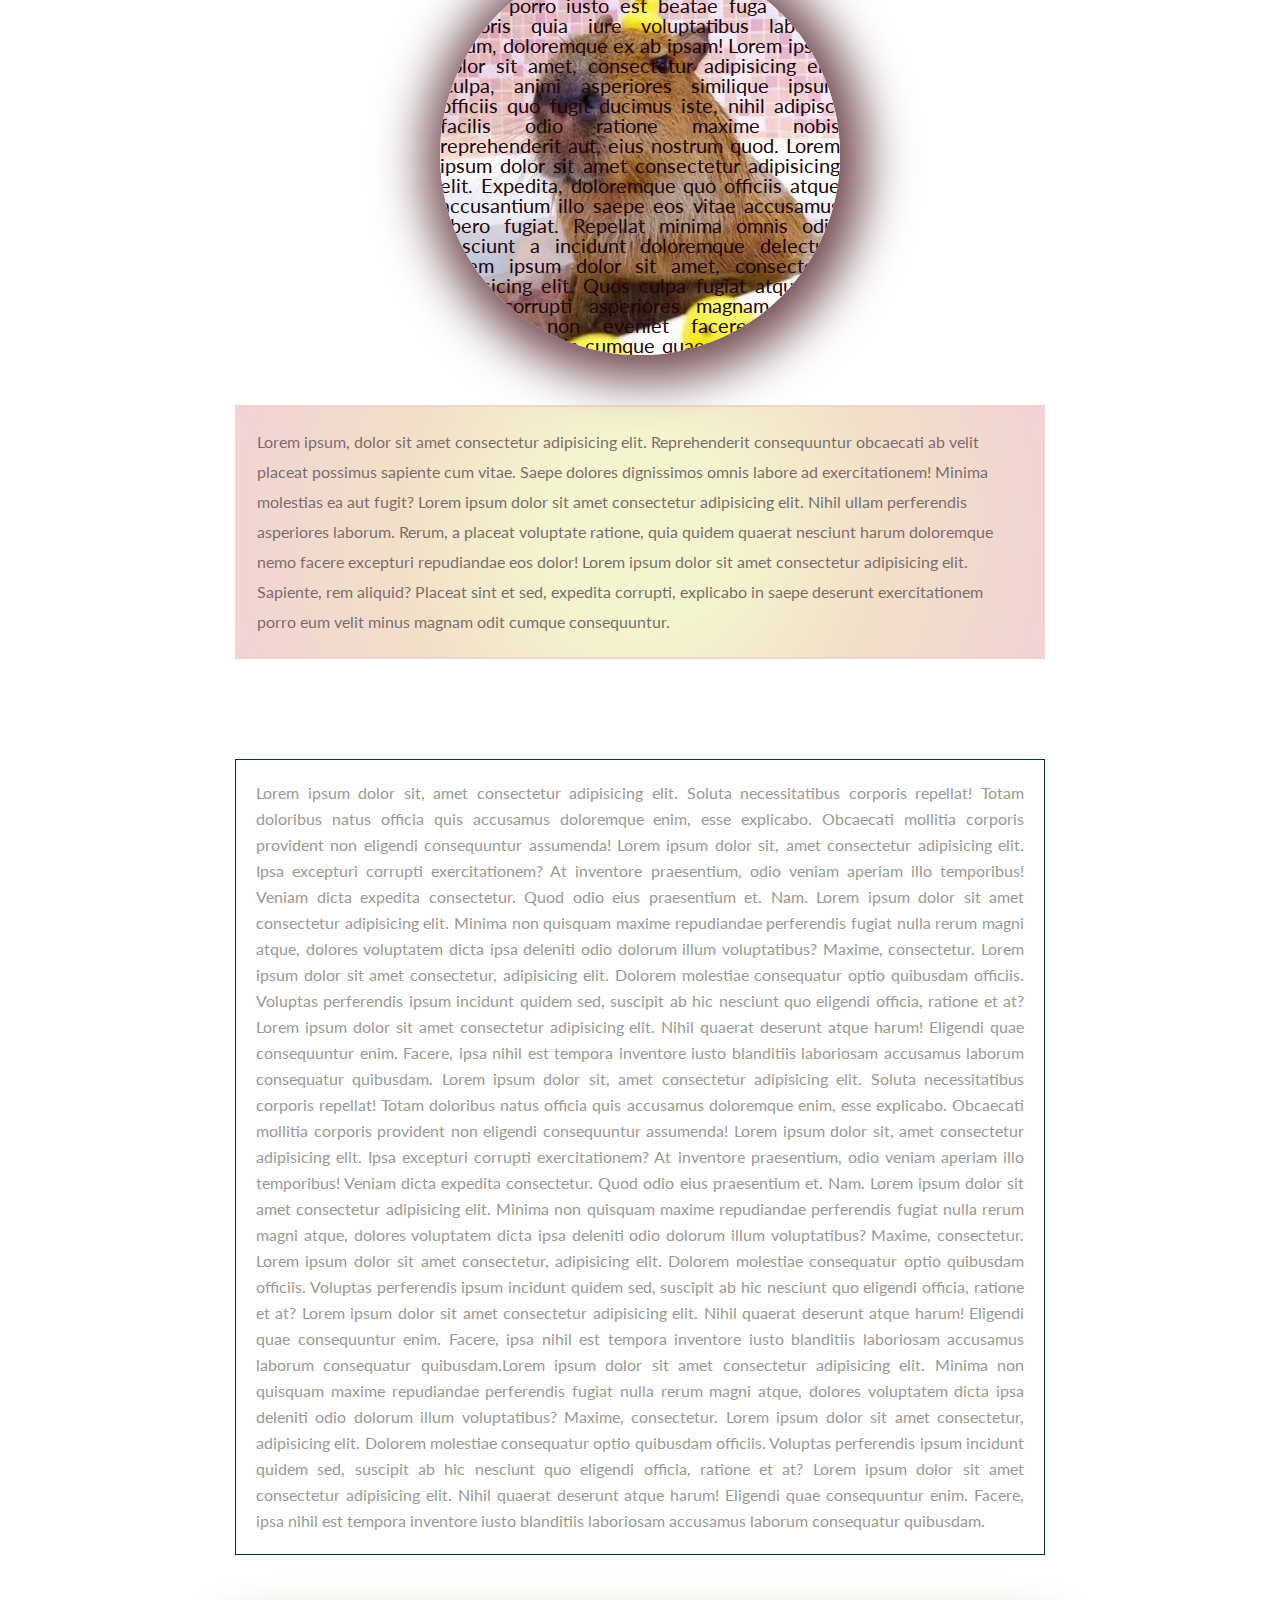
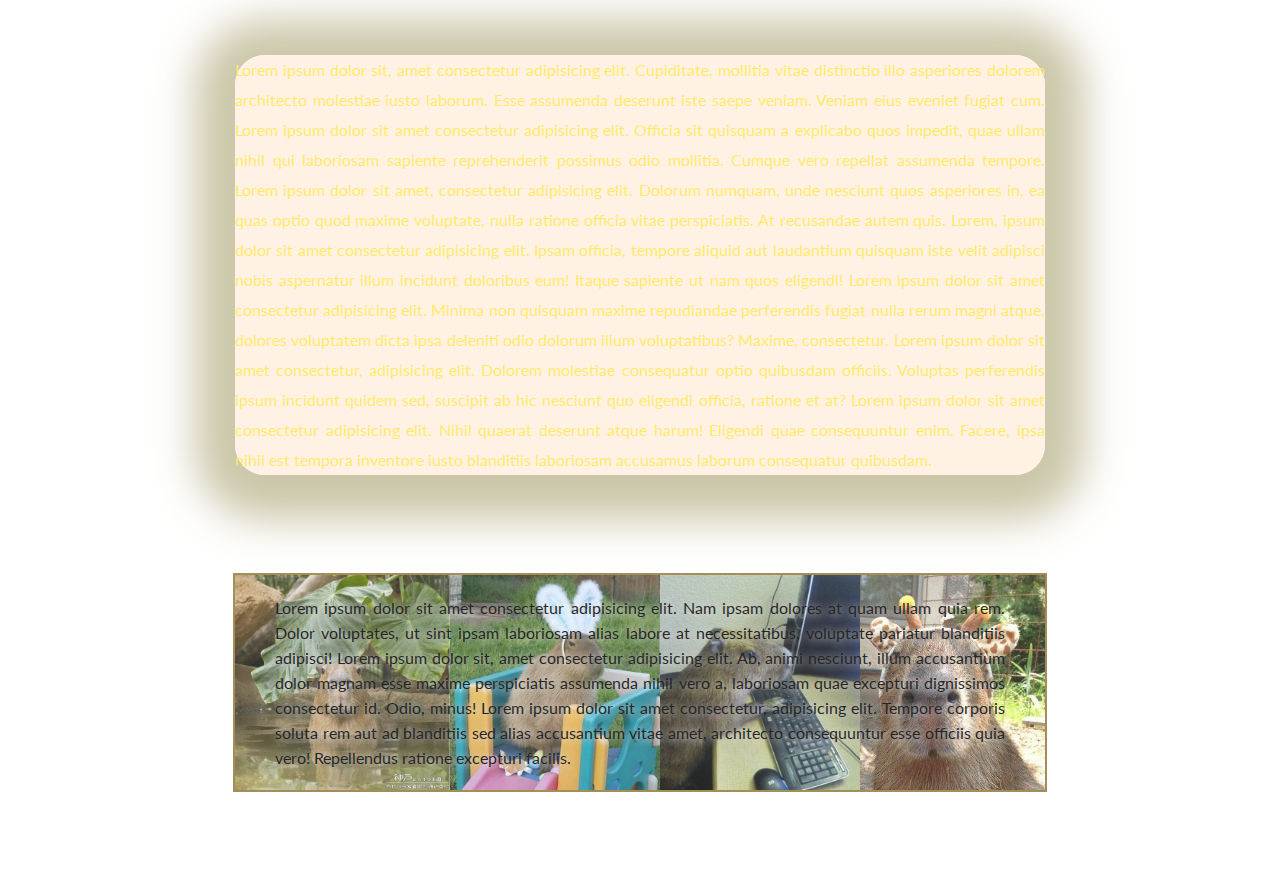
<file: lesson7/index.html>
<!DOCTYPE html>
<html lang="la">

<head>
    <meta charset="UTF-8">
    <meta name="viewport" content="width=device-width, initial-scale=1.0">
    <title>Lesson7</title>
    <link rel="stylesheet" href="css/style.css">
</head>

<body>
    <header>
        <div class="header">
            <div class="header-container">
                <h1 class="header-title color">HR statistics: job search, interviews, hiring and recruiting</h1>
                <img class="header-photo" src="img/image.jpg" alt="photo og keybord">
            </div>
        </div>
    </header>
    <main>
        <div class="main">
            <div class="main-container">
                <div class="highlight-text color">
                    <p>Vulputate vitae pellentesque scelerisque luctus consequat mattis pellentesque dui odio. Interdum
                        aenean sit malesuada ornare sed gravida rhoncus, congue. Purus auctor nullam diam quis est
                        hendrerit ac euismod.</p>
                </div>
                <div class="text-block">
                    <p>At facilisi sapien posuere eget nunc senectus proin nullam. Tortor senectus in et sagittis, vitae
                        diam cras dignissim. Varius adipiscing eget diam nisi. Orci, consectetur vulputate metus ornare
                        pharetra, neque, fermentum. Vel nec rhoncus, non nunc, neque in massa. Feugiat leo nam nisl
                        lacinia amet, odio. Mi varius viverra risus vel.</p>
                    <p>Amet, morbi sed pharetra, elit eget mi potenti. Condimentum orci interdum feugiat lectus libero
                        duis. Nisl massa, elementum varius sit. Nunc felis, porttitor aliquam urna, accumsan et sed.
                        Aliquet non sed duis diam vehicula rhoncus. In dictum nullam tincidunt semper pellentesque purus
                        morbi sed. Ut aliquet velit pharetra, nisi nunc, non.</p>
                </div>
                <div class="quan color">
                    <p>Lorem ipsum dolor sit amet, consectetur adipiscing elit. Justo, amet lectus quam viverra mus
                        lobortis fermentum amet, eu. Pulvinar eu sed purus facilisi. Vitae id turpis tempus ornare
                        turpis quis non. Congue tortor in tot euismod vulputate etiam eros. Vel accumsan at elit neque,
                        ipsum.</p>
                </div>
                <div class="before-list">
                    <p>Mauris amet arcu nisl vel dictum tellus. Sed rhoncus, ut sed id ut erat mattis. Vitae mus blandit
                        in neque amet non fringilla blandit:
                    </p>
                </div>
                <div class="list">
                    <ul>
                        <li>A fermentum in morbi pretium aliquam adipiscing donec tempus.</li>
                        <li>Vulputate placerat amet pulvinar lorem nisl.</li>
                        <li>Consequat feugiat habitant gravida quisque elit bibendum id adipiscing sed.</li>
                        <li>Etiam duis lobortis in fames ultrices commodo nibh.</li>
                    </ul>
                </div>
                <div class="last-text">
                    <p>Enim, vel massa odio diam. Blandit massa gravida feugiat elementum id nec sed leo. Nisi in ornare
                        lectus eget. Urna, risus, consectetur volutpat lorem purus. Velit aliquet nibh vitae maecenas.
                        Consectetur neque ut aliquam eros, purus enim dignissim aenean vitae. Ultrices fames augue
                        mattis tortor est justo, pharetra nibh risus. Facilisi at porttitor volutpat natoque proin amet,
                        nulla. Vivamus ut lobortis sagittis curabitur tellus convallis eget netus vitae.</p>
                </div>
            </div>
        </div>
    </main>
    <footer>
        <div class="footer">
            <div class="footer-container">
                <div class="circle">
                    <p>Lorem ipsum dolor sit amet consectetur adipisicing elit. Soluta provident dolore iste aliquid
                        porro iusto est beatae fuga odit et corporis quia iure voluptatibus laborum ipsum, doloremque ex
                        ab ipsam! Lorem ipsum dolor sit amet, consectetur adipisicing elit. Culpa, animi asperiores
                        similique ipsum officiis quo fugit ducimus iste, nihil adipisci facilis odio ratione maxime
                        nobis reprehenderit aut, eius nostrum quod. Lorem ipsum dolor sit amet consectetur adipisicing
                        elit. Expedita, doloremque quo officiis atque accusantium illo saepe eos vitae accusamus libero
                        fugiat. Repellat minima omnis odio nesciunt a incidunt doloremque delectus. Lorem ipsum dolor
                        sit amet, consectetur adipisicing elit. Quos culpa fugiat atque ea, animi corrupti asperiores
                        magnam autem quisquam non eveniet facere quidem, cupiditate unde cumque quaerat, aliquid ipsa
                        velit. Lorem ipsum dolor sit amet consectetur adipisicing elit. Soluta provident dolore iste
                        aliquid porro iusto est beatae fuga odit et corporis quia iure voluptatibus laborum ipsum,
                        doloremque ex ab ipsam! Lorem ipsum dolor sit amet, consectetur adipisicing elit. Culpa, animi
                        asperiores similique ipsum officiis quo fugit ducimus iste, nihil adipisci facilis odio ratione
                        maxime nobis reprehenderit aut, eius nostrum quod. Lorem ipsum dolor sit amet consectetur
                        adipisicing elit. Expedita, doloremque quo officiis atque accusantium illo saepe eos vitae
                        accusamus libero fugiat. Repellat minima omnis odio nesciunt a incidunt doloremque delectus.
                        Lorem ipsum dolor sit amet, consectetur adipisicing elit. Quos culpa fugiat atque ea, animi
                        corrupti asperiores magnam autem quisquam non eveniet facere quidem, cupiditate unde cumque
                        quaerat, aliquid ipsa velit.
                    </p>
                </div>
                <div class="gradient">
                    <p>
                        Lorem ipsum, dolor sit amet consectetur adipisicing elit. Reprehenderit consequuntur obcaecati
                        ab velit placeat possimus sapiente cum vitae. Saepe dolores dignissimos omnis labore ad
                        exercitationem! Minima molestias ea aut fugit? Lorem ipsum dolor sit amet consectetur
                        adipisicing elit. Nihil ullam perferendis asperiores laborum. Rerum, a placeat voluptate
                        ratione, quia quidem quaerat nesciunt harum doloremque nemo facere excepturi repudiandae eos
                        dolor! Lorem ipsum dolor sit amet consectetur adipisicing elit. Sapiente, rem aliquid? Placeat
                        sint et sed, expedita corrupti, explicabo in saepe deserunt exercitationem porro eum velit minus
                        magnam odit cumque consequuntur.
                    </p>
                </div>
                <div class="peace">
                    <p>
                        Lorem ipsum dolor sit, amet consectetur adipisicing elit. Soluta necessitatibus corporis
                        repellat! Totam doloribus natus officia quis accusamus doloremque enim, esse explicabo.
                        Obcaecati mollitia corporis provident non eligendi consequuntur assumenda! Lorem ipsum dolor
                        sit, amet consectetur adipisicing elit. Ipsa excepturi corrupti exercitationem? At inventore
                        praesentium, odio veniam aperiam illo temporibus! Veniam dicta expedita consectetur. Quod odio
                        eius praesentium et. Nam. Lorem ipsum dolor sit amet consectetur adipisicing elit. Minima non
                        quisquam maxime repudiandae perferendis fugiat nulla rerum magni atque, dolores voluptatem dicta
                        ipsa deleniti odio dolorum illum voluptatibus? Maxime, consectetur. Lorem ipsum dolor sit amet
                        consectetur, adipisicing elit. Dolorem molestiae consequatur optio quibusdam officiis. Voluptas
                        perferendis ipsum incidunt quidem sed, suscipit ab hic nesciunt quo eligendi officia, ratione et
                        at? Lorem ipsum dolor sit amet consectetur adipisicing elit. Nihil quaerat deserunt atque harum!
                        Eligendi quae consequuntur enim. Facere, ipsa nihil est tempora inventore iusto blanditiis
                        laboriosam accusamus laborum consequatur quibusdam. Lorem ipsum dolor sit, amet consectetur
                        adipisicing elit. Soluta necessitatibus corporis repellat! Totam doloribus natus officia quis
                        accusamus doloremque enim, esse explicabo. Obcaecati mollitia corporis provident non eligendi
                        consequuntur assumenda! Lorem ipsum dolor sit, amet consectetur adipisicing elit. Ipsa excepturi
                        corrupti exercitationem? At inventore praesentium, odio veniam aperiam illo temporibus! Veniam
                        dicta expedita consectetur. Quod odio eius praesentium et. Nam. Lorem ipsum dolor sit amet
                        consectetur adipisicing elit. Minima non quisquam maxime repudiandae perferendis fugiat nulla
                        rerum magni atque, dolores voluptatem dicta ipsa deleniti odio dolorum illum voluptatibus?
                        Maxime, consectetur. Lorem ipsum dolor sit amet consectetur, adipisicing elit. Dolorem molestiae
                        consequatur optio quibusdam officiis. Voluptas perferendis ipsum incidunt quidem sed, suscipit
                        ab hic nesciunt quo eligendi officia, ratione et at? Lorem ipsum dolor sit amet consectetur
                        adipisicing elit. Nihil quaerat deserunt atque harum! Eligendi quae consequuntur enim. Facere,
                        ipsa nihil est tempora inventore iusto blanditiis laboriosam accusamus laborum consequatur
                        quibusdam.Lorem ipsum dolor sit amet consectetur adipisicing elit. Minima non quisquam maxime
                        repudiandae perferendis fugiat nulla rerum magni atque, dolores voluptatem dicta ipsa deleniti
                        odio dolorum illum voluptatibus? Maxime, consectetur. Lorem ipsum dolor sit amet consectetur,
                        adipisicing elit. Dolorem molestiae consequatur optio quibusdam officiis. Voluptas perferendis
                        ipsum incidunt quidem sed, suscipit ab hic nesciunt quo eligendi officia, ratione et at? Lorem
                        ipsum dolor sit amet consectetur adipisicing elit. Nihil quaerat deserunt atque harum! Eligendi
                        quae consequuntur enim. Facere, ipsa nihil est tempora inventore iusto blanditiis laboriosam
                        accusamus laborum consequatur quibusdam.
                    </p>
                </div>
                <div class="one-line">
                    <p>Lorem ipsum dolor sit, amet consectetur adipisicing elit. Cupiditate, mollitia vitae distinctio
                        illo asperiores dolorem architecto molestiae iusto laborum. Esse assumenda deserunt iste saepe
                        veniam. Veniam eius eveniet fugiat cum. Lorem ipsum dolor sit amet consectetur adipisicing elit.
                        Officia sit quisquam a explicabo quos impedit, quae ullam nihil qui laboriosam sapiente
                        reprehenderit possimus odio mollitia. Cumque vero repellat assumenda tempore. Lorem ipsum dolor
                        sit amet, consectetur adipisicing elit. Dolorum numquam, unde nesciunt quos asperiores in, ea
                        quas optio quod maxime voluptate, nulla ratione officia vitae perspiciatis. At recusandae autem
                        quis. Lorem, ipsum dolor sit amet consectetur adipisicing elit. Ipsam officia, tempore aliquid
                        aut laudantium quisquam iste velit adipisci nobis aspernatur illum incidunt doloribus eum!
                        Itaque sapiente ut nam quos eligendi! Lorem ipsum dolor sit amet consectetur adipisicing elit.
                        Minima non quisquam maxime repudiandae perferendis fugiat nulla rerum magni atque, dolores
                        voluptatem dicta ipsa deleniti odio dolorum illum voluptatibus? Maxime, consectetur. Lorem ipsum
                        dolor sit amet consectetur, adipisicing elit. Dolorem molestiae consequatur optio quibusdam
                        officiis. Voluptas perferendis ipsum incidunt quidem sed, suscipit ab hic nesciunt quo eligendi
                        officia, ratione et at? Lorem ipsum dolor sit amet consectetur adipisicing elit. Nihil quaerat
                        deserunt atque harum! Eligendi quae consequuntur enim. Facere, ipsa nihil est tempora inventore
                        iusto blanditiis laboriosam accusamus laborum consequatur quibusdam.

                    </p>
                </div>
                <div class="corner">
                    <p>Lorem ipsum dolor sit amet consectetur adipisicing elit. Nam ipsam dolores at quam ullam quia
                        rem. Dolor voluptates, ut sint ipsam laboriosam alias labore at necessitatibus, voluptate
                        pariatur blanditiis adipisci! Lorem ipsum dolor sit, amet consectetur adipisicing elit. Ab,
                        animi nesciunt, illum accusantium dolor magnam esse maxime perspiciatis assumenda nihil vero a,
                        laboriosam quae excepturi dignissimos consectetur id. Odio, minus! Lorem ipsum dolor sit amet
                        consectetur, adipisicing elit. Tempore corporis soluta rem aut ad blanditiis sed alias
                        accusantium vitae amet, architecto consequuntur esse officiis quia vero! Repellendus ratione
                        excepturi facilis.</p>
                </div>
            </div>
        </div>
    </footer>
</body>

</html>
</file>
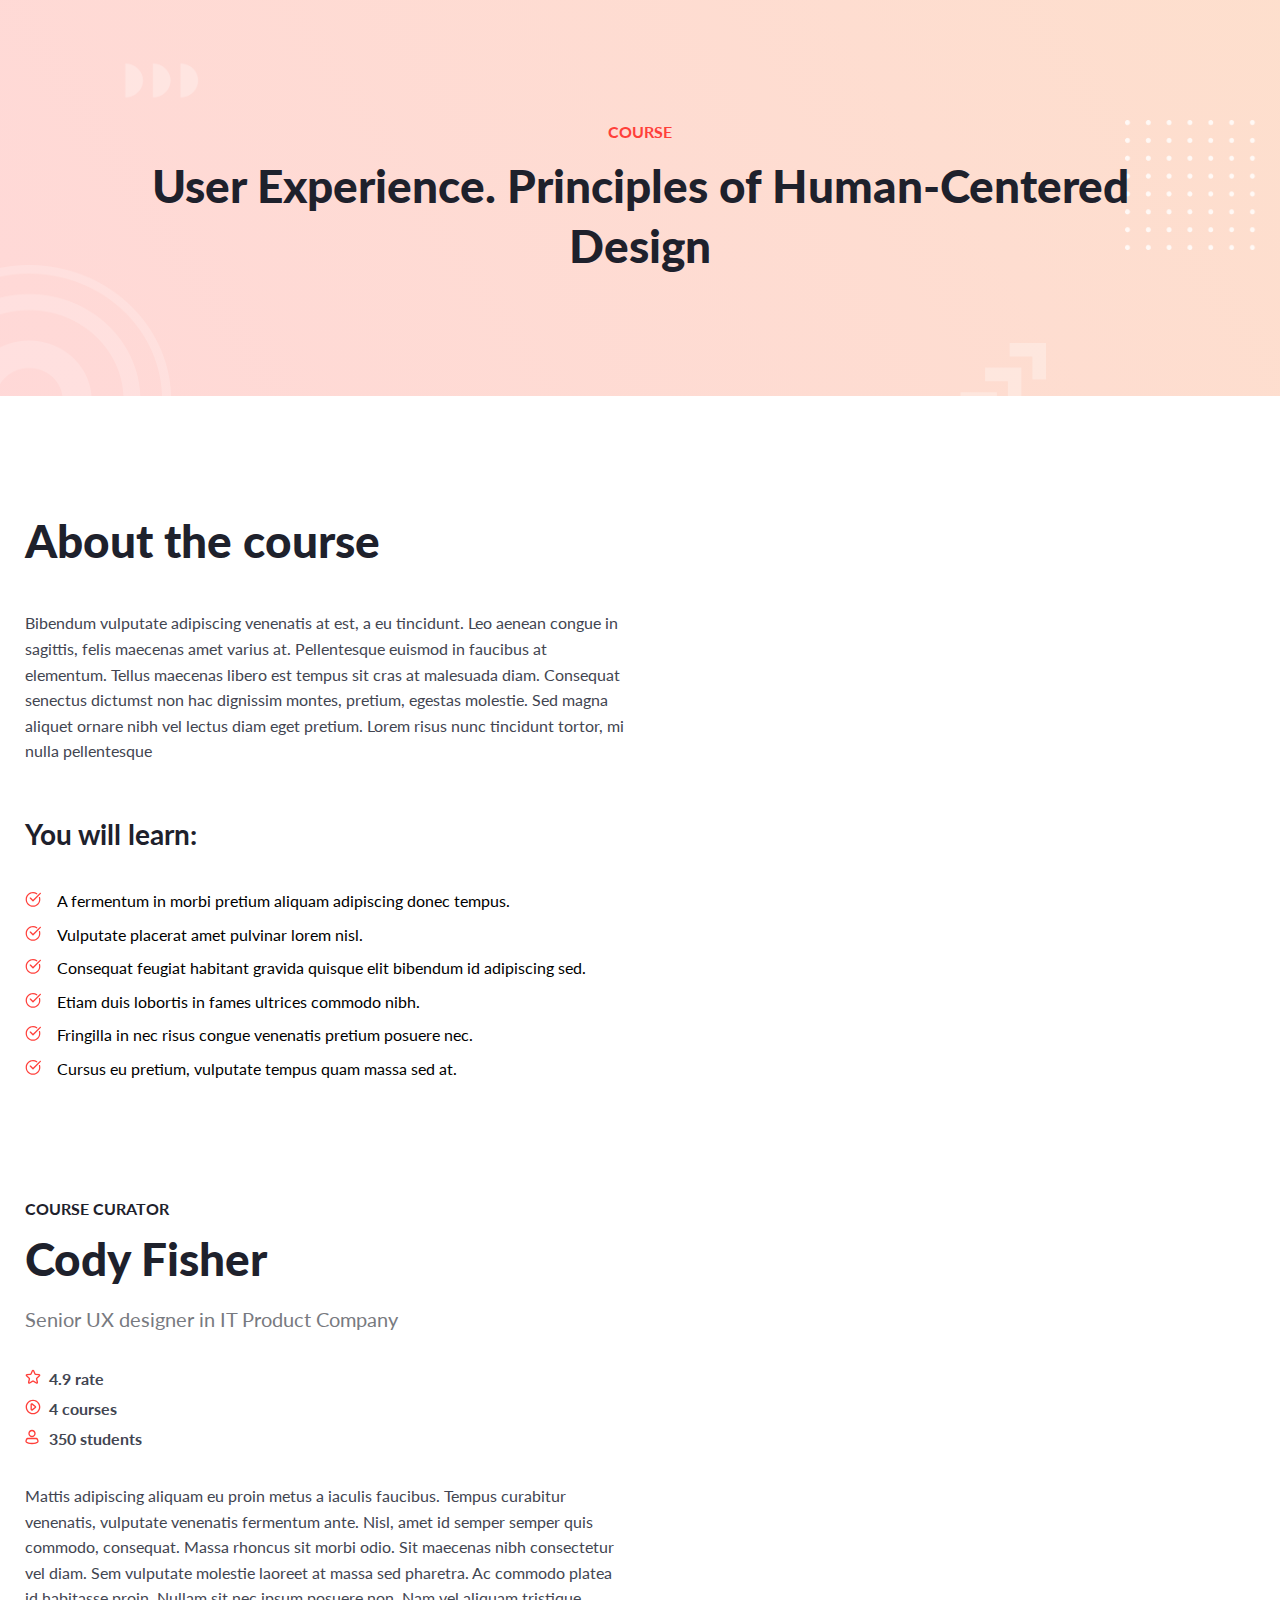
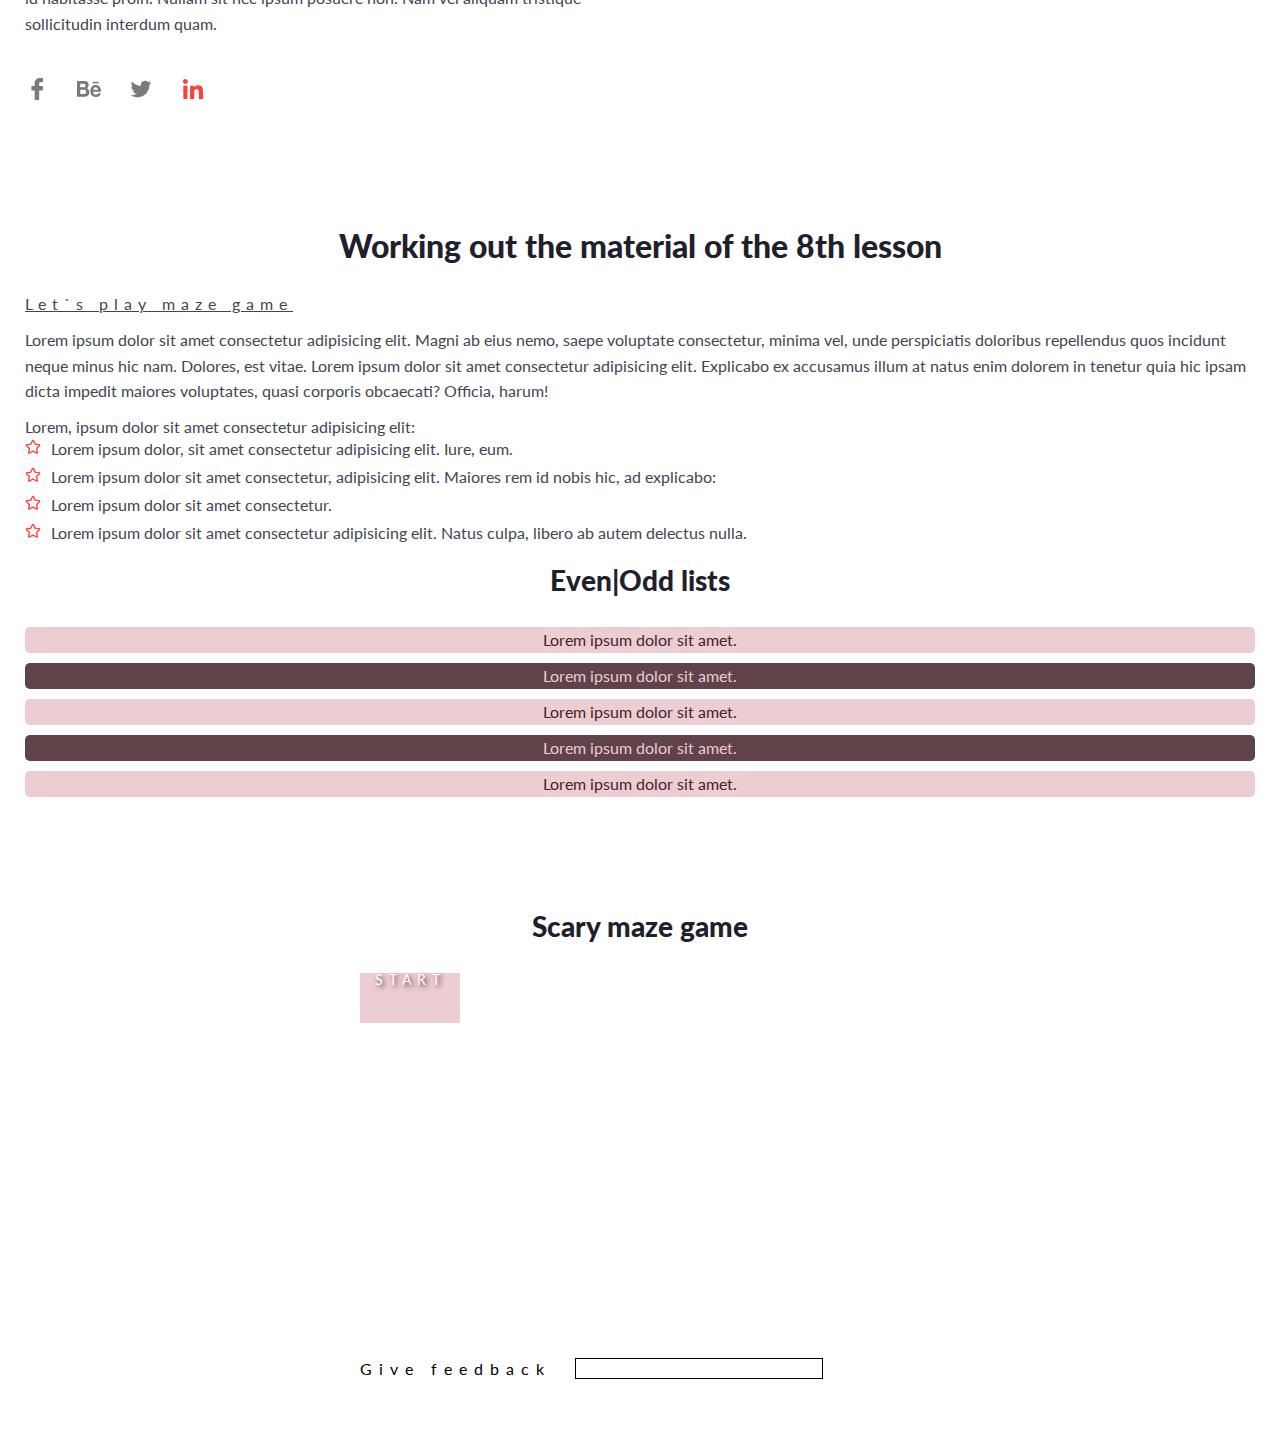
<file: lesson8/index.html>
<!DOCTYPE html>
<html lang="en">

<head>
    <meta charset="UTF-8">
    <meta name="viewport" content="width=device-width, initial-scale=1.0">
    <title>lesson8</title>
    <link rel="stylesheet" href="css/style.css">
</head>

<body>
    <header>
        <div class="header">
            <div class="header-container">
                <h6>course</h6>
                <h1 class="title">User Experience. Principles of Human-Centered Design</h1>
            </div>
        </div>
    </header>
    <main>
        <div class="main">
            <div class="main-container">
                <div class="about-course">
                    <h2>About the course</h2>
                    <p>Bibendum vulputate adipiscing venenatis at est, a eu tincidunt. Leo aenean congue in sagittis,
                        felis maecenas amet varius at. Pellentesque euismod in faucibus at elementum. Tellus maecenas
                        libero est tempus sit cras at malesuada diam. Consequat senectus dictumst non hac dignissim
                        montes, pretium, egestas molestie. Sed magna aliquet ornare nibh vel lectus diam eget pretium.
                        Lorem risus nunc tincidunt tortor, mi nulla pellentesque</p>
                    <h3>You will learn:</h3>
                    <ul class="list-of-knowledge">
                        <li>A fermentum in morbi pretium aliquam adipiscing donec tempus.</li>
                        <li>Vulputate placerat amet pulvinar lorem nisl.</li>
                        <li>Consequat feugiat habitant gravida quisque elit bibendum id adipiscing sed.</li>
                        <li>Etiam duis lobortis in fames ultrices commodo nibh.</li>
                        <li>Fringilla in nec risus congue venenatis pretium posuere nec.</li>
                        <li>Cursus eu pretium, vulputate tempus quam massa sed at.</li>
                    </ul>
                </div>
                <div class="curator-course">
                    <h6>Course curator</h6>
                    <h2>Cody Fisher</h2>
                    <p>Senior UX designer in IT Product Company</p>
                    <ul class="achievement">
                        <li>4.9 rate</li>
                        <li>4 courses</li>
                        <li>350 students</li>
                    </ul>
                    <p>Mattis adipiscing aliquam eu proin metus a iaculis faucibus. Tempus curabitur venenatis,
                        vulputate venenatis fermentum ante. Nisl, amet id semper semper quis commodo, consequat. Massa
                        rhoncus sit morbi odio. Sit maecenas nibh consectetur vel diam. Sem vulputate molestie laoreet
                        at massa sed pharetra. Ac commodo platea id habitasse proin. Nullam sit nec ipsum posuere non.
                        Nam vel aliquam tristique sollicitudin interdum quam. </p>
                    <div class="icons">
                        <a href="https://www.facebook.com/" target="_blank"> <img src="img/Facebook.svg"
                                alt="icon of fecebook"> </a>
                        <a href="https://www.behance.net/" target="_blank"> <img src="img//behance.svg"
                                alt="icon of behence"></a>
                        <a href="https://twitter.com/" target="_blank"> <img src="img/Twitter.svg"
                                alt="icon of twitter"></a>
                        <a href="https://ua.linkedin.com/" target="_blank"> <img src="img/Linked-In.svg"
                                alt="icon of linked-in"></a>
                    </div>
                </div>
            </div>
        </div>
    </main>
    <footer>
        <div class="footer">
            <div class="footer-container">
                <div class="lessons-skill">
                    <h2>Working out the material of the 8th lesson</h2>
                    <p><a href="#game"> Let`s play maze game</a></p>
                    <p>Lorem ipsum dolor sit amet consectetur adipisicing elit. Magni ab eius nemo, saepe voluptate
                        consectetur, minima vel, unde perspiciatis doloribus repellendus quos incidunt neque minus hic
                        nam. Dolores, est vitae. Lorem ipsum dolor sit amet consectetur adipisicing elit. Explicabo ex
                        accusamus illum at natus enim dolorem in tenetur quia hic ipsam dicta impedit maiores
                        voluptates, quasi corporis obcaecati? Officia, harum!</p>
                    <p>Lorem, ipsum dolor sit amet consectetur adipisicing elit:</p>
                    <ul class="lesson-list">
                        <li><a href="https://youtu.be/nuQDEdh1a1E" target="_blank">Lorem ipsum dolor, sit amet consectetur adipisicing elit. Iure,
                                eum.</a>
                        </li>
                        <li><a class="link-custom" href="https://youtu.be/LsbhbKlxUxU" target="_blank">Lorem ipsum dolor sit amet consectetur, adipisicing elit. Maiores rem id nobis
                                hic, ad explicabo:</a>
                            <ul class="second-list">
                                <li> <a href="https://youtu.be/pQIXIpz-gu4" target="_blank">Lorem ipsum dolor sit.</a></li>
                                <li>
                                    <a href="https://youtu.be/F4VdRL0Chik" target="_blank">Lorem ipsum dolor sit.</a>
                                </li>
                                <li>
                                    <a href="https://youtu.be/jRK2rCrM6Q4" target="_blank">Lorem ipsum dolor sit.</a>
                                </li>
                            </ul>
                        </li>
                        <li><a href="https://youtu.be/xlOjWHWzSYM" target="_blank">Lorem ipsum dolor sit amet consectetur.</a></li>
                        <li><a href="https://youtu.be/MpMwC_QkbSU" target="_blank">Lorem ipsum dolor sit amet consectetur adipisicing elit. Natus culpa, libero ab
                                autem delectus nulla.</a>
                        </li>
                    </ul>
                </div>
                <div class="list-even">
                    <h3>Even|Odd lists</h3>
                    <ul>
                        <li>Lorem ipsum dolor sit amet.</li>
                        <li>Lorem ipsum dolor sit amet.</li>
                        <li>Lorem ipsum dolor sit amet.</li>
                        <li>Lorem ipsum dolor sit amet.</li>
                        <li>Lorem ipsum dolor sit amet.</li>
                    </ul>
                </div>
            </div>
        </div>
        <div class="game-container">
            <h3 id="game">Scary maze game</h3>
            <div class="game-block">
                <div class="start item">Start
                    <div class="step-one item-gorizontal"><div class="step-two item">
                        
                    </div></div>
                    <div class="step-three item-gorizontal"></div>
                    <div class="step-four item"></div>
                    <div class="victory">
                        <div class="victory-text">
                            Congratulation!
                        </div>
                    </div>
                </div>
            </div>
            <div class="feedback">
                <label for="input">Give feedback</label>
                <input type="text" id="input" size="25">
            </div>
        </div>
    </footer>
</body>

</html>
</file>
<file: lesson10/css/style.css>
@import url('https://fonts.googleapis.com/css2?family=Lato:wght@400;700;900&display=swap');
*,
*::before,
*::after {
    margin: 0;
    padding: 0;
    border: none;
    box-sizing: border-box;
}
li {
    list-style: none;
}
a {
    color: inherit;
    text-decoration: none;
}
img {
    vertical-align: top;
}
h1,
h2,
h3,
h4,
h5,
h6 {
    font-weight: inherit;
    font-size: inherit;
}
input,
button,
textarea {
    font-family: inherit;
    font-size: inherit;
}
button {
    cursor: pointer;
    color: inherit;
    background-color: inherit;
}
body {
    line-height: 1;
}
body{
    font-family: Lato;
}
.main-first__container{
    max-width: 810px;
    margin: 0 auto;
}
.main-first__title{
    font-weight: 900;
    font-size: 46px;
    line-height: 60px;
    margin-bottom: 92px;
    color: #1E212C;
}
.main-first__image{
    border-radius: 4px;
    margin-bottom: 60px;
}
.main-first__highlight-text{
    font-weight: 700;
    font-size: 20px;
    line-height: 30px;
    color: #1E212C;
    margin-bottom: 26px;
}
.main-first__text p{
    color: #424551;
    line-height: 26px;
    margin-bottom: 24px;
}
.main-first__quote{
    color:#1E212C;
    font-weight: 700;
    font-size: 20px;
    line-height: 30px;
    margin-bottom: 48px;
    padding-left: 58px;
    background: url('../img/icons/braces.svg') 0 0  no-repeat;
}
.main-first__text p,.main-first__list {
    line-height: 26px;
    margin-bottom: 24px;
    color: #424551;
}
.main-first__list li:not(:last-child){
    margin-bottom: 4px;
}
.main-first__list li::before{
    background: url('../img/icons/Vector.svg') 0 0 / 15px 15px no-repeat;
    content:'';
    width: 15px;
    height: 15px;
    display: inline-block;
    margin-right: 16px;

}
.main-first__text--no-margin p {
    margin-bottom: 0px;
}
.title-group__subtitle{
    text-transform: uppercase;
    font-weight: 700;
    letter-spacing: 1px;
    margin-bottom: 8px;
    color: #1E212C;
}
.title-group__title{
    font-weight: 900;
    font-size: 46px;
    line-height: 60px;
    margin-bottom: 40px;
    color: #1E212C;
}
.who-we-are__list{
color: #424551;
margin-bottom: 48px;
}
.who-we-are__item::before{
    background: url('../img/icons/Vector.svg') 0 0/15px 15px no-repeat;
    content: '';
    display: inline-block;
    width: 15px;
    height: 15px;
    margin-right: 16px;
}
.who-we-are__item:not(:last-child){
    margin-bottom: 12px;
}
.who-we-are__image{
    margin-bottom: 24px;
}
.button__text{
    background: linear-gradient(55.95deg, #FF3F3A 0%, #F75E05 100%);
    border-radius: 4px;
    width: 160px;
    display: inline-block;
    text-align: center;
    color: #FFFFFF;
    font-weight: 700;
    font-size: 14px;
    line-height: 44px;
    margin-left: 24px;
    margin-bottom: 50px;
}
.white-button__text{
    color: #FF3F3A;
    border-radius: 4px;
    border: 1px solid #FF3F3A;
    width: 160px;
    display: inline-block;
    font-weight: 700;
    font-size: 14px;
    line-height: 44px;
    margin-left: 24px;
    margin-bottom: 50px;
    text-align: center;
}
.course-item__subject{
    font-size: 14px;
    line-height: 21px;
    color:#FFFFFF;
    background-color: #03CEA4;
    border-radius: 4px;
    text-align: center;
    padding: 1px 8px;
    display: inline-block;
    margin-bottom: 21px;
}
.course-item__subject--blue{
    background-color: #5A87FC;
}
.course-item__subject--orange{
    background-color: #F89828;
}
.course-item__subject--pink{
    background-color: #F52F6E;
}
.course-item__image{
    margin-bottom: 15px;
}
.course-item__title{
    font-weight: 700;
    font-size: 20px;
    line-height: 30px;
    color: #1E212C;
    margin-bottom: 20px;
}
.course-item__price{
    font-weight: 700;
    font-size: 18px;
    line-height: 27px;
    color: #FF4242;
    margin-bottom: 8px;
}
.course-item__teacher{
    font-size: 18px;
    line-height: 27px;
    color: #787A80;
}
.course-item__teacher:not(:last-child){
    margin-bottom: 24px;
}
.main-second__courses{
    margin-bottom: 50px;
}
.title-group--center{
    text-align: center;
}
.benefits__container{
    max-width: 1228px;
    margin: 0 auto;
}
.benefits__label{
    font-weight: 700;
    color: #9A9CA5;
    line-height: 26px;
    display: inline-block;
    padding: 10px 75px;
    border: 1px solid transparent;
    border-radius: 4px;
    margin-bottom: 60px;
}
.benefits__label:hover{
    border: 1px solid #FF3F3A;
    border-radius: 4px;
    color: #FF3F3A;
}
.benefits__title{
    color: #1E212C;
    font-weight: 900;
    font-size: 32px;
    line-height: 42px;
    margin-bottom: 24px;
}
.benefits__text{
    color:#424551;
    line-height: 26px;
    margin-bottom: 135px;
}
</file>
<file: lesson11/css/style.css>
@import url("https://fonts.googleapis.com/css2?family=Raleway:wght@400;900&display=swap");
*,
*::before,
*::after {
    margin: 0;
    padding: 0;
    border: none;
    box-sizing: border-box;
}
li {
    list-style: none;
}
a {
    color: inherit;
    text-decoration: none;
}
img {
    vertical-align: top;
}
h1,
h2,
h3,
h4,
h5,
h6 {
    font-weight: inherit;
    font-size: inherit;
}
input,
button,
textarea {
    font-family: inherit;
    font-size: inherit;
}
button {
    cursor: pointer;
    color: inherit;
    background-color: inherit;
}
body {
    line-height: 1;
}

.wrapper {
    /* overflow: hidden; */
    min-height: 100%;
    position: relative;
}
body {
    font-family: Raleway;
}
.header {
    position: fixed;
    width: 100%;
    top: 0;
    left: 0;
    z-index: 30;
    background-color: #040e51;
    padding: 30px 0px;
    opacity: 0.6;
}
.header__container {
    max-width: 1280px;
    margin: 0 auto;
}
.page {
    padding-top: 100px;
    margin-bottom: 50px;
}
.page__bridge {
    max-width: 1280px;
    min-height: 850px;
    margin: 0 auto;
    background: url("../img/content/image_2022-10-15_21-32-55.png") 0 0 / 100% no-repeat;
    outline: 2px solid #5785a1;
    position: relative;
    box-shadow: 0px 0px 30px 20px #5785a1;
}
.car__truck {
    position: absolute;
    top: 400px;
    left: 300px;
    z-index: 1;
}
.car__driver {
    position: absolute;
    top: 455px;
    left: 465px;
    z-index: 2;
}
.car__toner {
    position: absolute;
    top: 453px;
    left: 453px;
    opacity: 0.8;
    z-index: 3;
}
.car__explosion {
    position: absolute;
    top: 100px;
    left: 190px;
    z-index: 0;
    opacity: 0;
    visibility: hidden;
    transition: all 0.6s ease 0s;
}
.car__dugin {
    position: absolute;
    bottom: 0px;
    left: 4px;
    z-index: 4;
    transition: all 4s ease 0s;
}
.car__poroshenko {
    position: absolute;
    bottom: 0px;
    right: 10px;
    z-index: 5;
}
.car__container:hover .car__explosion {
    opacity: 1;
    visibility: visible;
}
.car__container:hover .car__toner,
.car__container:hover .car__driver {
    visibility: hidden;
    opacity: 0;
}
.car__container:hover .car__truck {
    top: 600px;
    transform: rotate(180deg);
}

.car__dugin:hover {
    transform: rotate(2160deg);
}
.poroshenko__smile {
    position: absolute;
    z-index: 6;
    bottom: 480px;
    right: 125px;
    transform: rotate(-24deg);
    opacity: 0;
    visibility: hidden;
}
.poroshenko:hover .poroshenko__smile {
    transition: all 0.4s ease 0s;
    opacity: 1;
    visibility: visible;
}
.header__menu {
    color: #e8eef6;
}
.menu__item {
    display: inline-block;
    font-size: 24px;
    letter-spacing: 2px;
    position: relative;
    display: inline-block;
    padding: 5px 0px;
}
.sub-menu {
    padding: 20px;
    background-color: #5785a1;
    position: absolute;
    top: 100%;
    left: 0;
    min-width: 200px;
    opacity: 0;
    visibility: hidden;
}
.sub-menu__item:not(:last-child) {
    margin-bottom: 4px;
}
.menu__item:not(:last-child) {
    margin-right: 60px;
}
.menu__item:hover .sub-menu{
    visibility: visible;
    opacity: 1;
}
.menu__item:hover, .sub-menu__item:hover{
    text-decoration: underline;
}
.footer__container{
    max-width: 500px;
    margin: 0 auto;
    margin-bottom: 600px;
}
.pracrice__block {
    padding: 10px 0px;
    text-align: center;
    color: #e8eef6;
    font-size: 20px;
    line-height: 50px;
    letter-spacing: 15px;
    margin-bottom: 10px;
    position: sticky;
    top: 0px;
    z-index: 33;
}
.footer__practice p{
    margin-bottom: 10px;
}
.practice__block--steelblue {
    background-color: #4682b4;
    
}
.practice__block--skyblue {
    background-color: #87ceeb;
}
.practice__block--cornflowerblue {
    background-color: #6495ed;
}
.practice__block--royalblue {
    background-color: #4169e1;
}
</file>
<file: lesson13/css/style.css>
@import url("https://fonts.googleapis.com/css2?family=Montserrat&display=swap");
*,
*::before,
*::after {
    margin: 0;
    padding: 0;
    border: none;
    box-sizing: border-box;
}

li {
    list-style: none;
}

a {
    color: inherit;
    text-decoration: none;
}

img {
    vertical-align: top;
}

h1,
h2,
h3,
h4,
h5,
h6 {
    font-weight: inherit;
    font-size: inherit;
}

input,
button,
textarea {
    font-family: inherit;
    font-size: inherit;
}

button {
    cursor: pointer;
    color: inherit;
    background-color: inherit;
}

body {
    line-height: 1;
}

html,
body {
    height: 100%;
}
.wrapper {
    position: relative;
    overflow: hidden;
    min-height: 100%;
}
body {
    font-family: Montserrat;
    font-size: 30px;
    letter-spacing: 5px;
}

.header__ghost {
    max-width: 200px;
    margin: 0 auto;
    outline: 1px solid #caf1ffe8;
    border-radius: 50px;
    position: relative;
}
.header__ghost::before {
    content: "hover on me";
    position: absolute;
    top: 50%;
    left: 50%;
    transform: translate(-50%, -50%);
    text-align: center;
    color: #c1e7bbe8;
    z-index: -1;
}
.ghost__content {
    background-color: #caf1ffe8;
    margin-bottom: 60px;
    margin-top: 50px;
    border-radius: 50px;
    box-shadow: 0px 0px 20px #5b7680e8;
    opacity: 0;
    visibility: hidden;
    transition: opacity 3s ease 1s, visibility 3s ease 1s, background-color 3s ease 4s;
}
.header__ghost:hover .ghost__content {
    background-color: #c1e7bbe8;
    opacity: 1;
    visibility: visible;
}

.ghost img {
    width: 100%;
}
.main__cars {
    background: url("../img/background.jpg") 0 0 no-repeat;
    margin: 0 auto;
    max-width: 1200px;
    min-height: 675px;
    border-radius: 30px;
    box-shadow: 0px 0px 30px #473723;
    overflow: hidden;
    position: relative;
    margin-bottom: 60px;
}
.cars__metter {
    position: absolute;
    top: 396px;
    left: 100px;
}
.cars__blink {
    position: absolute;
    top: 404px;
    left: 275px;
    animation: blink 1.5s linear 0s infinite normal forwards;
}
.banner__body {
    position: absolute;
    right: 190px;
    top: 180px;
    z-index: 3;
}
.banner__left-support {
    position: absolute;
    right: 480px;
    top: 325px;
    width: 30px;
    height: 217px;
    transform-origin: bottom center;
}
.banner__right-support {
    position: absolute;
    right: 280px;
    top: 325px;
    width: 31px;
    height: 217px;
    transform-origin: bottom center;
}
@keyframes blink {
    0% {
        visibility: visible;
        opacity: 1;
    }
    50% {
        visibility: hidden;
        opacity: 0;
    }
    100% {
        visibility: hidden;
        opacity: 0;
    }
}
@keyframes banner-down {
    0% {
    }
    100% {
        transform: translate(70px, 20px);
    }
}
.banner:hover .banner__body {
    animation: banner-down 0.4s linear 0s 1 normal forwards;
}
@keyframes support-down {
    0% {
    }
    100% {
        transform: rotate(20deg);
    }
}
.banner:hover .banner__left-support,
.banner:hover .banner__right-support {
    animation: support-down 0.4s linear 0s 1 normal forwards;
}
.sheriff-body {
    position: absolute;
    right: -400px;
    bottom: 100px;
    animation: sheriff-go 5s ease 5s 1 normal forwards, sheriff-go 5s ease 20s 1 reverse forwards;
    z-index: 4;
}
@keyframes sheriff-go {
    0% {
        transform: translate(0px, 0px);
    }
    100% {
        transform: translate(-450px, 0px);
    }
}
.sheriff-light {
    position: absolute;
    right: -242px;
    bottom: 260px;
    z-index: 5;
    animation: light 1s linear 0s infinite alternate forwards, sheriff-go 5s ease 5s 1 normal forwards,
        sheriff-go 5s ease 20s 1 reverse forwards;
}
@keyframes light {
    0% {
        opacity: 0;
        visibility: hidden;
    }
    100% {
        opacity: 1;
        visibility: visible;
    }
}
.footer__container {
    margin: 0 auto;
    max-width: 1200px;
    text-align: center;
}
.footer__title {
    font-size: 60px;
    margin-bottom: 40px;
    opacity: 0;
    visibility: hidden;
    animation: show-title 1s linear 10s 1 normal forwards;
}
@keyframes show-title {
    0% {
        transform: translate(0, -50%);
    }
    100% {
        opacity: 1;
        visibility: visible;
        transform: translate(0px, 0px);
    }
}
.footer__text {
    margin-bottom: 20px;
    opacity: 0;
    visibility: hidden;
    animation: show-text 1s linear 10s 1 normal forwards;
}
@keyframes show-text {
    0% {
        transform: translate(0, 50%);
    }
    100% {
        opacity: 1;
        visibility: visible;
        transform: translate(0px, 0px);
    }
}
.footer__image {
    max-width: 200px;
    margin: 0 auto;
    animation: rotate-image 5s linear 0s infinite normal forwards paused;
}
.footer__image img {
    width: 100%;
}
@keyframes rotate-image {
    0% {
    }
    100% {
        transform: rotate(360deg);
    }
}
.footer__image:hover {
    animation-play-state: running;
}
</file>
<file: lesson15/css/style.css>
@import url("https://fonts.googleapis.com/css2?family=Lato:wght@400;700;900&display=swap");

*,
*::before,
*::after {
    margin: 0;
    padding: 0;
    border: none;
    box-sizing: border-box;
}

li {
    list-style: none;
}

a {
    color: inherit;
    text-decoration: none;
}

img {
    vertical-align: top;
}

h1,
h2,
h3,
h4,
h5,
h6 {
    font-weight: inherit;
    font-size: inherit;
}

input,
button,
textarea {
    font-family: inherit;
    font-size: inherit;
}

button {
    cursor: pointer;
    color: inherit;
    background-color: inherit;
}

body {
    line-height: 1;
}

html,
body {
    height: 100%;
}

.wrapper {
    overflow: hidden;
    min-height: 100%;
    position: relative;
    display: flex;
    flex-direction: column;
}

.wrapper>main {
    flex-grow: 1;
}

body {
    font-family: Lato;
    color: #424551;
}

[class*="__container"] {
    max-width: 1260px;
    margin: 0 auto;
    padding-left: 15px;
    padding-right: 15px;
}

.head__container {
    position: relative;
    z-index: 10;
}

.header {
    position: fixed;
    top: 0;
    left: 0;
    width: 100%;
    padding: 20px 0px;
    z-index: 100;

    background: linear-gradient(55.95deg, #ffdad5 0%, #fddecd 100%);
}

.navigation-header__list {
    display: flex;
}

.header__container {
    display: flex;
    align-items: center;
    gap: 60px;
}

.navigation-header {
    flex-grow: 1;
}

.navigation-header__list {
    display: flex;
    flex-wrap: wrap;
    column-gap: 40px;
    row-gap: 10px;
}

.navigation-header__link:hover {
    text-decoration: underline;
}

.accout-user {
    flex-shrink: 0;
    display: flex;
    align-items: center;
    gap: 36px;
    flex-wrap: wrap;
}

.account-user__link,
.navigation-header__link {
    font-weight: 700;
}

.accout-user__register {
    background: url("../img/icons/account-icon.svg") left no-repeat;
    padding-left: 24px;
    font-weight: 700;
    line-height: 1.25;
}

.accout-user__register:hover span {
    text-decoration: underline;
}

.main__head {
    padding-top: 200px;
    padding-bottom: 80px;
    background: linear-gradient(55.95deg, rgba(255, 64, 58, 0.2) 0%, rgba(247, 94, 5, 0.2) 100%);
    margin-bottom: 180px;
    position: relative;
}

.head__right-image {
    display: flex;
}

.head__content {
    flex: 0 0 50%;
    padding-right: 40px;
    align-self: center;
}

.showreel {
    display: inline-flex;
}

.showreel__link {
    font-weight: 700;
    color: #1e212c;
    font-size: 14px;
    line-height: 1.5;
    display: inline-flex;
    align-items: center;
    gap: 16px;
    position: relative;
    margin-bottom: 40px;
}

.showreel__link span:hover {
    text-decoration: underline;
}

.showreel__link::before {
    content: "";
    background: #ff3f3a url("../img/icons/play.svg") center / 14px 14px no-repeat;
    width: 52px;
    height: 52px;
    flex: 0 0 52px;
    border-radius: 50%;
    transition: background-color 0.3s ease 0s;
}

.showreel__link::after {
    content: "";
    width: 84px;
    height: 84px;
    position: absolute;
    background-color: #ff3f3a;
    opacity: 0.12;
    border-radius: 50%;
    top: -16px;
    left: -16px;
    z-index: -1;
    animation: play-anim 2s linear 0s infinite normal forwards;
}

.showreel:hover .showreel__link::before {
    background-color: #ca3530;
}

@keyframes play-anim {
    0% {
        transform: scale(0);
    }

    100% {
        transform: scale(1.5);
        opacity: 0;
    }
}

.head__title {
    font-weight: 900;
    font-size: 64px;
    line-height: 1.3;
    letter-spacing: 1px;
    color: #1e212c;
    margin-bottom: 60px;
}

.head__image img {
    max-width: 107.8%;
    transform: translate(7.8%, 0px);
}

.head__image {
    flex: 1 1 50%;
}

.buttons-head {
    display: flex;
    gap: 24px;
    flex-wrap: wrap;
}

.head__right-image {
    margin-bottom: 190px;
}

.block-bottom {
    display: flex;
    /* flex-wrap: wrap; */
    align-items: center;
    gap: 20px;
    justify-content: space-between;
}

.item-block-bottom {
    display: flex;
    align-items: center;
    gap: 12px;
}

.item-block-bottom__value {
    color: #1e212c;
    font-weight: 900;
    font-size: 46px;
    line-height: 1.3;
}

.item-block-bottom__text {
    line-height: 1.5;
    color: #1e212c;
}

.block-bottom__circle {
    background-color: #ff3f3a;
    flex: 0 0 8px;
    height: 8px;
    border-radius: 50%;
}

.decoration__item-1 {
    background: url("../img/design/arrows.svg") 0 0 no-repeat;
    width: 96px;
    height: 96px;
    position: absolute;
    top: 12.3%;
    left: 4.5%;
}

.decoration__item-2 {
    background: url("../img/design/circles.svg") 0 0 no-repeat;
    position: absolute;
    width: 284px;
    height: 284px;
    bottom: -9%;
    left: -6%;
}

.decoration__item-3 {
    background: url("../img/design/dots.svg") 0 0 no-repeat;
    position: absolute;
    width: 187px;
    height: 137px;
    top: 69.4%;
    right: -1.5%;
}

.decoration__item-4 {
    background: url("../img/design/half-circle.svg") 0 0 no-repeat;
    position: absolute;
    width: 61px;
    height: 61px;
    bottom: 24.1%;
    left: 38.1%;
}

.decoration__item-5 {
    background: url("../img/design/half-circles.svg") 0 0 no-repeat;
    position: absolute;
    width: 88px;
    height: 47px;
    top: 45.1%;
    left: 40.7%;
}

.decoration__item-6 {
    background: url("../img/design/arrows.svg") 0 0 no-repeat;
    width: 96px;
    height: 96px;
    position: absolute;
    top: -2%;
    right: 4%;
    transform: rotate(135deg);
}

.main__who-we-are {
    margin-bottom: 180px;
}

.left-image-block {
    display: flex;
    gap: 120px;
}

.left-image-block__image {
    flex: 0 0 56%;
    border-radius: 4px;
}

.left-image-block__image img {
    max-width: 100%;

}

.left-image-block__content {
    flex: 1 1 auto;
    padding-left: 15px;
}

.left-image-block__subtitle {
    font-weight: 700;
    color: #1E212C;
    text-transform: uppercase;
    letter-spacing: 1px;
    margin-bottom: 8px;
    line-height: 1.5;
}

.left-image-block__title {
    font-weight: 900;
    color: #1E212C;
    font-size: 46px;
    line-height: 1.3;
    margin-bottom: 40px;
}

.left-image-block__list {
    margin-bottom: 48px;
}

.list-left-image-block__item {
    padding-left: 31px;
    position: relative;
    line-height: 1.6;
}

.list-left-image-block__item:not(:last-child) {
    margin-bottom: 12px;
}

.list-left-image-block__item::before {
    content: '';
    background: url('../img/icons/checkmark-list.svg') center no-repeat;
    width: 15px;
    height: 15px;
    display: inline-block;
    position: absolute;
    left: 0px;
    top: 5.6px;
}

.main__who-we-are {
    position: relative;
}

.decoration-who-we-are__item-1 {
    background: url('../img/design/yellow_dots-2.svg') 0 0 / 100% 100% no-repeat;
    position: absolute;
    width: 132.74px;
    height: 181.18px;
    left: -3%;
    top: 11%;
    transform: rotate(37.54deg);
}

.decoration-who-we-are__item-2 {
    background: url('../img/design/yellow-circles.svg') 0 0 no-repeat;
    position: absolute;
    width: 287px;
    height: 287px;
    top: 46%;
    right: -7.4%;
}
.footer{
    background: linear-gradient(55.95deg, rgba(255, 64, 58, 0.2) 0%, rgba(247, 94, 5, 0.2) 100%);
}
.footer__text{
    padding: 20px 0px;
    text-align: center;
    font-weight: 700;
    color: #1E212C;
    text-transform: uppercase;
    letter-spacing: 1px;
    margin-bottom: 8px;
    line-height: 1.5;
}
</file>
<file: lesson15/css/common.css>
.button {
    border-radius: 4px;
    letter-spacing: 0.5px;
    font-weight: 700;
    line-height: 1.25;
    color: #fff;
    display: inline-block;
    padding: 16px 40px;
    position: relative;
    background: linear-gradient(55.95deg, #ff3f3a 0%, #f75e05 100%);
}

.button span {
    position: relative;
    z-index: 2;
}

.button::before {
    content: "";
    position: absolute;
    width: 100%;
    height: 100%;
    top: 0;
    left: 0;
    transition: opacity 0.3s ease 0s;
    opacity: 0;
    border-radius: 4px;
    background: linear-gradient(55.95deg, #ca3530 0%, #c94d05 100%);
}

.button:hover::before {
    opacity: 1;
}

.button--border {
    outline: 1px solid #ff3f3a;
    color: #ff3f3a;
    transition: all 0.3s ease 0s;
    background: transparent;
    padding: 14px 40px;
}

.button--border:hover::before,
.button--border:hover span {
    opacity: 1;
    color: #fff;
}

.button--border:hover::before {
    outline: 1px solid #ca3530;
}
</file>
<file: lesson16/css/style.css>
@import url("https://fonts.googleapis.com/css2?family=Lato:wght@400;700;900&display=swap");
*,
*::before,
*::after {
    margin: 0;
    padding: 0;
    border: none;
    box-sizing: border-box;
}
li {
    list-style: none;
}
a {
    color: inherit;
    text-decoration: none;
}
img {
    vertical-align: top;
}
h1,
h2,
h3,
h4,
h5,
h6 {
    font-weight: inherit;
    font-size: inherit;
}
input,
button,
textarea {
    font-family: inherit;
    font-size: inherit;
    font-weight: inherit;
}
button {
    cursor: pointer;
    color: inherit;
    background-color: inherit;
}
input {
    width: 100%;
}
html,
body {
    height: 100%;
}
body {
    line-height: 1;
}
body {
    font-family: Lato;
    color: #424551;
    line-height: 1.5;
}
.wrapper {
    overflow: hidden;
    min-height: 100%;
    position: relative;

    display: flex;
    flex-direction: column;
}
.wrapper > main {
    flex-grow: 1;
}

[class*="__container"] {
    max-width: 1260px;
    margin: 0 auto;
    padding-left: 15px;
    padding-right: 15px;
}
.head__container {
    position: relative;
    z-index: 10;
}

.header {
    position: fixed;
    top: 0;
    left: 0;
    width: 100%;
    padding: 20px 0px;
    z-index: 100;
    background: linear-gradient(55.95deg, #ffdad5 0%, #fddecd 100%);
}

.navigation-header__list {
    display: flex;
}

.header__container {
    display: flex;
    align-items: center;
    gap: 60px;
}

.navigation-header {
    flex-grow: 1;
}

.navigation-header__list {
    display: flex;
    flex-wrap: wrap;
    column-gap: 40px;
    row-gap: 10px;
}

.navigation-header__link:hover {
    text-decoration: underline;
}

.accout-user {
    flex-shrink: 0;
    display: flex;
    align-items: center;
    gap: 36px;
    flex-wrap: wrap;
}

.account-user__link,
.navigation-header__link {
    font-weight: 700;
}

.accout-user__register {
    background: url("../img/account-icon.svg") left no-repeat;
    padding-left: 24px;
    font-weight: 700;
    line-height: 1.25;
}

.accout-user__register:hover span {
    text-decoration: underline;
}

.main__form {
    padding-top: 120px;
    margin-bottom: 90px;
}
.form-main__content {
    display: flex;
    justify-content: space-between;
    gap: 30px;
}
.form__subtitle {
    color: #1e212c;
    line-height: 1.5;
    letter-spacing: 1px;
    font-weight: 700;
    text-transform: uppercase;
    margin-bottom: 8px;
}
.form__title {
    font-size: 46px;
    color: #1e212c;
    font-weight: 900;
    line-height: 1.3;
    margin-bottom: 40px;
}
.form-main__image {
    flex: 0 1 auto;
    align-self: center;
}
.form-main__inputs {
    flex: 0 1 705px;
}
.form__input-areas {
    display: flex;
    flex-wrap: wrap;
    row-gap: 24px;
    margin: 0 -12.5px;
}

.form__line {
    display: flex;
    flex: 0 0 50%;
    padding: 0 12.5px;
    flex-direction: column;
    gap: 8px;
    position: relative;
}
.form__line--message,
.form__line--radio {
    flex: 0 0 100%;
}
.form__textarea {
    border: 1px solid #d7dadd;
    border-radius: 4px;
    padding: 13px 16px;
    resize: vertical;
    height: 128px;
}
.form__line--checkbox {
    flex-direction: row;
    gap: 12px;
}
#check {
    flex: 0 0 16px;
    width: 16px;
    z-index: -1;
    /* align-self: flex-start;
    padding-left: 5px; */
    position: absolute;
    top: 5px;
    left: 12.5px;
    opacity: 0;
}
.form__line--checkbox label {
    padding-left: 28px;
}
.form__line--checkbox label::before {
    position: absolute;
    top: 5px;
    left: 12.5px;
    content: "";
    width: 16px;
    height: 16px;
    border-radius: 3px;
    background: white;
    border: 1px solid #ff3f3a;
    transition: all 0.3s ease 0s;
}
#check:checked + .form__label--check::before {
    background: #ff3f3a url(../img/icons/check.svg) center no-repeat;
}
.form__input {
    border: 1px solid #d7dadd;
    border-radius: 4px;
    padding: 13px 16px;
}
.form__button span {
    position: relative;
    z-index: 2;
}
.form__button {
    border-radius: 4px;
    letter-spacing: 0.5px;
    font-weight: 700;
    line-height: 1.25;
    color: #fff;
    display: inline-block;
    padding: 16px 40px;
    position: relative;
    background: linear-gradient(55.95deg, #ff3f3a 0%, #f75e05 100%);
}
.form__button::before {
    content: "";
    position: absolute;
    width: 100%;
    height: 100%;
    top: 0;
    left: 0;
    transition: opacity 0.3s ease 0s;
    opacity: 0;
    border-radius: 4px;
    background: linear-gradient(55.95deg, #ca3530 0%, #c94d05 100%);
}
.form__button:hover::before {
    opacity: 1;
}
.button {
    border-radius: 4px;
    letter-spacing: 0.5px;
    font-weight: 700;
    line-height: 1.25;
    color: #fff;
    display: inline-block;
    padding: 16px 40px;
    position: relative;
    background: linear-gradient(55.95deg, #ff3f3a 0%, #f75e05 100%);
}

.button span {
    position: relative;
    z-index: 2;
}

.button::before {
    content: "";
    position: absolute;
    width: 100%;
    height: 100%;
    top: 0;
    left: 0;
    transition: opacity 0.3s ease 0s;
    opacity: 0;
    border-radius: 4px;
    background: linear-gradient(55.95deg, #ca3530 0%, #c94d05 100%);
}

.button:hover::before {
    opacity: 1;
}

.form__radio {
    position: absolute;
    visibility: hidden;
}
.form__label--radio-select {
    padding-left: 28px;
    position: relative;
}
.form__label--radio-select::before {
    position: absolute;
    content: "";
    top: 4px;
    left: 0px;
    width: 16px;
    height: 16px;
    border: 1px solid #ff3f3a;
    border-radius: 50%;
}
.form__label--radio-select::after {
    position: absolute;
    content: "";
    top: 8px;
    left: 4px;
    width: 8px;
    height: 8px;
    border-radius: 50%;
    transition: all 0.3s ease 0s;
}
.form__radio:checked + .form__label--radio-select::after {
    background: #ff3f3a;
}
.form__input:focus,
.form__textarea:focus {
    outline: 1px solid #ebb8b0;
    border: 1px solid transparent;
    box-shadow: 0px 0px 20px #ffdad4;
}
.footer {
    background: linear-gradient(55.95deg, rgba(255, 64, 58, 0.2) 0%, rgba(247, 94, 5, 0.2) 100%);
}
.footer__text {
    padding: 20px 0px;
    text-align: center;
    font-weight: 700;
    color: #1e212c;
    text-transform: uppercase;
    letter-spacing: 1px;
    margin-bottom: 8px;
    line-height: 1.5;
}
</file>
<file: lesson4/css/style.css>
@import url('https://fonts.googleapis.com/css2?family=Roboto:wght@100;400;900&display=swap');
@font-face {
    font-family: 'Larsseit';
    src: url('../fonts/Larsseit-Bold.woff2') format('woff2'),
        url('../fonts/Larsseit-Bold.woff') format('woff');
    font-weight: 700;
    font-style: normal;
    font-display: swap;
}

@font-face {
    font-family: 'Larsseit';
    src: url('../fonts/Larsseit-Medium.woff2') format('woff2'),
        url('../fonts/Larsseit-Medium.woff') format('woff');
    font-weight: 500;
    font-style: normal;
    font-display: swap;
}

@font-face {
    font-family: 'Larsseit';
    src: url('../fonts/Larsseit.woff2') format('woff2'),
        url('../fonts/Larsseit.woff') format('woff');
    font-weight: 400;
    font-style: normal;
    font-display: swap;
}

@font-face {
    font-family: 'Lato';
    src: url('../fonts/Lato-Black.woff2') format('woff2'),
        url('../fonts/Lato-Black.woff') format('woff');
    font-weight: 900;
    font-style: normal;
    font-display: swap;
}

@font-face {
    font-family: 'Lato';
    src: url('../fonts/Lato-Bold.woff2') format('woff2'),
        url('../fonts/Lato-Bold.woff') format('woff');
    font-weight: 700;
    font-style: normal;
    font-display: swap;
}

@font-face {
    font-family: 'Lato';
    src: url('../fonts/Lato-Regular.woff2') format('woff2'),
        url('../fonts/Lato-Regular.woff') format('woff');
    font-weight: 400;
    font-style: normal;
    font-display: swap;
}
*, 
*::before,
*::after{
    margin: 0;
    padding: 0;
    border:0;
    box-sizing: border-box;
}
li{
    list-style: none;
}
a{
    color:inherit;
}
a:link, a:visited{
    text-decoration: none;
}
a:hover{
    text-decoration: none;
}
img{
    vertical-align: top;
}
h1,
h2,
h3,
h4,
h5,
h6{
    font-weight: inherit;
    font-size: inherit;
}
input,
button,
textarea{
    font-family: inherit;
    font-size: inherit;
}
button{
    cursor: pointer;
    color:inherit;
    background-color: inherit;
}
body{
    line-height: 1;
}



*{
    font-family: "Roboto";
    font-weight: 100;
    color: black;
}
span{
    font-family: "Larsseit";
    font-weight: 700;
}
.zmist {font-family: "Lato";
    font-weight: 900;
}
a{ font-family: "Lato";
font-weight: 400;
}
li{
    color: rgb(135, 107, 183);
}
h1{
    font-family: "Lato";
    font-weight: 900;
    font-size: 50px;
    color: rgb(107, 150, 187);
}
h2{
    font-family: "Lato";
    font-weight: 700;
    color: rgb(95, 36, 146);
}
.header, .footer{font-family: "Roboto";
    font-weight: 900;
    color:rgb(88, 50, 4);
}
.etimology-text *{
    color: rgb(85, 72, 170);
}
.kind.block-text p{
    color: rgb(135, 69, 22);
}
.capiba span{
    color:pink;
}
#eating, .eating-text p{
    color:#8FCAB9;
    font-weight: 900;
}
.where-lives > p{
    color: rgb(223, 179, 0);
} 
.where-lives span{
    color:rgb(255, 157, 0);
}
.parag ~ p {
    color: rgb(255, 157, 0);
}
.parag + p{
    color: rgb(191, 149, 104);
}
</file>
<file: lesson5/css/style.css>
@import url("https://fonts.googleapis.com/css2?family=Montserrat+Alternates:ital,wght@0,400;0,700;1,100&display=swap");
@font-face {
    font-family: "CormorantGaramond";
    src: url("../fonts/CormorantGaramond-Regular.woff2") format("woff2"),
        url("../fonts/CormorantGaramond-Regular.woff") format("woff");
    font-weight: 400;
    font-style: normal;
    font-display: swap;
}

@font-face {
    font-family: "CormorantGaramond";
    src: url("../fonts/CormorantGaramond-Bold.woff2") format("woff2"),
        url("../fonts/CormorantGaramond-Bold.woff") format("woff");
    font-weight: 700;
    font-style: normal;
    font-display: swap;
}
*,
*::before,
*::after {
    margin: 0;
    padding: 0;
    border: 0;
    box-sizing: border-box;
}
li {
    list-style: none;
}
a {
    color: inherit;
}
a:link,
a:visited {
    text-decoration: none;
}
a:hover {
    text-decoration: none;
}
img {
    vertical-align: top;
}
h1,
h2,
h3,
h4,
h5,
h6 {
    font-weight: inherit;
    font-size: inherit;
}
input,
button,
textarea {
    font-family: inherit;
    font-size: inherit;
}
button {
    cursor: pointer;
    color: inherit;
    background-color: inherit;
}
body {
    line-height: 1;
}
body {
    font-family: "MontserratAlternates", sans-serif;
    letter-spacing: 1px;
    line-height: 1.2;
}
h2,
h3 {
    font-family: "CormorantGaramond", serif;
    font-weight: 700;
    font-size: 24px;
    color: #6d0d0d;
    text-shadow: 1px 1px 5px #6c3b3bc5;
}
h4 {
    font-family: "CormorantGaramond", serif;
    font-weight: 700;
    font-size: 18px;
    color: #6d0d0d;
    text-shadow: 1px 1px 5px #6c3b3bc5;
}
.main-title {
    font-family: "CormorantGaramond", serif;
    font-weight: 700;
    font-size: 50px;
    text-transform: uppercase;
    color: #750f0f;
    text-align: center;
    letter-spacing: 50px;
    text-shadow: 2px 2px 7px #4c0808;
}
header {
    text-align: center;
    padding: 15px;
    font-family: "MontserratAlternates", sans-serif;
    color: #750f0f;
    font-size: 24px;
    text-shadow: 1px 1px 3px #543131;
    background-color: #c9a9a9af;
}
span {
    text-decoration: line-through;
}
.post-scripton {
    text-align: right;
    font-style: italic;
    padding: 10px;
    text-transform: lowercase;
    color: #82585f;
}
div {
    text-align: justify;
    text-indent: 20px;
}
.photo-roshen {
    margin: 5px 270px;
}
.container.markets-text ~ p {
    background-color: #ba8f8f;
}
.container.army > p {
    background-color: #bda0a4;
}
.excursions-text {
    white-space: nowrap;
}
.list-content li {
    color: #8f3a56;
    text-decoration: underline;
}
#jokes {
    text-shadow: 1px 1px 5px #000000;
}
#market-russia {
    text-decoration: line-through;
}
.russia {
    text-transform: lowercase;
    word-spacing: 15px;
}
span.fabric {
    font-style: italic;
    font-weight: 700;
    text-transform: uppercase;
    text-decoration: none;
    color: #571010;
    text-shadow: 1px 1px 7px #7f7072;
}
.content-list {
    color: #a1064e;
    text-decoration: overline;
}
.corporation,
.list-content,
#units {
    text-align: right;
    padding: 5px 50px 5px 0px;
}
#charity,
#cancer,
.institute,
#army-help,
.army {
    text-align: right;
}
.picture {
    margin: 20px 150px;
}
.videos {
    margin: 20px 450px;
}
#jokes,
.offer {
    text-align: center;
    padding: 15px;
    font-size: 24px;
}
.offer {
    color: #ffffff;
    text-shadow: 2px 2px 5px #5f1e1e;
}
.markets-text {
    text-transform: capitalize;
}
.introduction * {
    text-decoration: underline;
}
.army + p {
    color: #770000;
}
.pie {
    text-decoration: line-through;
}
footer {
    color: #750f0f;
    font-size: 24px;
    text-shadow: 1px 1px 3px #543131;
    background-color: #c9a9a9af;
    text-align: center;
    padding: 30px;
}
</file>
<file: lesson6/css/style.css>
@import url("https://fonts.googleapis.com/css2?family=Cormorant+Garamond:wght@700&family=Lato:wght@400;700;900&display=swap");
*,
*::before,
*::after {
    margin: 0;
    padding: 0;
    border: 0;
    box-sizing: border-box;
}
li {
    list-style: none;
}
a {
    color: inherit;
}
a:link,
a:visited {
    text-decoration: none;
}
a:hover {
    text-decoration: none;
}
img {
    vertical-align: top;
}
h1,
h2,
h3,
h4,
h5,
h6 {
    font-weight: inherit;
    font-size: inherit;
}
input,
button,
textarea {
    font-family: inherit;
    font-size: inherit;
}
button {
    cursor: pointer;
    color: inherit;
    background-color: inherit;
}
body {
    line-height: 1;
}
body {
    font-family: Lato;
    width: 810px;
    margin: 0 auto;
    color: #424551;
}
h1 {
    font-weight: 900;
    font-size: 46px;
    line-height: 59.8px;
    height: 120px;
    margin-bottom: 40px;
}
.photo {
    display: block;
    height: 360px;
    margin-bottom: 60px;
    border-radius: 4px;
}
.highlighted-text {
    font-weight: 700;
    font-size: 20px;
    line-height: 30px;
    margin-bottom: 24px;
}
.main-text p {
    line-height: 25.6px;
    margin-bottom: 25.6px;
}
.quote {
    font-weight: 700;
    font-size: 20px;
    line-height: 30px;
    padding-left: 58px;
    margin: 48px 0px;
}
.gray {
    color: #1e212c;
}
.list {
    line-height: 25.6px;
    margin-bottom: 60px;
}
ul {
    margin: 24px 0px;
    padding-left: 32px;
}
.creative {
    font-size: 0px;
    width: max-content;
    margin: 0 auto;
}
.petal-left {
    display: inline-block;
    width: 200px;
    height: 200px;
    color: #0051ff;
    background-color: #83cadc;
    border-radius: 0% 100% 0% 100% / 0% 100% 0% 100%;
    text-align: justify;
    opacity: 0.3;
    overflow: hidden;
    box-shadow: 2px 2px 10px 10px #3f6977;
}
.petal-right {
    display: inline-block;
    width: 200px;
    height: 200px;
    color: #0051ff;
    background-color: #83cadc;
    border-radius: 100% 0% 100% 0% / 96% 0% 100% 4%;
    text-align: justify;
    opacity: 0.3;
    overflow: hidden;
    box-shadow: 2px 2px 10px 10px #3f6977;
}
.text-back {
    font-size: 16px;
}
h2{
    font-size: 48px;
    font-weight: 900;
    line-height: 30px;
    text-align: center;
    margin: 50px;
}
.assault{
    font-size: 24px;
    text-align: center;
    background-color: #a7ecf3;
    display: inline-block;
    width: 200px;
    height: 50px;
    padding: 10px;
    margin-bottom: 50px;
    color: #ffffff;
    text-shadow: 1px 1px 5px #167694;
    border-radius: 30px;
    box-shadow: 0px 5px 10px  #487799;
}
.assault:hover{
    box-shadow: 0px 2px 10px #487799;
    outline: 2px solid #0499ca ;
}
.scroll{
    width: 600px;
    height: 200px;
    overflow:auto;
    margin: 0 auto;
    margin-bottom: 10px;
    border: 3px dashed #054e76;
    margin-top: 30px;
}
.watch{
    visibility:hidden;
}
.circle{
    text-align: center;
    overflow: hidden;
    background-color: #839fdc;
    width: 300px;
    height: 300px;
    border-radius: 50%;
    margin: 0 auto;
    color: #001a51;
    box-shadow: 5px 5px 20px 8px #2f3c58, inset 5px 5px 10px 5px #2f3c58;
}
header, footer{
    text-align: center;
    font-size: 12pxpx;
    line-height: 30px;
    text-shadow: 1px 1px 4px #6b849e;
    margin: 20px 0px;
}
</file>
<file: lesson7/css/style.css>
@import url("https://fonts.googleapis.com/css2?family=Lato:wght@400;700;900&display=swap");
*,
*::before,
*::after {
    margin: 0;
    padding: 0;
    border: 0;
    box-sizing: border-box;
}
li {
    list-style: none;
}
a {
    color: inherit;
}
a:link,
a:visited {
    text-decoration: none;
}
a:hover {
    text-decoration: none;
}
img {
    vertical-align: top;
}
h1,
h2,
h3,
h4,
h5,
h6 {
    font-weight: inherit;
    font-size: inherit;
}
input,
button,
textarea {
    font-family: inherit;
    font-size: inherit;
}
button {
    cursor: pointer;
    color: inherit;
    background-color: inherit;
}
body {
    line-height: 1;
}

* {
    font-family: Lato;
}
.header-container,
.main-container,
.footer-container {
    max-width: 810px;
    margin: 0 auto;
}
.header-title {
    font-weight: 900;
    font-size: 46px;
    line-height: 59.8px;
    margin-bottom: 92px;
}
.header-photo {
    max-width: 100%;
    border-radius: 4px;
    margin-bottom: 60px;
}
.highlight-text {
    font-weight: 700;
    font-size: 20px;
    line-height: 30px;
    margin-bottom: 24px;
}
.text-block p {
    margin-bottom: 24px;
}
.text-block {
    margin-bottom: 48px;
    line-height: 25.6px;
}
.quan {
    font-weight: 700;
    font-size: 20px;
    line-height: 30px;
    margin-bottom: 48px;
    padding-left: 58px;
}
.before-list {
    margin-bottom: 24px;
    line-height: 25.6px;
}
.list {
    margin-bottom: 24px;
    line-height: 25.6px;
    padding-left: 16px;
}
.list li {
    margin-bottom: 4px;
}
.last-text {
    line-height: 25.6px;
    margin-bottom: 100px;
}
.color {
    color: #1e212c;
}
.circle {
    margin: 0 auto;
    overflow: hidden;
    width: 400px;
    height: 400px;
    font-size: 20px;
    box-shadow: 5px 5px 50px 20px #6f484e;
    border-radius: 50%;
    text-align: justify;
    color: #210606;
    background-image: url("../img/capi.jpg");
    margin-bottom: 50px;
}
.gradient {
    border: 2px solid #e8b7b8;
    color: #210606;
    margin-bottom: 100px;
    padding: 20px;
    background-image: radial-gradient(circle, #eeeeae 23%, #eccca5 57%, #e8b7b8 100%);
    opacity: 60%;
    line-height: 30px;
}
.peace {
    text-align: justify;
    border: 1px solid #07361f;
    padding: 20px;
    color: #999994;
    line-height: 26px;
    background-image: url("../img/1.jpg");
    background-attachment: fixed;
    background-repeat: no-repeat;
    background-position: 50% 50%;
    margin-bottom: 100px;
    background-size: contain;
}
.one-line {
    text-align: justify;
    margin-bottom: 100px;
    line-height: 30px;
    background: url("../img/capibar.jpg") fixed 0 0/150px, #ffe6ccd7;
    opacity: 60%;
    color: #ffdd00;
    box-shadow: 0px 5px 40px 40px #aba372;
    border-radius: 30px;
}
.corner {
    line-height: 25px;
    outline: 2px solid #937b3a;
    padding: 20px 40px;
    margin-bottom: 100px;
    text-align: justify;
    opacity: 85%;
    color:#000000;
    text-shadow: 1px 1px 8px #e2e0e0;
    background: url("../img/corner.jpg") no-repeat 0 0 / auto 100%,
        url("../img/corner-two.jpg") no-repeat 210px 0 / auto 100%,
        url("../img/it-capi.jpg") no-repeat 410px 0 / auto 100%,
        url("../img/capi-ju.jpg") no-repeat bottom right/auto 100%;
}
</file>
<file: lesson8/css/style.css>
@import url("https://fonts.googleapis.com/css2?family=Lato:wght@400;700;900&display=swap");
*,
*::before,
*::after {
    margin: 0;
    padding: 0;
    border: none;
    box-sizing: border-box;
}
li {
    list-style: none;
}
a {
    color: inherit;
    text-decoration: none;
}
img {
    vertical-align: top;
}
h1,
h2,
h3,
h4,
h5,
h6 {
    font-weight: inherit;
    font-size: inherit;
}
input,
button,
textarea {
    font-family: inherit;
    font-size: inherit;
}
button {
    cursor: pointer;
    color: inherit;
    background-color: inherit;
}
body {
    line-height: 1;
}
body {
    font-family: Lato;
}
.header-container {
    max-width: 1020px;
    margin: 0 auto;
    padding: 120px 0px;
}

.header-container *:first-child {
    text-transform: uppercase;
    font-weight: 700;
    line-height: 24px;
    color: #ff3f3a;
    text-align: center;
    margin-bottom: 12px;
}
.title {
    text-align: center;
    font-weight: 900;
    font-size: 46px;
    line-height: 59.8px;
    color: #1e212c;
}
.header {
    background: url("../img/shapes-two.png") no-repeat 80% 120%/110px,
        url("../img/shapes.png") no-repeat 10% 60px/80px 41px, url("../img/dots.png") no-repeat 99% 120px/144px 130px,
        url("../img/circles.png") no-repeat left bottom/171px 131px,
        linear-gradient(55.95deg, rgba(255, 63, 58, 0.2) 0%, rgba(247, 94, 5, 0.2) 100%);
    margin-bottom: 115px;
}
.main-container {
    max-width: 1230px;
    margin: 0 auto;
}
.about-course {
    max-width: 600px;
    margin-bottom: 115px;
}
.about-course h2 {
    font-weight: 900;
    font-size: 46px;
    line-height: 59.8px;
    margin-bottom: 40px;
    color: #1e212c;
}
.about-course p {
    line-height: 25.6px;
    margin-bottom: 49px;
    color: #424551;
}
.about-course h3 {
    font-weight: 700;
    font-size: 28px;
    line-height: 42px;
    color: #1e212c;
    margin-bottom: 29px;
}
.list-of-knowledge li {
    line-height: 25.6px;
}
.list-of-knowledge li:not(:last-child) {
    margin-bottom: 4px;
}
.list-of-knowledge li::before {
    background: url("../img//check.svg") 0 7px no-repeat;
    content: "";
    min-height: 23px;
    height: 16px;
    width: 16px;
    display: inline-block;
    margin-right: 16px;
}
.curator-course {
    max-width: 600px;
    margin-bottom: 115px;
}
.curator-course h6 {
    color: #1e212c;
    font-weight: 700;
    line-height: 24px;
    text-transform: uppercase;
    margin-bottom: 8px;
}
.curator-course h2 {
    color: #1e212c;
    font-weight: 900;
    font-size: 46px;
    line-height: 59.8px;
    margin-bottom: 16px;
}
.curator-course p:first-of-type {
    color: #787a80;
    font-size: 20px;
    line-height: 30px;
    margin-bottom: 32px;
}
.achievement {
    margin-bottom: 32px;
}
.achievement li {
    font-weight: 700;
    line-height: 25.6px;
    color: #424551;
}
.achievement li:not(:last-child) {
    margin-bottom: 4px;
}
.achievement li:nth-child(1)::before {
    background: url("../img/Star.svg") 0 0 no-repeat;
    content: "";
    width: 16px;
    height: 16px;
    margin-right: 8px;
    display: inline-block;
}
.achievement li:nth-child(2)::before {
    background: url("../img//Vector.svg") 0 0 no-repeat;
    content: "";
    width: 16px;
    height: 16px;
    margin-right: 8px;
    display: inline-block;
}
.achievement li:nth-child(3)::before {
    background: url("../img/Vector-two.svg") 0 0 no-repeat;
    content: "";
    width: 16px;
    height: 16px;
    margin-right: 8px;
    display: inline-block;
}
.achievement + p {
    line-height: 25.6px;
    color: #424551;
    margin-bottom: 40px;
}
.icons a {
    display: inline-block;
}
.icons a:not(:last-child) {
    margin-right: 24px;
}
.footer {
}
.footer-container {
    max-width: 1230px;
    margin: 0 auto;
    margin-bottom: 100px;
}
.footer-container h2 {
    color: #1e212c;
    text-align: center;
    font-weight: 900;
    font-size: 32px;
    line-height: 59.8px;
    margin-bottom: 16px;
}
.lessons-skill {
    color: #424551;
}
.lessons-skill p {
    line-height: 25.6px;
}
.lessons-skill p:not(:nth-child(4)) {
    margin-bottom: 10px;
}
.lessons-skill p:nth-child(2){
    text-decoration: underline;
    letter-spacing: 6px;
}
.lesson-list li,
.second-list li {
    margin-bottom: 10px;
}
ul ul {
    margin-left: 20px;
    display: none;
}
ul li:hover ul {
    display: block;
}
ul li:hover a.link-custom {
    display: inline-block;
    margin-bottom: 10px;
}
.lesson-list li::before {
    background: url("../img/Star.svg") 0 0 no-repeat;
    content: "";
    display: inline-block;
    width: 16px;
    height: 16px;
    margin-right: 10px;
}
.second-list {
    counter-reset: item;
}
.second-list li::before {
    background: none;
    counter-increment: item;
    content: counter(item) ")";
    color: #ff3f3a;
}
.second-list li::after{
    content:"(meme)";
    font-size: 8px;
}
.lesson-list a:visited:not(.second-list a){
    color: #ff3f3a;
}
.item{
    background:#ebcdd2;
}
.item-gorizontal{
    width: 560px;
    background:#ebcdd2;
}
.game-block{
    margin-bottom: 80px;
}
.game-container{
    max-width: 560px;
    margin: 0 auto;
}
.game-container h3{
    color: #1e212c;
    text-align: center;
    font-weight: 900;
    font-size: 28px;
    line-height: 59.8px;
    margin-bottom: 16px;
}
#game:target{
    text-shadow:2px 2px 6px #47222a;
    background-color:#ebcdd2 ;
    border-radius: 60px;
}
#game:target::before{
    content: "->";
    color:#47222a;
}
#game:target::after{
    content: "<-";
    color:#47222a;
}
.start{
    width: 100px;
    height: 50px;
    display: inline-block;
    text-transform: uppercase;
    letter-spacing: 6px;
    font-size: 14px;
    text-shadow:2px 2px 5px #47222a;
    color: #ffffff;
    text-align: center;
}
.step-one{
    margin-top: 5px;
    height: 32px;
    display: block;
    visibility: hidden;
    opacity: 0;
}
.start:hover .step-one,.start:hover .step-three,.start:hover .step-four,.start:hover .victory{
    visibility: visible;
    opacity: 1;
}
.step-two{
    width: 15px;
    height: 150px;
    margin-left: 545px;
}
.step-three{
    width:560px;
    height: 15px;
    margin-top: 115px;
    margin-left: 0px;
    visibility: hidden;
    opacity: 0;
}
.start:hover .step-three{
    visibility: visible;
    opacity: 1;
}
.step-four{
    width:8px;
    height: 60px;
    visibility: hidden;
    opacity: 0;
}
.victory{
    width: 5px;
    height: 5px;
    background-color: #832f53;
    visibility: hidden;
    opacity: 0;
}
.victory-text{
    opacity: 0;
    visibility: hidden;
    width: 300px;
    background:linear-gradient(55.95deg, rgba(255, 63, 58, 0.2) 0%, rgba(247, 94, 5, 0.2) 100%);
    color: #ffffff;
    padding: 50px;
    text-transform: uppercase;
    letter-spacing: 6px;
    font-size: 14px;
    text-shadow:2px 2px 5px #47222a;
    border-radius: 50px;
}
.victory:hover .victory-text{
    opacity: 1;
    visibility: visible;
}
label{
    margin-right: 20px;
    letter-spacing: 7px;
}
#input{
    border: black solid 1px;
}
#input:focus{
    box-shadow:2px 2px 10px 10px #47222a ;
}
.feedback{
    margin-bottom: 50px;
}
.list-even h3{
    color: #1e212c;
    text-align: center;
    font-weight: 900;
    font-size: 28px;
    line-height: 59.8px;
    margin-bottom: 16px;
}
.list-even li{
    border-radius: 5px;
    text-align: center;
    margin-bottom: 10px;
    padding: 5px 0;
}
.list-even li:nth-child(odd){
    color: #47222a;
    background-color: #ebcdd2;
}
.list-even li:nth-child(even){
    color: #ebcdd2;
    background-color: #5f4349;
}
</file>
<file: lesson14/css/style.css>
@import url(reset.css);
@import url('https://fonts.googleapis.com/css2?family=Josefin+Sans:wght@400;700&display=swap');

* {
    font-family: 'Josefin Sans';
    font-size: 26px;
}

.header {
    display: flex;
    justify-content: center;
    background-color: #c2eaf7;
}

.header__title {
    padding-top: 50px;
    font-size: 36px;
    margin-bottom: 30px;
}

.page {
    display: flex;
    justify-content: center;
    padding-top: 50px;
}

.page__container {
    width: 800px;
}

.page__flex-trainer-block {
    margin-bottom: 30px;
    position: relative;
}

.flex-trainer-block {
    position: relative;
}

.flex-trainer-block__items {
    height: 100px;
    display: flex;
    background: #c2eaf7;
}

.flex-trainer-block__item {
    padding: 5px;
    border: 3px solid #307186;
}

.flex-trainer-block__title::before {
    content: "Hover to know property";
    position: absolute;
    background-color: #000000;
    padding: 5px;
    border-radius: 5px;
    color: #ffffff;
    top: 0;
    right: 0;
    /* transform: translate(-50%, 0); */
    opacity: 0.5;
    font-size: 12px;
}

.flex-trainer-block__title--no-property::before {
    display: none;
}

.page__container {
    margin-bottom: 50px;
}

.flex-trainer-block__items--display-flex {
    display: flex;
}

.flex-trainer-block__items--display-inline-flex {
    display: inline-flex;
}

.flex-trainer-block__item--more-width {
    width: 300px;
}

/*  */

.flex-trainer-block--wrap:hover .flex-trainer-block__title::before, .flex-trainer-block--wrap:hover .flex-trainer-block__items {
    animation: anim-wrap 4s linear 0s infinite normal forwards;
}

@keyframes anim-wrap {
    0% {
        flex-wrap: nowrap;
        content: "nowrap";
    }

    33% {
        content: "wrap";
        flex-wrap: wrap;
    }

    66% {
        content: "wrap-reverse";
        flex-wrap: wrap-reverse;
    }

    100% {
        content: "nowrap";
        flex-wrap: nowrap;
    }
}

/*  */
.flex-trainer-block--justify-content:hover .flex-trainer-block__title::before, .flex-trainer-block--justify-content:hover .flex-trainer-block__items {
    animation: anim-justify-content 10s linear 0s infinite normal forwards;
}

@keyframes anim-justify-content {
    0% {
        justify-content: center;
        content: "center";
    }

    15% {
        justify-content: flex-start;
        content: "flex-start";
    }

    30% {
        justify-content: flex-end;
        content: "flex-end";
    }

    45% {
        justify-content: space-around;
        content: "space-around";
    }

    60% {
        justify-content: space-evenly;
        content: "space-evenly";
    }

    80% {
        justify-content: space-between;
        content: "space-between";
    }

    100% {
        justify-content: center;
        content: "center";
    }
}

.flex-trainer-block--align-items:hover .flex-trainer-block__items, .flex-trainer-block--align-items:hover .flex-trainer-block__title::before {
    animation: anim-align-items 8s linear 0s infinite normal forwards;
}

@keyframes anim-align-items {
    0% {
        align-items: center;
        content: "center";
    }

    33% {
        align-items: flex-start;
        content: "flex-start";
    }

    66% {
        align-items: flex-end;
        content: "flex-end";
    }

    100% {
        align-items: stretch;
        content: "stretch";
    }
}


.flex-trainer-block--flex-direction:hover .flex-trainer-block__items, .flex-trainer-block--flex-direction:hover .flex-trainer-block__title::before {
    animation: anim-flex-direction 8s linear 0s infinite normal forwards;
}

.flex-trainer-block--flex-direction .flex-trainer-block__items {
    height: 270px;
}

@keyframes anim-flex-direction {
    0% {
        flex-direction: column;
        content: "column";
    }

    33% {
        flex-direction: column-reverse;
        content: "column-reverse";
    }

    66% {
        flex-direction: row;
        content: "row";
    }

    100% {
        flex-direction: row-reverse;
        content: "row-reverse";
    }
}

.flex-trainer-block--align-self:hover .flex-trainer-block__item:nth-child(2), .flex-trainer-block--align-self:hover .flex-trainer-block__title::before {
    animation: anim-align-self 8s linear 0s infinite normal forwards;
}

@keyframes anim-align-self {
    0% {
        align-self: center;
        content: "center";
    }

    33% {
        align-self: flex-end;
        content: "flex-end";
    }

    66% {
        align-self: flex-start;
        content: "flex-start";
    }

    100% {
        align-self: stretch;
        content: "stretch";
    }
}

.flex-trainer-block--grow:hover .flex-trainer-block__item:nth-child(2), .flex-trainer-block--grow:hover .flex-trainer-block__title::before {
    animation: anim-grow 4s linear 0s infinite normal forwards;
}

@keyframes anim-grow {
    0% {
        flex-grow: 0;
        content: "flex-grow: 0";
    }

    25% {
        flex-grow: 0;
        content: "flex-grow: 0";
    }

    50% {
        flex-grow: 1;
        content: "flex-grow: 1";
    }

    75% {
        flex-grow: 1;
        content: "flex-grow: 1";
    }

    100% {
        flex-grow: 0;
        content: "flex-grow: 0";
    }
}

.flex-trainer-block--shrink:hover .flex-trainer-block__item:nth-child(2) {
    animation: anim-shrink 4s linear 0s infinite normal forwards;
    width: 800px;
}

.flex-trainer-block--shrink:hover .flex-trainer-block__title::before {
    animation: anim-shrink 4s linear 0s infinite normal forwards;
}

@keyframes anim-shrink {
    0% {
        flex-shrink: 1;
        content: "flex-shrink: 1";
    }

    25% {
        flex-shrink: 1;
        content: "flex-shrink: 1";
    }

    50% {
        flex-shrink: 0;
        content: "flex-shrink: 0";
    }

    75% {
        flex-shrink: 0;
        content: "flex-shrink: 0";
    }

    100% {
        flex-shrink: 1;
        content: "flex-shrink: 1";
    }
}

.flex-trainer-block--basis:hover .flex-trainer-block__item, .flex-trainer-block--basis:hover .flex-trainer-block__title::before {
    animation: anim-basis 6s linear 0s infinite normal forwards;

}

@keyframes anim-basis {
    0% {
        flex-basis: auto;
        content: "flex-basis: auto";
    }

    15% {
        flex-basis: auto;
        content: "flex-basis: auto";
    }

    30% {
        flex-basis: 25%;
        content: "flex-basis: 25%";
    }

    45% {
        flex-basis: 25%;
        content: "flex-basis: 25%";
    }

    60% {
        flex-basis: 150px;
        content: "flex-basis: 150px";
    }

    85% {
        flex-basis: 150px;
        content: "flex-basis: 150px";
    }

    100% {
        flex-basis: auto;
        content: "flex-basis: auto";
    }
}

.flex-trainer-block--col-gap:hover .flex-trainer-block__items, .flex-trainer-block--col-gap:hover .flex-trainer-block__title::before {
    animation: anim-col-gap 6s linear 0s infinite normal forwards;
}

.flex-trainer-block--col-gap .flex-trainer-block__item {
    flex: 1 1 auto;
    row-gap: 50px;
}

.flex-trainer-block--col-gap .flex-trainer-block__items {
    flex-wrap: wrap;
}

@keyframes anim-col-gap {
    0% {
        column-gap: 0px;
        content: "column-gap: 0px";
    }

    25% {
        column-gap: 0px;
        content: "column-gap: 0px";
    }

    50% {
        column-gap: 25%;
        content: "column-gap: 25%";
    }

    75% {
        column-gap: 25%;
        content: "column-gap: 25%";
    }

    100% {
        column-gap: 0px;
        content: "column-gap: 0px";
    }
}

.flex-trainer-block--row-gap:hover .flex-trainer-block__items, .flex-trainer-block--row-gap:hover .flex-trainer-block__title::before {
    animation: anim-row-gap 6s linear 0s infinite normal forwards;
}

.flex-trainer-block--row-gap .flex-trainer-block__item {
    flex: 1 1 auto;
}

.flex-trainer-block--row-gap .flex-trainer-block__items {
    flex-wrap: wrap;
    flex-direction: column;
}

@keyframes anim-row-gap {
    0% {
        row-gap: 0px;
        content: "column-gap: 0px";
    }

    25% {
        row-gap: 0px;
        content: "column-gap: 0px";
    }

    50% {
        row-gap: 10%;
        content: "column-gap: 10%";
    }

    75% {
        row-gap: 10%;
        content: "column-gap: 10%";
    }

    100% {
        row-gap: 0px;
        content: "column-gap: 0px";
    }
}

.flex-trainer-block--order:hover .flex-trainer-block__item:nth-child(1), .flex-trainer-block--order:hover .flex-trainer-block__title::before {
    animation: anim-order 3s linear 0s infinite normal forwards;
}

.flex-trainer-block--order .flex-trainer-block__item:nth-child(2) {
    order: 2;
}

.flex-trainer-block--order .flex-trainer-block__item:nth-child(3) {
    order: 3;
}

.flex-trainer-block--order .flex-trainer-block__item:nth-child(4) {
    order: 4;
}

.flex-trainer-block__text {
    font-size: 14px;
}

@keyframes anim-order {
    0% {
        order: 1;
        content: "1st element order: 1";
    }

    25% {
        order: 2;
        content: "1st element order: 2";
    }

    50% {
        order: 3;
        content: "1st element order: 3";
    }

    75% {
        order: 4;
        content: "1st element order: 4";
    }

    100% {
        order: 1;
        content: "1st element order: 1";
    }
}

.flex-hack__title {
    margin-bottom: 20px;
}

.flex-hack__row {
    display: flex;
    /* border: 2px solid #307186; */
    flex-wrap: wrap;
    margin: 0 -15px;
}

.flex-hack__column {
    flex: 0 1 25%;
    /* background-color: #c2eaf7; */
    padding: 0 15px;
}

.flex-hack__item {
    font-size: 20px;
    padding: 5px;
    color: #ffffff;
    background-color: #1e3e61;
}

.page__flex-hack {
    margin-bottom: 50px;
}

.block-link * {
    font-size: 16px;
}

.block-link__title {
    font-size: 24px;
}

.block-link__link {
    color: #307186;
}

.block-link {
    display: inline-flex;
    flex-direction: column;
    align-items: flex-start;
    row-gap: 15px;
}

.page__block-link {
    margin-bottom: 50px;
}

.item-cards * {
    font-size: 16px;
}

.cards__title {
    margin-bottom: 30px;
}

.item-cards__title {
    font-size: 20px;
}

.cards__row {
    display: flex;
    flex-direction: row;
    margin: 0 -15px;
}

.cards__column {
    flex: 0 1 33%;
    padding: 0 15px;
}

.item-cards__image img {
    max-width: 100%;
}

.item-cards {
    min-height: 100%;
    background-color: #c2eaf7;
    padding: 15px;
    border-radius: 10px;
}

.item-cards {
    display: flex;
    flex-direction: column;
    row-gap: 15px;
    align-items: flex-start;
}

.item-cards__button {
    background-color: #307186;
    color: #ffffff;
    padding: 5px;
    border-radius: 5px;
    align-self: center;
}

.item-cards__text {
    flex-grow: 1;
}

.page__cards {
    margin-bottom: 30px;
}

.example-cards {
    display: flex;
    flex-direction: column;
    row-gap: 20px;
}

.block-example-cards {
    display: flex;
    flex-direction: row;
    column-gap: 30px;
    align-items: flex-start;
    padding: 10px;
    background-color: #c2eaf7;
    border-radius: 10px;
}

.block-example-cards__image {
    flex: 0 0 10%;
}

.block-example-cards__image img {
    max-width: 100%;
}

.block-example-cards:nth-child(even) {
    flex-direction: row-reverse;
}

.block-example-cards__text {
    font-size: 16px;
    text-align: justify;
}

.footer {
    background-color: #c2eaf7;
    padding: 30px 0;
}

.footer * {
    font-size: 16px;
}

.footer__container {
    max-width: 800px;
    margin: 0 auto;
}
</file>
<file: lesson17/css/style.css>
@import url(reset.css);
@import url(common.css);
@import url("https://fonts.googleapis.com/css2?family=Lato:wght@400;700;900&display=swap");

[class*="__container"] {
    max-width: 1260px;
    margin: 0 auto;
    padding: 0 15px;
}

body {
    font-family: Lato;
    color: #424551;
}

/* -----------Header----------- */
.header {
    position: fixed;
    top: 0;
    left: 0;
    width: 100%;
    z-index: 99;
    /* padding-top: 5px; */
}

.header__container {
    display: flex;
    align-items: center;
    column-gap: 60px;
    background-color: gray;
    padding: 20px 15px;
    border-radius: 0 0 10px 10px;
    background: linear-gradient(55.95deg, #FEDBD2 0%, #FDDECE 100%);
}

.header__logo {
    flex: 0 0 auto;
}

.header__logo img {
    max-width: 100%;
}

.header__navigation {
    flex: 1 1 auto;
}

.navigation-header__list {
    display: flex;
    flex-wrap: wrap;
    column-gap: 40px;
    row-gap: 10px;
}

.navigation-header__link {
    font-weight: 700;
    line-height: 1.6;
}

.user-interaction-header {
    display: flex;
    gap: 36px;
    align-items: center;
    flex-shrink: 0;
}

.user-interaction-header__login-link {
    padding-left: 28px;
    position: relative;
    font-weight: 700;
    line-height: 1.6;
}

.user-interaction-header__login-link::before {
    content: '';
    display: inline-block;
    position: absolute;
    top: 4.04px;
    left: 1.67px;
    width: 16.67px;
    height: 17.92px;
    background: url(../img/icons/account-icon.svg) 0 0 / 100% no-repeat;
}

.user-interaction-header__login-link:hover, .navigation-header__link:hover {
    text-decoration: underline;
}

@media screen and (max-width: 1094px) {
    .header__container {
        padding: 33.2px 15px;
    }

    .user-interaction-header__consultation-button {
        display: none;
    }
}

@media screen and (max-width: 646px) {
    .header__logo {
        flex-basis: 90px;
    }

    .header__container {
        column-gap: 15px;
        justify-content: space-between;
    }
}

@media screen and (max-width: 516px) {
    .user-interaction-header__login-link span {
        display: none;
    }

    .user-interaction-header__login-link::before {
        top: 0px;
        left: 0px;
        transform: translate(0, -50%);
    }
}

/* ---------------Page header---------------- */
.page__header {
    margin-bottom: 180px;
}

.header-page {
    background: linear-gradient(55.95deg, rgba(255, 64, 58, 0.2) 0%, rgba(247, 94, 5, 0.2) 100%);
    position: relative;
}

.header-page__container {
    padding-top: 200px;
    display: flex;
    flex-wrap: wrap;
    row-gap: 189px;
    z-index: 3;
    position: relative;
}

.header-page__column {
    flex: 0 0 50%;
}

.header-page__column--text {
    align-self: center;
}

.header-page__column--image {
    flex: 1 1 50%;
}

.header-page__column--image img {
    max-width: 107.8%;
    transform: translate(7.8%, 0px);
}

.header-page__showreel {
    display: inline-block;
    font-weight: 700;
    font-size: 14px;
    line-height: 1.5;
    padding-left: 68px;
    position: relative;
    margin-bottom: 55px;
    color: #1E212C;
}

.header-page__showreel::before {
    position: absolute;
    top: -16px;
    left: 0;
    width: 52px;
    height: 52px;
    content: '';
    background: #FF3F3A url(../img/icons/play.svg) center no-repeat;
    border-radius: 50%;
    z-index: 5;
}

.header-page__showreel::after {
    position: absolute;
    top: -16px;
    left: 0;
    width: 52px;
    height: 52px;
    content: '';
    background: #FF3F3A;
    border-radius: 50%;
    z-index: 1;
    opacity: 0.2;
    animation: showreel-anim 2s linear 0s infinite forwards normal;
}

@keyframes showreel-anim {
    0% {
        transform: scale(0.1);
    }

    80% {
        opacity: 0.2;
    }

    100% {
        transform: scale(1.6);
        opacity: 0;
    }

}

.header-page__title {
    font-weight: 900;
    font-size: 64px;
    line-height: 1.3;
    letter-spacing: 1px;
    color: #1E212C;
    margin-bottom: 60px;
}

.header-page__buttons {
    display: flex;
    flex-direction: row;
    row-gap: 15px;
    column-gap: 24px;
}

.achivments-header-page {
    padding-bottom: 80px;
    display: flex;
    flex-wrap: wrap;
    justify-content: space-between;
    align-items: center;
}

.achivments-header-page__number {
    font-weight: 900;
    font-size: 46px;
    line-height: 1.3;
    color: #1E212C;
}

.achivments-header-page__text {
    color: #1E212C;
    line-height: 1.6;
}

.achivments-header-page__orange-dot {
    width: 8px;
    height: 8px;
    border-radius: 50%;
    background: #FF3F3A;
}

.header-page__column--achivments {
    flex: 0 0 100%;
}

.achivments-header-page__achivment {
    display: flex;
    flex-direction: row;
    column-gap: 12px;
    flex: 0 0 auto;
    align-items: center;
}

/* design */
.header-page__design-item {
    position: absolute;
    z-index: 1;
}

.header-page__design-item--1 {
    background: url(../img/design/arrows.svg) no-repeat;
    width: 96px;
    height: 96px;
    top: 12.3%;
    left: 4.3%;
}

.header-page__design-item--2 {
    background: url(../img/design/arrows.svg) 0 0 / 100% no-repeat;
    width: 110px;
    height: 110px;
    top: -2%;
    right: 6.2%;
    transform: rotate(135deg);
}

.header-page__design-item--3 {
    background: url(../img/design/circles.svg) no-repeat;
    width: 284px;
    height: 284px;
    left: -5.8%;
    bottom: -9.2%;
}

.header-page__design-item--4 {
    background: url(../img/design/half-circles.svg) no-repeat;
    width: 88px;
    height: 47px;
    left: 40.7%;
    top: 45.1%;
}

.header-page__design-item--5 {
    background: url(../img/design/half-circle.svg) no-repeat;
    width: 61px;
    height: 61px;
    left: 38.2%;
    top: 70.2%;
}

.header-page__design-item--6 {
    background: url(../img/design/dots.svg) no-repeat;
    width: 187px;
    height: 137px;
    right: -1.5%;
    top: 69.4%;
}

@media screen and (max-width: 1300px) {
    .header-page__column--image img {
        max-width: 100%;
        transform: none;
    }
}

@media screen and (max-width: 943px) {
    .header-page__column--image img {
        position: absolute;
        top: 0;
        left: 0;
        width: 100%;
        height: 100%;
        object-fit: cover;
        object-fit: contain;
    }

    .header-page__column--image {
        position: relative;
        padding-bottom: 109.255898%;
    }



    .header-page__column {
        flex: 1 1 100%;
    }

    .header-page__container {
        row-gap: 20px;
    }

    .header-page__title {
        text-align: center;
    }

    .header-page__column--text {
        display: flex;
        flex-direction: column;
        align-items: center;
    }

    .header-page__column--achivments {
        flex-direction: column;
    }

    .header-page {
        margin-bottom: 80px;
    }
}

/* ----------------Who we are---------------- */
.who-we-are-page {
    position: relative;
}

.who-we-are-page__flex-block {
    display: flex;
    flex-direction: row;
    /* column-gap: 135px; */
    position: relative;
    z-index: 3;
    margin: 0 -67.5px;
}

.who-we-are-page__left-image {
    flex: 0 0 57.317%;
    padding: 0 67.5px;
}

.who-we-are-page__content {
    flex: 0 1 auto;
    padding: 0 67.5px;
}

.who-we-are-page__left-image img {
    max-width: 100%;
}

.who-we-are-page__subtitle {
    font-weight: 700;
    line-height: 1.5;
    letter-spacing: 1px;
    color: #1E212C;
    padding-bottom: 8px;
}

.who-we-are-page__title {
    color: #1E212C;
    font-weight: 900;
    font-size: 46px;
    line-height: 1.3;
    padding-bottom: 40px;
}

.who-we-are-page__item-list {
    line-height: 1.6;
    padding-left: 32px;
    position: relative;
    padding-bottom: 22px;
}

.who-we-are-page__item-list:not(:last-child) {
    padding-bottom: 12px;
}

.who-we-are-page__item-list::before {
    content: '';
    background: url(../img/icons/checkmark-list.svg) left center no-repeat;
    left: 0;
    top: 5px;
    width: 16px;
    height: 16px;
    display: inline-block;
    position: absolute;
}

.page__who-we-are {
    margin-bottom: 180px;
}

/* design */
.who-we-are-page__design {
    position: absolute;
    z-index: 1;
}

.who-we-are-page__design--1 {
    background: url(../img/design/yellow_dots-2.svg) 0 0 / 100% no-repeat;
    height: 181.18px;
    width: 132.74px;
    top: 28.5%;
    left: -3.6%;
    transform: rotate(45deg);
}

.who-we-are-page__design--2 {
    background: url(../img/design/yellow-circles.svg) 0 0 / 100% no-repeat;
    height: 287px;
    width: 287px;
    top: 47.5%;
    right: -8.6%;
}

/*  */

@media screen and (max-width: 1094px) {
    .who-we-are-page__flex-block {
        margin: 0 -20px;
    }

    .who-we-are-page__left-image {
        padding: 0 20px;
    }

    .who-we-are-page__content {
        padding: 0 20px;
    }
}

@media screen and (max-width: 780px) {
    .who-we-are-page__flex-block {
        flex-direction: column-reverse;
        align-items: center;
        row-gap: 40px;
    }

    /* .who-we-are-page__subtitle, .who-we-are-page__title {
        text-align: center;
    } */
    .who-we-are-page__content {
        display: flex;
        flex-direction: column;
        align-items: center;
    }

    .who-we-are-page__design--1 {
        opacity: 0.2;
    }
}
</file>
